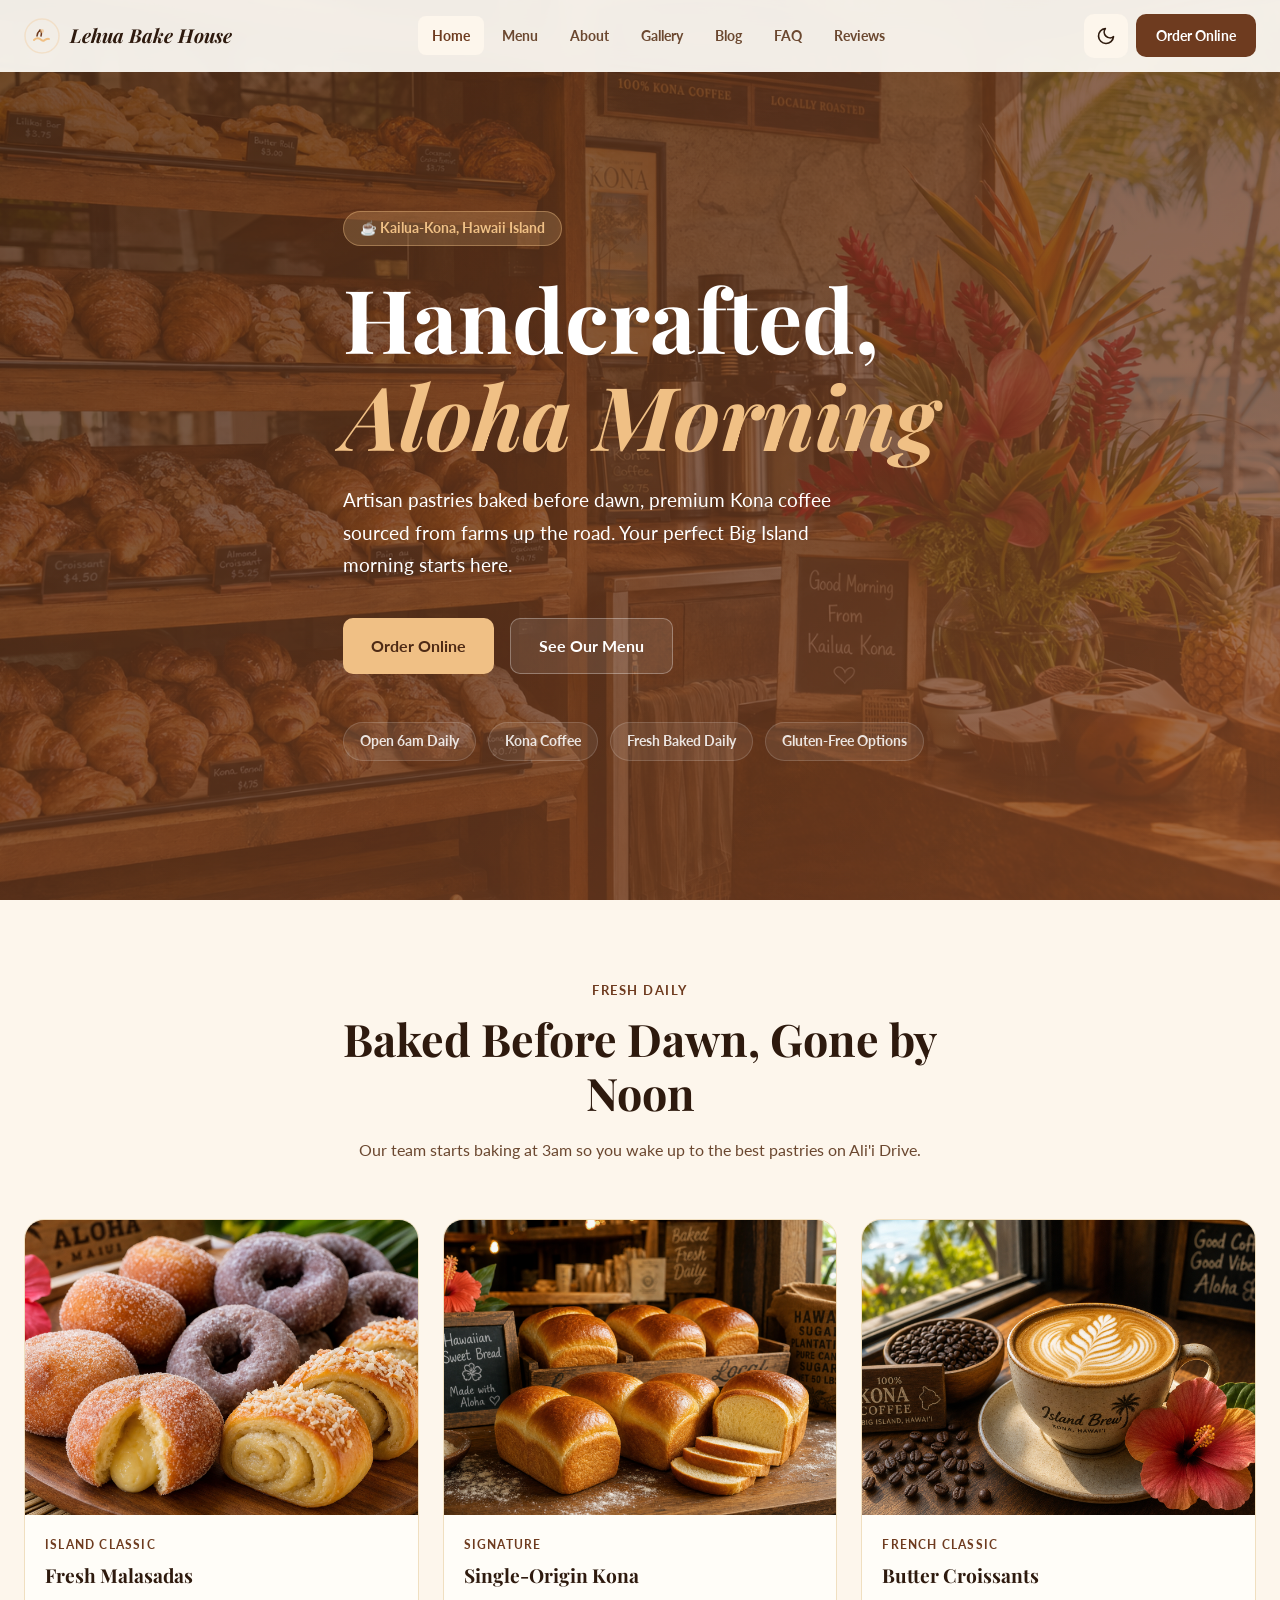
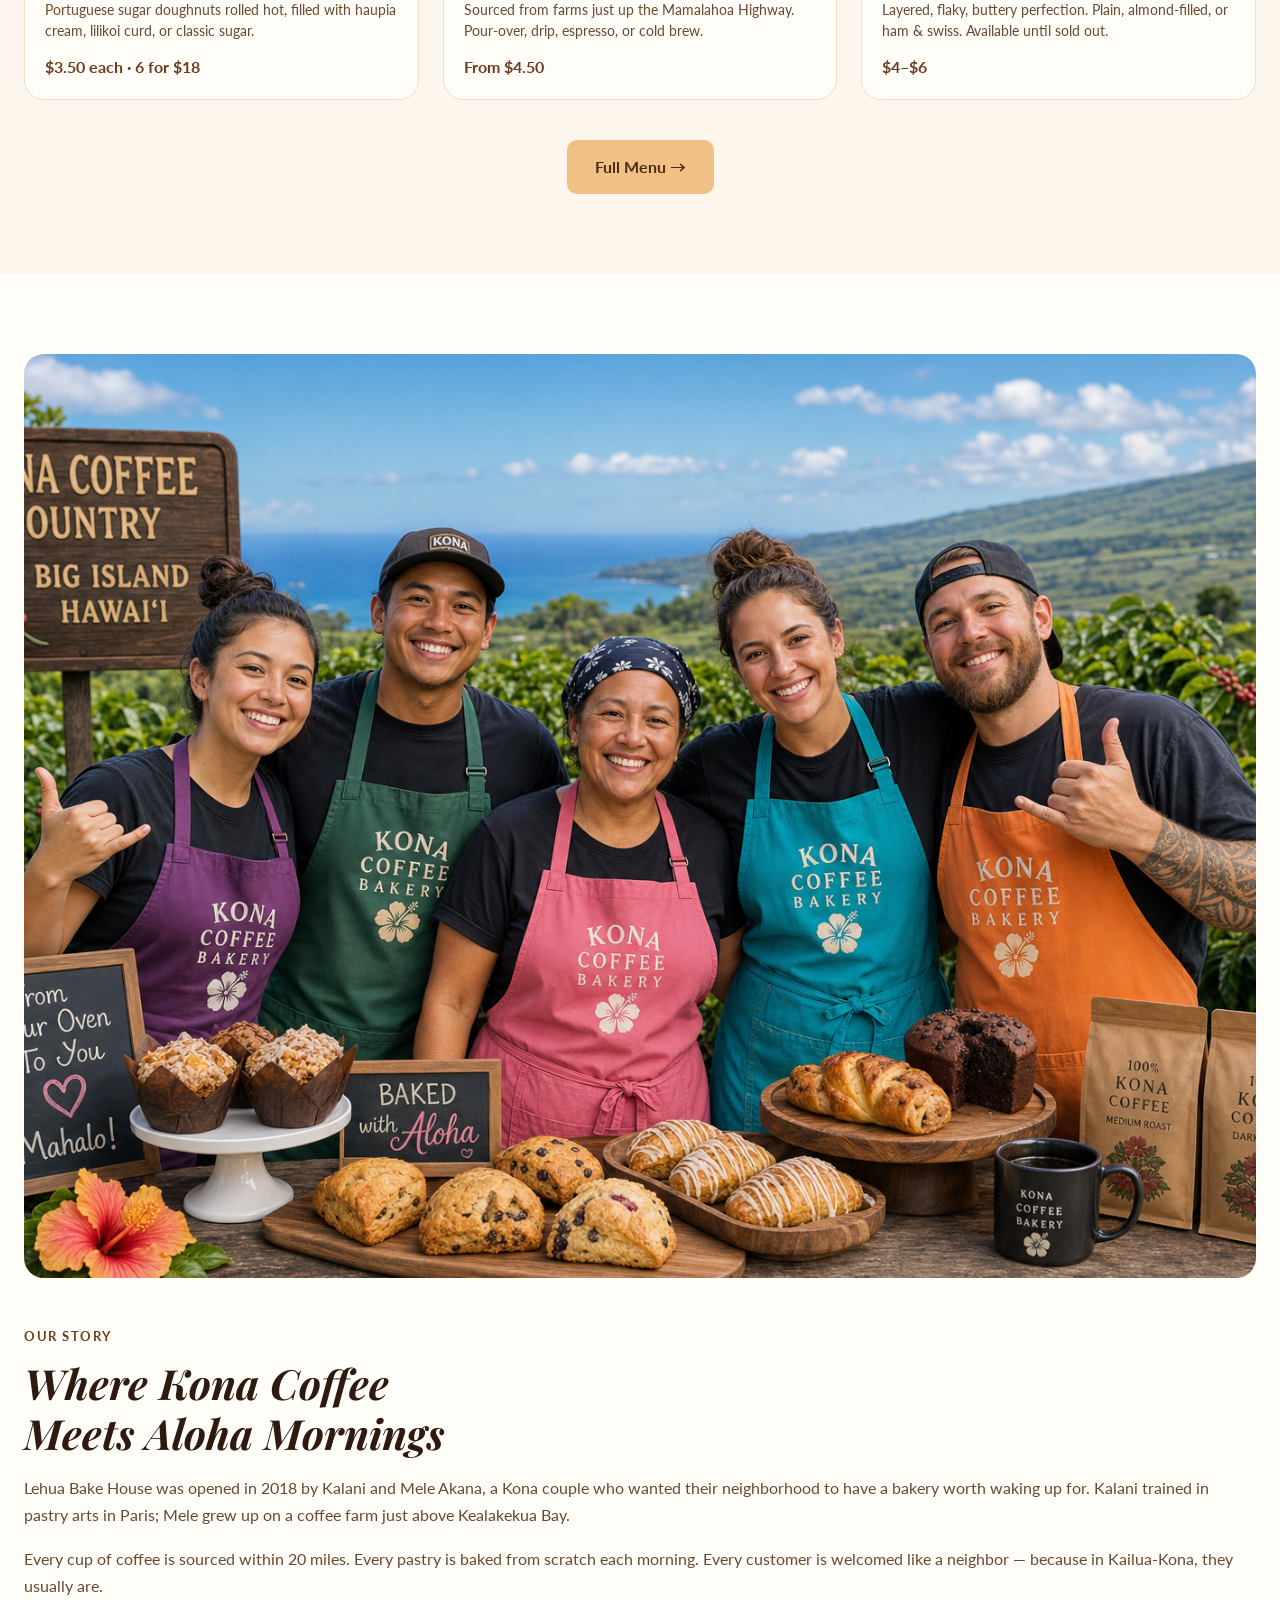
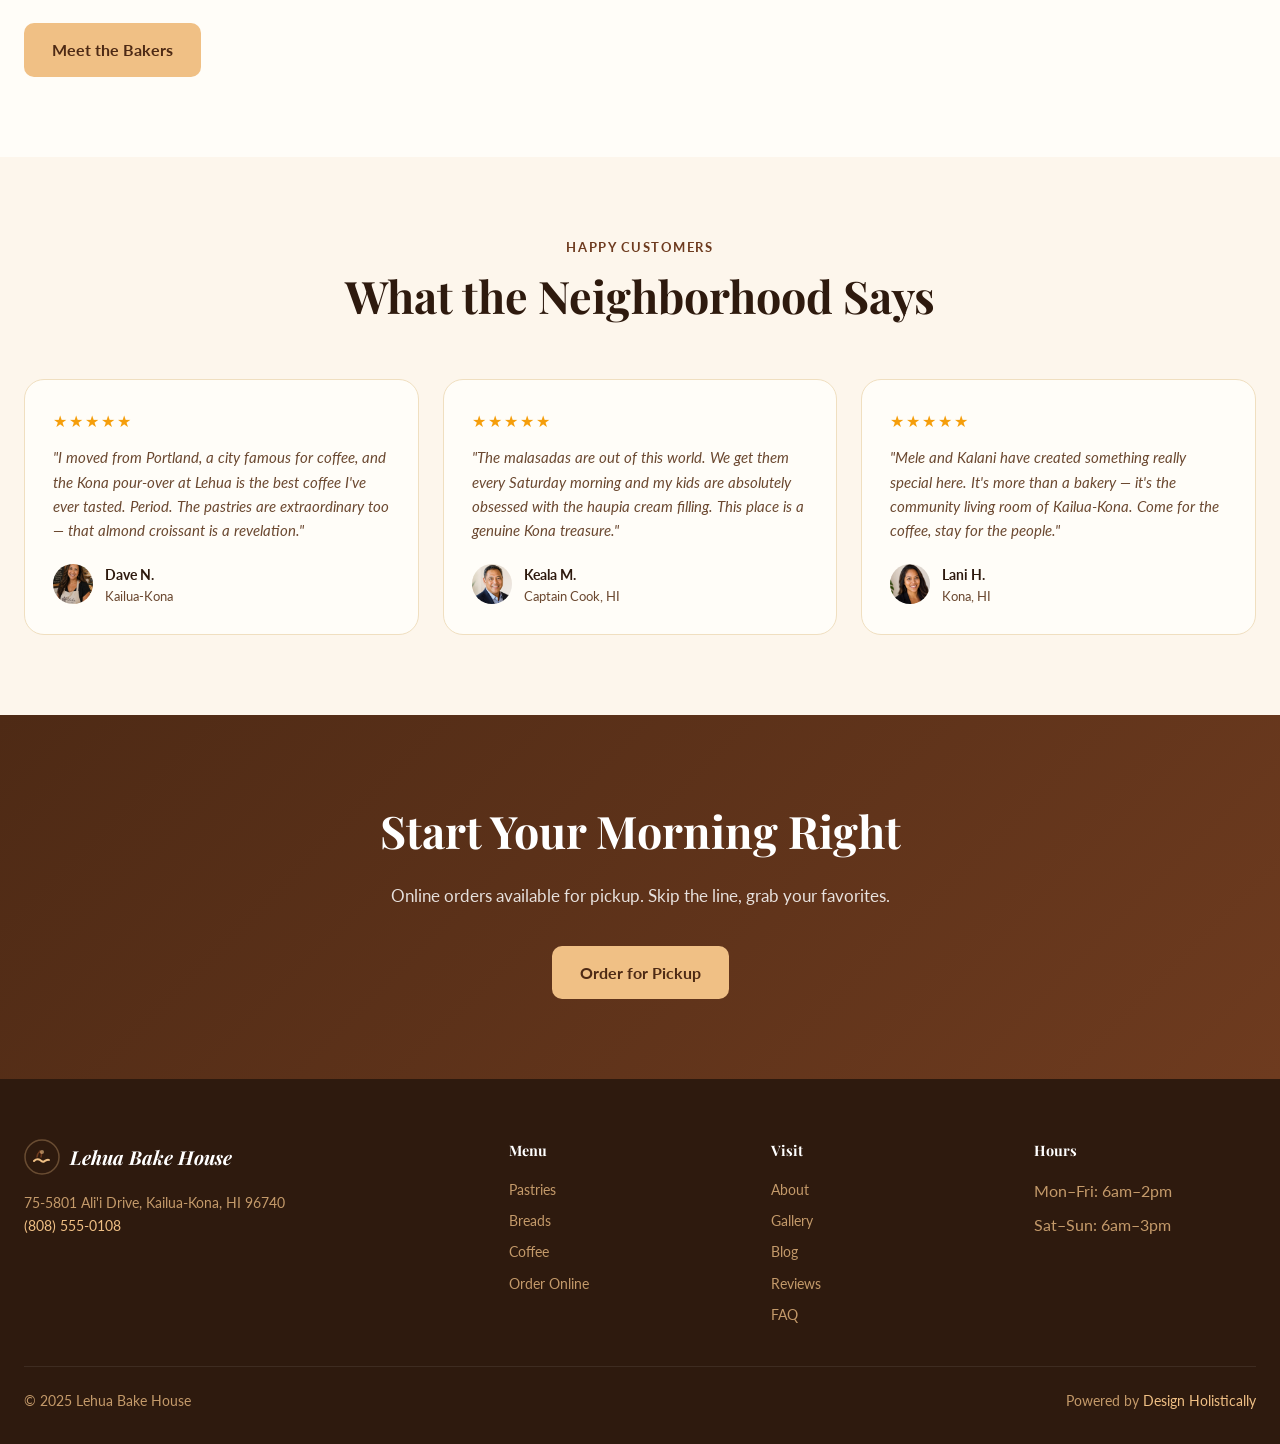
<file: index.html>
<!DOCTYPE html>
<html lang="en" data-theme="light">
<head>
<meta charset="UTF-8"><meta name="viewport" content="width=device-width, initial-scale=1.0">
<title>Lehua Bake House — Handcrafted Pastries & Kona Coffee | Kailua-Kona, HI</title>
<meta name="description" content="Artisan bakery and Kona coffee in Kailua-Kona, Hawaii Island. Fresh pastries, breads, cakes, and the best Kona coffee on Ali'i Drive.">
<meta property="og:title" content="Lehua Bake House — Handcrafted pastries, Kona coffee, aloha mornings">
<meta property="og:image" content="images/hero.png">
<link rel="stylesheet" href="css/style.css">
<script type="application/ld+json">
{"@context":"https://schema.org","@type":"Bakery","name":"Lehua Bake House","telephone":"(808) 555-0108","address":{"@type":"PostalAddress","streetAddress":"75-5801 Ali'i Drive","addressLocality":"Kailua-Kona","addressRegion":"HI","postalCode":"96740","addressCountry":"US"},"openingHours":"Mo-Fr 06:00-14:00 Sa-Su 06:00-15:00","servesCuisine":"Bakery, Coffee","priceRange":"$"}
</script>
  <link rel="icon" type="image/x-icon" href="images/favicon.ico">
  <link rel="icon" type="image/png" sizes="32x32" href="images/favicon-32x32.png">
  <link rel="icon" type="image/png" sizes="16x16" href="images/favicon-16x16.png">
  <link rel="apple-touch-icon" sizes="180x180" href="images/apple-touch-icon.png">
</head>
<body>
<header class="header"><div class="header-inner">
<a href="index.html" class="logo"><svg viewBox="0 0 36 36" fill="none" width="36" height="36"><circle cx="18" cy="18" r="17" stroke="var(--accent)" stroke-width="1.5" opacity="0.3"/><path d="M10 22c1.5-1.5 3-2 5-1.5s3 3 5 2 3.5-2.5 5-1.5" stroke="#F0C085" stroke-width="2" stroke-linecap="round" fill="none"/><path d="M13 18c0-3 2-5 3-6 1 1 2 3 1 6" stroke="#6E3B1F" stroke-width="1.5" fill="none" stroke-linecap="round"/><circle cx="18" cy="13" r="2" fill="#F0C085" opacity="0.6"/></svg>Lehua Bake House</a>
<nav class="nav"><a href="index.html" class="active">Home</a><a href="services.html" >Menu</a><a href="about.html" >About</a><a href="gallery.html" >Gallery</a><a href="blog.html" >Blog</a><a href="faq.html" >FAQ</a><a href="reviews.html" >Reviews</a></nav>
<div class="header-actions"><button id="themeToggle" class="btn-theme" aria-label="Toggle dark mode"></button><a href="booking.html" class="btn-order">Order Online</a><button id="hamburger" class="btn-hamburger" aria-label="Open menu" aria-expanded="false"><span></span><span></span><span></span></button></div>
</div></header>
<nav id="mobileNav" class="mobile-nav"><a href="index.html">Home</a><a href="services.html">Menu</a><a href="about.html">About</a><a href="gallery.html">Gallery</a><a href="blog.html">Blog</a><a href="faq.html">FAQ</a><a href="reviews.html">Reviews</a><a href="booking.html">Order Online</a><a href="admin.html">Admin</a></nav>
<section class="hero"><div class="hero-bg"><img src="images/hero.png" alt="Fresh pastries" loading="eager"></div>
<div class="hero-content">
<div class="hero-badge">☕ Kailua-Kona, Hawaii Island</div>
<h1>Handcrafted,<br><em>Aloha Morning</em></h1>
<p>Artisan pastries baked before dawn, premium Kona coffee sourced from farms up the road. Your perfect Big Island morning starts here.</p>
<div class="hero-actions"><a href="booking.html" class="btn-primary">Order Online</a><a href="services.html" class="btn-secondary">See Our Menu</a></div>
<div class="hero-badges"><div class="hero-badge-item">Open 6am Daily</div><div class="hero-badge-item">Kona Coffee</div><div class="hero-badge-item">Fresh Baked Daily</div><div class="hero-badge-item">Gluten-Free Options</div></div>
</div></section>

<section class="section section-alt"><div class="container">
<div class="section-header fade-up"><span class="section-label">Fresh Daily</span><h2>Baked Before Dawn, Gone by Noon</h2><p>Our team starts baking at 3am so you wake up to the best pastries on Ali'i Drive.</p></div>
<div class="menu-grid">
<div class="menu-card fade-up"><div class="menu-card-img"><img src="images/service-pastries.png" alt="Malasadas" loading="lazy"></div><div class="menu-card-body"><span class="menu-tag">Island Classic</span><h3>Fresh Malasadas</h3><p>Portuguese sugar doughnuts rolled hot, filled with haupia cream, lilikoi curd, or classic sugar.</p><div class="menu-price">$3.50 each · 6 for $18</div></div></div>
<div class="menu-card fade-up"><div class="menu-card-img"><img src="images/service-bread.png" alt="Kona Coffee" loading="lazy"></div><div class="menu-card-body"><span class="menu-tag">Signature</span><h3>Single-Origin Kona</h3><p>Sourced from farms just up the Mamalahoa Highway. Pour-over, drip, espresso, or cold brew.</p><div class="menu-price">From $4.50</div></div></div>
<div class="menu-card fade-up"><div class="menu-card-img"><img src="images/service-coffee.png" alt="Croissants" loading="lazy"></div><div class="menu-card-body"><span class="menu-tag">French Classic</span><h3>Butter Croissants</h3><p>Layered, flaky, buttery perfection. Plain, almond-filled, or ham & swiss. Available until sold out.</p><div class="menu-price">$4–$6</div></div></div>
</div>
<div style="text-align:center;margin-top:40px;"><a href="services.html" class="btn-primary" style="display:inline-flex;">Full Menu →</a></div>
</div></section>

<section class="section"><div class="container"><div style="display:grid;grid-template-columns:1fr;gap:48px;align-items:center;" class="about-grid">
<div style="border-radius:20px;overflow:hidden;aspect-ratio:4/3;"><img src="images/about.png" alt="Lehua Bake House interior" loading="lazy" style="width:100%;height:100%;object-fit:cover;"></div>
<div class="fade-up"><span class="section-label">Our Story</span><h2 style="font-family:var(--font-display);font-size:clamp(1.8rem,4vw,2.6rem);line-height:1.2;margin-bottom:16px;font-style:italic;">Where Kona Coffee<br>Meets Aloha Mornings</h2>
<p style="color:var(--text-muted);line-height:1.7;margin-bottom:16px;">Lehua Bake House was opened in 2018 by Kalani and Mele Akana, a Kona couple who wanted their neighborhood to have a bakery worth waking up for. Kalani trained in pastry arts in Paris; Mele grew up on a coffee farm just above Kealakekua Bay.</p>
<p style="color:var(--text-muted);line-height:1.7;margin-bottom:24px;">Every cup of coffee is sourced within 20 miles. Every pastry is baked from scratch each morning. Every customer is welcomed like a neighbor — because in Kailua-Kona, they usually are.</p>
<a href="about.html" class="btn-primary" style="display:inline-flex;">Meet the Bakers</a></div>
</div></div></section>

<section class="section section-alt"><div class="container">
<div class="section-header fade-up"><span class="section-label">Happy Customers</span><h2>What the Neighborhood Says</h2></div>
<div class="testimonials-grid">
<div class="testimonial-card fade-up"><div class="stars">★★★★★</div><p>"I moved from Portland, a city famous for coffee, and the Kona pour-over at Lehua is the best coffee I've ever tasted. Period. The pastries are extraordinary too — that almond croissant is a revelation."</p><div class="reviewer"><div class="reviewer-avatar"><img src="images/avatar-1.png" alt="Dave N." loading="lazy"></div><div><div class="reviewer-name">Dave N.</div><div class="reviewer-location">Kailua-Kona</div></div></div></div>
<div class="testimonial-card fade-up"><div class="stars">★★★★★</div><p>"The malasadas are out of this world. We get them every Saturday morning and my kids are absolutely obsessed with the haupia cream filling. This place is a genuine Kona treasure."</p><div class="reviewer"><div class="reviewer-avatar"><img src="images/avatar-2.png" alt="Keala M." loading="lazy"></div><div><div class="reviewer-name">Keala M.</div><div class="reviewer-location">Captain Cook, HI</div></div></div></div>
<div class="testimonial-card fade-up"><div class="stars">★★★★★</div><p>"Mele and Kalani have created something really special here. It's more than a bakery — it's the community living room of Kailua-Kona. Come for the coffee, stay for the people."</p><div class="reviewer"><div class="reviewer-avatar"><img src="images/avatar-3.png" alt="Lani H." loading="lazy"></div><div><div class="reviewer-name">Lani H.</div><div class="reviewer-location">Kona, HI</div></div></div></div>
</div></div></section>

<section class="cta-section"><div class="container"><h2>Start Your Morning Right</h2><p>Online orders available for pickup. Skip the line, grab your favorites.</p><a href="booking.html" class="btn-primary">Order for Pickup</a></div></section>
<footer class="footer"><div class="footer-grid">
<div class="footer-brand"><div class="logo" style="color:white;"><svg viewBox="0 0 36 36" fill="none" width="36" height="36"><circle cx="18" cy="18" r="17" stroke="var(--accent)" stroke-width="1.5" opacity="0.3"/><path d="M10 22c1.5-1.5 3-2 5-1.5s3 3 5 2 3.5-2.5 5-1.5" stroke="#F0C085" stroke-width="2" stroke-linecap="round" fill="none"/><path d="M13 18c0-3 2-5 3-6 1 1 2 3 1 6" stroke="#6E3B1F" stroke-width="1.5" fill="none" stroke-linecap="round"/><circle cx="18" cy="13" r="2" fill="#F0C085" opacity="0.6"/></svg>Lehua Bake House</div>
<p>75-5801 Ali'i Drive, Kailua-Kona, HI 96740<br><a href="tel:+18085550108" style="color:var(--accent);">(808) 555-0108</a></p></div>
<div><h4>Menu</h4><div class="footer-links"><a href="services.html">Pastries</a><a href="services.html">Breads</a><a href="services.html">Coffee</a><a href="booking.html">Order Online</a></div></div>
<div><h4>Visit</h4><div class="footer-links"><a href="about.html">About</a><a href="gallery.html">Gallery</a><a href="blog.html">Blog</a><a href="reviews.html">Reviews</a><a href="faq.html">FAQ</a></div></div>
<div><h4>Hours</h4><div class="footer-links"><span style="color:var(--gray-400);">Mon–Fri: 6am–2pm</span><span style="color:var(--gray-400);">Sat–Sun: 6am–3pm</span></div></div>
</div><div class="footer-bottom"><p>© 2025 Lehua Bake House</p><p>Powered by <a href="https://designholistically.com" target="_blank" rel="noopener">Design Holistically</a></p></div></footer>
<button id="backToTop" class="back-to-top" aria-label="Back to top"><svg width="20" height="20" viewBox="0 0 24 24" fill="none" stroke="currentColor" stroke-width="2"><polyline points="18 15 12 9 6 15"/></svg></button>
<script src="js/main.js"></script>
</body></html>
</file>
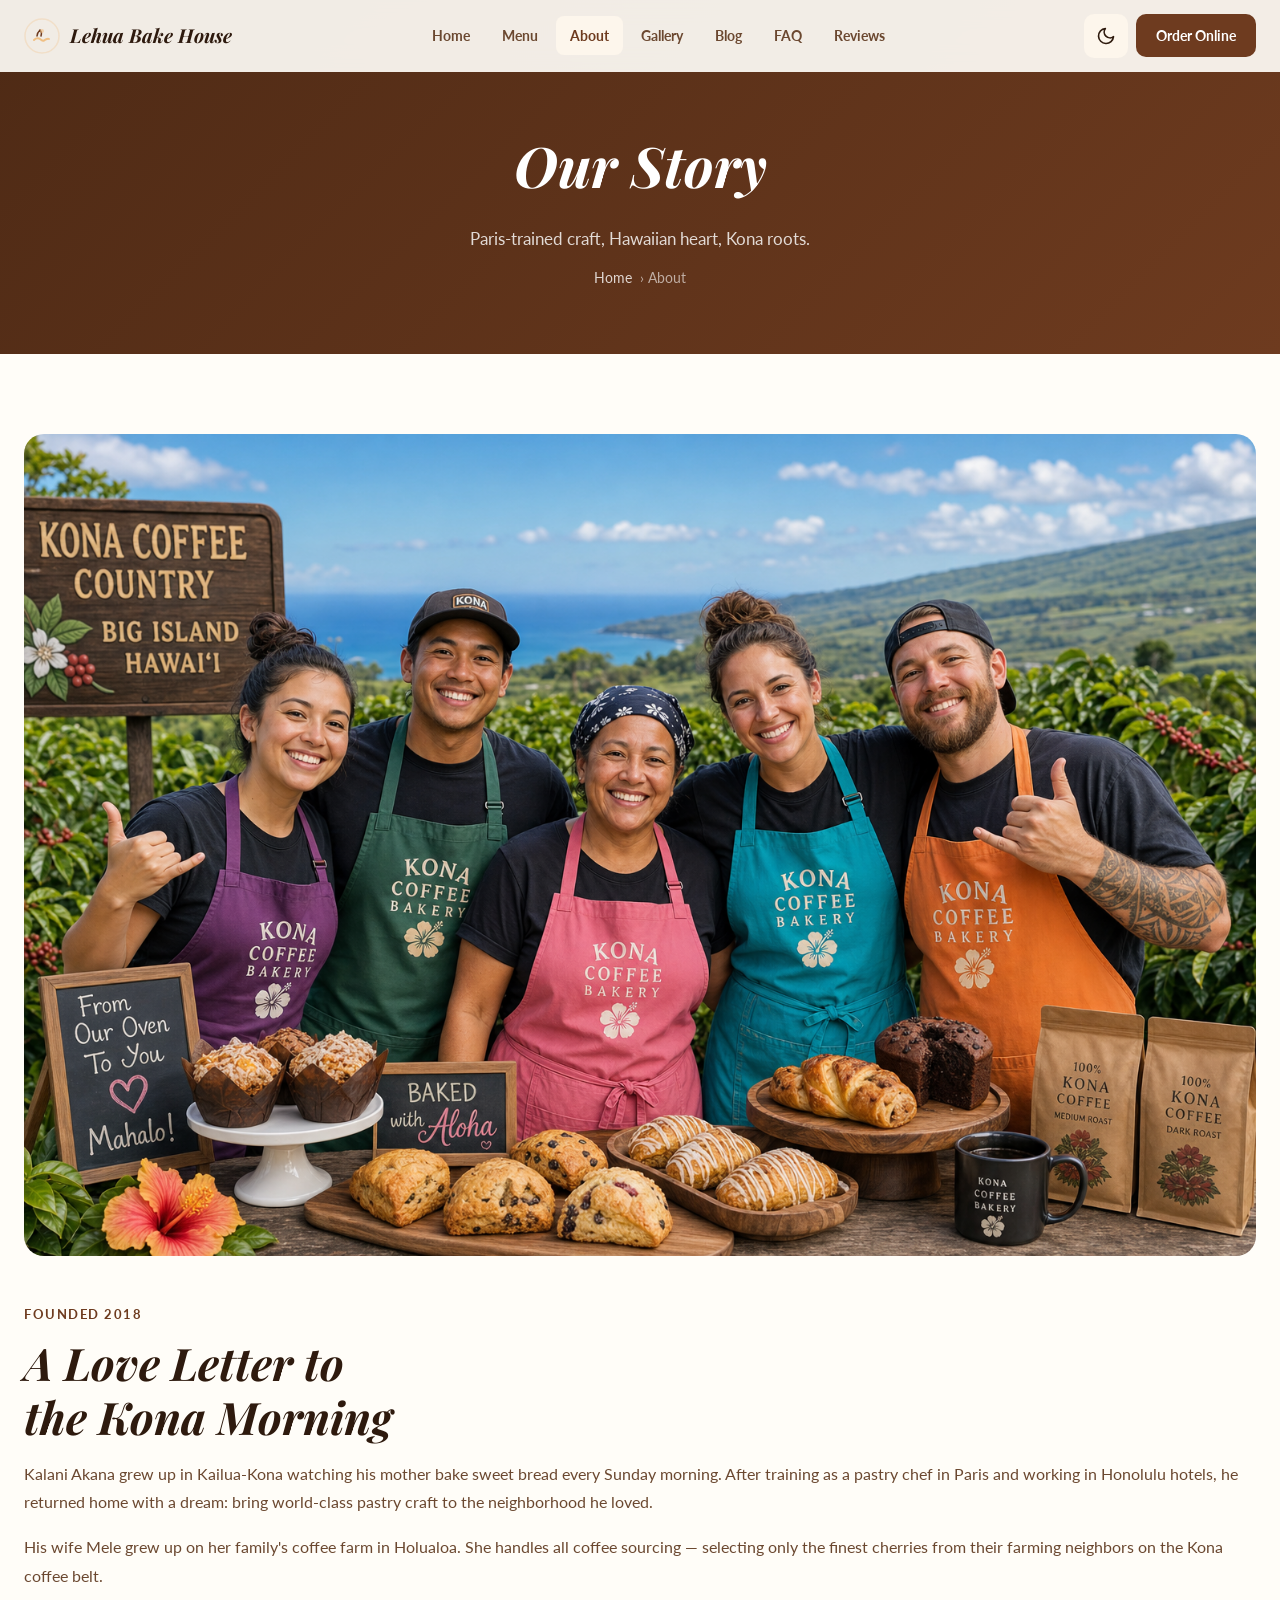
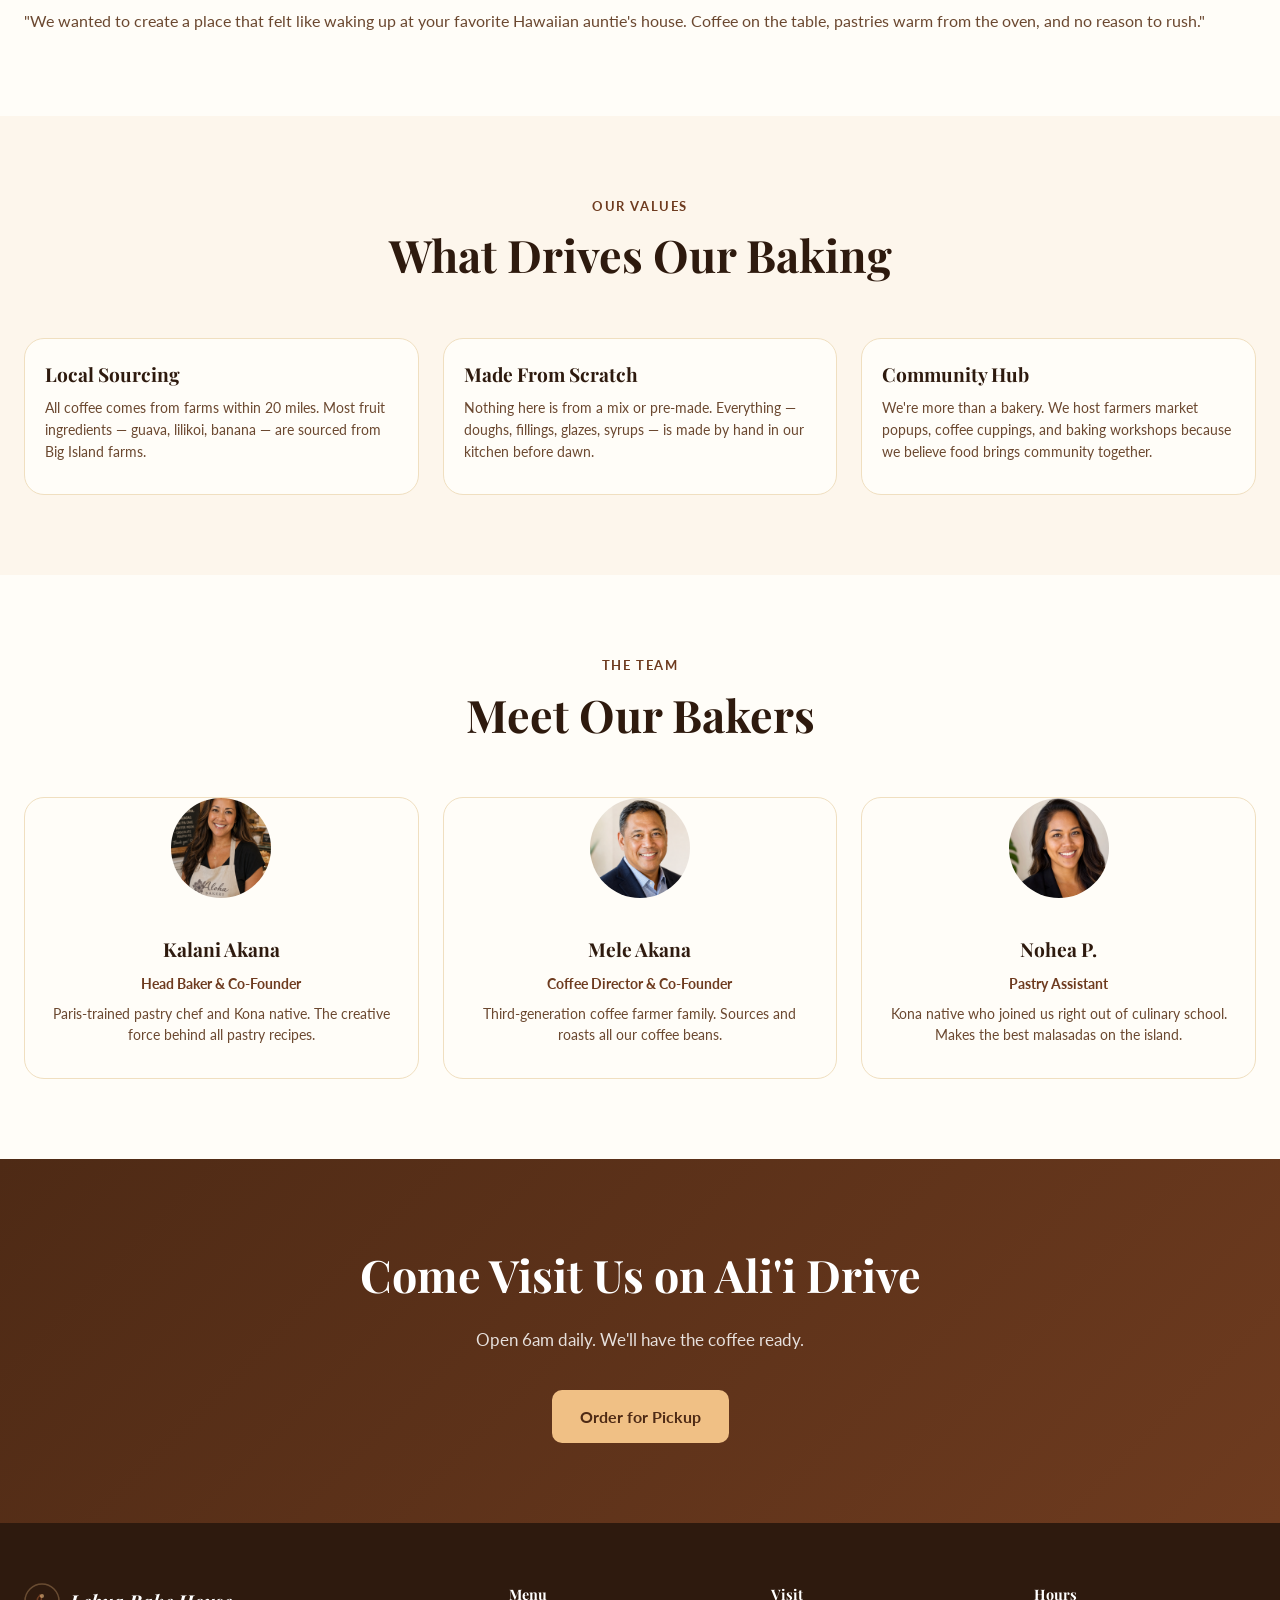
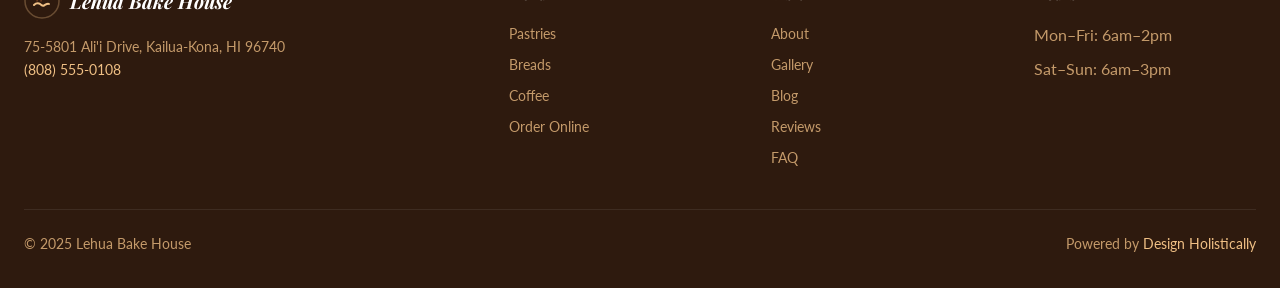
<file: about.html>
<!DOCTYPE html>
<html lang="en" data-theme="light">
<head>
<meta charset="UTF-8"><meta name="viewport" content="width=device-width, initial-scale=1.0">
<title>About — Lehua Bake House | Kailua-Kona</title>
<meta name="description" content="The story behind Lehua Bake House — a Kona couple, Paris-trained pastry, and farm-to-cup coffee.">
<meta property="og:title" content="About — Lehua Bake House | Kailua-Kona">
<link rel="stylesheet" href="css/style.css">
  <link rel="icon" type="image/x-icon" href="images/favicon.ico">
  <link rel="icon" type="image/png" sizes="32x32" href="images/favicon-32x32.png">
  <link rel="icon" type="image/png" sizes="16x16" href="images/favicon-16x16.png">
  <link rel="apple-touch-icon" sizes="180x180" href="images/apple-touch-icon.png">
</head>
<body>
<header class="header"><div class="header-inner">
<a href="index.html" class="logo"><svg viewBox="0 0 36 36" fill="none" width="36" height="36"><circle cx="18" cy="18" r="17" stroke="var(--accent)" stroke-width="1.5" opacity="0.3"/><path d="M10 22c1.5-1.5 3-2 5-1.5s3 3 5 2 3.5-2.5 5-1.5" stroke="#F0C085" stroke-width="2" stroke-linecap="round" fill="none"/><path d="M13 18c0-3 2-5 3-6 1 1 2 3 1 6" stroke="#6E3B1F" stroke-width="1.5" fill="none" stroke-linecap="round"/><circle cx="18" cy="13" r="2" fill="#F0C085" opacity="0.6"/></svg>Lehua Bake House</a>
<nav class="nav"><a href="index.html" >Home</a><a href="services.html" >Menu</a><a href="about.html" class="active">About</a><a href="gallery.html" >Gallery</a><a href="blog.html" >Blog</a><a href="faq.html" >FAQ</a><a href="reviews.html" >Reviews</a></nav>
<div class="header-actions"><button id="themeToggle" class="btn-theme" aria-label="Toggle dark mode"></button><a href="booking.html" class="btn-order">Order Online</a><button id="hamburger" class="btn-hamburger" aria-label="Open menu" aria-expanded="false"><span></span><span></span><span></span></button></div>
</div></header>
<nav id="mobileNav" class="mobile-nav"><a href="index.html">Home</a><a href="services.html">Menu</a><a href="about.html">About</a><a href="gallery.html">Gallery</a><a href="blog.html">Blog</a><a href="faq.html">FAQ</a><a href="reviews.html">Reviews</a><a href="booking.html">Order Online</a><a href="admin.html">Admin</a></nav>
<div class="page-hero"><h1>Our Story</h1><p>Paris-trained craft, Hawaiian heart, Kona roots.</p><div class="breadcrumb"><a href="index.html">Home</a> › About</div></div>
<section class="section"><div class="container">
<div style="display:grid;grid-template-columns:1fr;gap:48px;align-items:center;max-width:1280px;margin:0 auto;">
<div class="fade-up"><img src="images/about.png" alt="Lehua Bake House founders" style="border-radius:20px;"></div>
<div class="fade-up"><span class="section-label">Founded 2018</span><h2 style="font-family:var(--font-display);font-size:clamp(2rem,4vw,2.8rem);line-height:1.2;margin-bottom:16px;font-style:italic;">A Love Letter to<br>the Kona Morning</h2>
<p style="color:var(--text-muted);line-height:1.8;margin-bottom:16px;">Kalani Akana grew up in Kailua-Kona watching his mother bake sweet bread every Sunday morning. After training as a pastry chef in Paris and working in Honolulu hotels, he returned home with a dream: bring world-class pastry craft to the neighborhood he loved.</p>
<p style="color:var(--text-muted);line-height:1.8;margin-bottom:16px;">His wife Mele grew up on her family's coffee farm in Holualoa. She handles all coffee sourcing — selecting only the finest cherries from their farming neighbors on the Kona coffee belt.</p>
<p style="color:var(--text-muted);line-height:1.8;">"We wanted to create a place that felt like waking up at your favorite Hawaiian auntie's house. Coffee on the table, pastries warm from the oven, and no reason to rush."</p>
</div></div>
</div></section>
<section class="section section-alt"><div class="container">
<div class="section-header fade-up"><span class="section-label">Our Values</span><h2>What Drives Our Baking</h2></div>
<div class="menu-grid">
<div class="menu-card fade-up"><div class="menu-card-body"><h3 style="font-family:var(--font-display);">Local Sourcing</h3><p style="color:var(--text-muted);">All coffee comes from farms within 20 miles. Most fruit ingredients — guava, lilikoi, banana — are sourced from Big Island farms.</p></div></div>
<div class="menu-card fade-up"><div class="menu-card-body"><h3 style="font-family:var(--font-display);">Made From Scratch</h3><p style="color:var(--text-muted);">Nothing here is from a mix or pre-made. Everything — doughs, fillings, glazes, syrups — is made by hand in our kitchen before dawn.</p></div></div>
<div class="menu-card fade-up"><div class="menu-card-body"><h3 style="font-family:var(--font-display);">Community Hub</h3><p style="color:var(--text-muted);">We're more than a bakery. We host farmers market popups, coffee cuppings, and baking workshops because we believe food brings community together.</p></div></div>
</div>
</div></section>
<section class="section"><div class="container">
<div class="section-header fade-up"><span class="section-label">The Team</span><h2>Meet Our Bakers</h2></div>
<div class="menu-grid">
<div class="menu-card fade-up" style="text-align:center;"><img src="images/avatar-1.png" alt="Kalani Akana" style="width:100px;height:100px;border-radius:50%;object-fit:cover;margin:0 auto 16px;"><div class="menu-card-body"><h3 style="font-family:var(--font-display);text-align:center;">Kalani Akana</h3><p style="color:var(--primary);font-weight:700;text-align:center;margin-bottom:8px;">Head Baker & Co-Founder</p><p style="color:var(--text-muted);text-align:center;">Paris-trained pastry chef and Kona native. The creative force behind all pastry recipes.</p></div></div>
<div class="menu-card fade-up" style="text-align:center;"><img src="images/avatar-2.png" alt="Mele Akana" style="width:100px;height:100px;border-radius:50%;object-fit:cover;margin:0 auto 16px;"><div class="menu-card-body"><h3 style="font-family:var(--font-display);text-align:center;">Mele Akana</h3><p style="color:var(--primary);font-weight:700;text-align:center;margin-bottom:8px;">Coffee Director & Co-Founder</p><p style="color:var(--text-muted);text-align:center;">Third-generation coffee farmer family. Sources and roasts all our coffee beans.</p></div></div>
<div class="menu-card fade-up" style="text-align:center;"><img src="images/avatar-3.png" alt="Nohea P." style="width:100px;height:100px;border-radius:50%;object-fit:cover;margin:0 auto 16px;"><div class="menu-card-body"><h3 style="font-family:var(--font-display);text-align:center;">Nohea P.</h3><p style="color:var(--primary);font-weight:700;text-align:center;margin-bottom:8px;">Pastry Assistant</p><p style="color:var(--text-muted);text-align:center;">Kona native who joined us right out of culinary school. Makes the best malasadas on the island.</p></div></div>
</div></div></section>
<section class="cta-section"><div class="container"><h2>Come Visit Us on Ali'i Drive</h2><p>Open 6am daily. We'll have the coffee ready.</p><a href="booking.html" class="btn-primary">Order for Pickup</a></div></section>
<footer class="footer"><div class="footer-grid">
<div class="footer-brand"><div class="logo" style="color:white;"><svg viewBox="0 0 36 36" fill="none" width="36" height="36"><circle cx="18" cy="18" r="17" stroke="var(--accent)" stroke-width="1.5" opacity="0.3"/><path d="M10 22c1.5-1.5 3-2 5-1.5s3 3 5 2 3.5-2.5 5-1.5" stroke="#F0C085" stroke-width="2" stroke-linecap="round" fill="none"/><path d="M13 18c0-3 2-5 3-6 1 1 2 3 1 6" stroke="#6E3B1F" stroke-width="1.5" fill="none" stroke-linecap="round"/><circle cx="18" cy="13" r="2" fill="#F0C085" opacity="0.6"/></svg>Lehua Bake House</div>
<p>75-5801 Ali'i Drive, Kailua-Kona, HI 96740<br><a href="tel:+18085550108" style="color:var(--accent);">(808) 555-0108</a></p></div>
<div><h4>Menu</h4><div class="footer-links"><a href="services.html">Pastries</a><a href="services.html">Breads</a><a href="services.html">Coffee</a><a href="booking.html">Order Online</a></div></div>
<div><h4>Visit</h4><div class="footer-links"><a href="about.html">About</a><a href="gallery.html">Gallery</a><a href="blog.html">Blog</a><a href="reviews.html">Reviews</a><a href="faq.html">FAQ</a></div></div>
<div><h4>Hours</h4><div class="footer-links"><span style="color:var(--gray-400);">Mon–Fri: 6am–2pm</span><span style="color:var(--gray-400);">Sat–Sun: 6am–3pm</span></div></div>
</div><div class="footer-bottom"><p>© 2025 Lehua Bake House</p><p>Powered by <a href="https://designholistically.com" target="_blank" rel="noopener">Design Holistically</a></p></div></footer>
<button id="backToTop" class="back-to-top" aria-label="Back to top"><svg width="20" height="20" viewBox="0 0 24 24" fill="none" stroke="currentColor" stroke-width="2"><polyline points="18 15 12 9 6 15"/></svg></button>
<script src="js/main.js"></script>
</body>
</html>
</file>
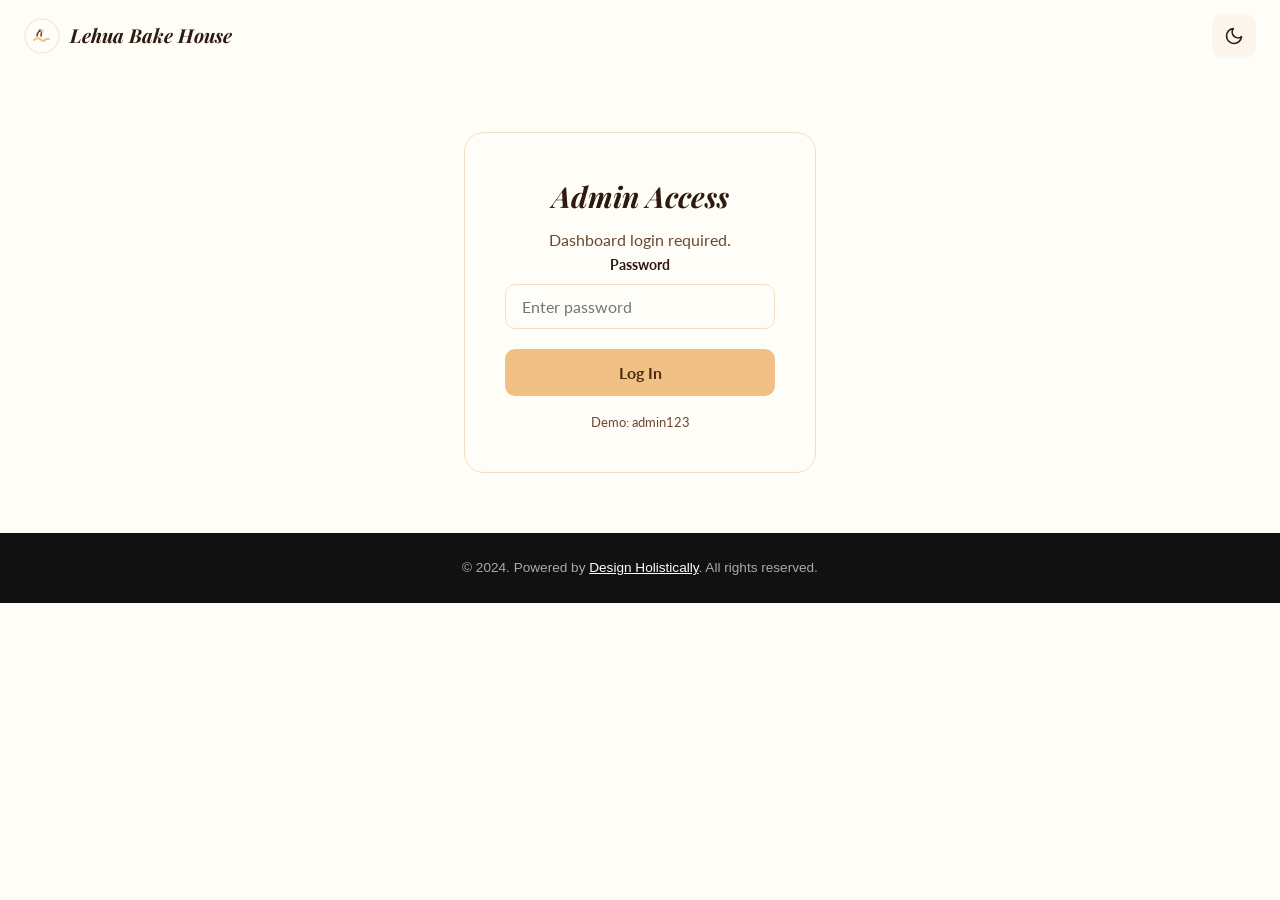
<file: admin.html>
<!DOCTYPE html><html lang="en" data-theme="light"><head><meta charset="UTF-8"><meta name="viewport" content="width=device-width, initial-scale=1.0"><title>Admin — Lehua Bake House</title><meta name="robots" content="noindex,nofollow"><link rel="stylesheet" href="css/style.css">  <link rel="icon" type="image/x-icon" href="images/favicon.ico">
  <link rel="icon" type="image/png" sizes="32x32" href="images/favicon-32x32.png">
  <link rel="icon" type="image/png" sizes="16x16" href="images/favicon-16x16.png">
  <link rel="apple-touch-icon" sizes="180x180" href="images/apple-touch-icon.png">
</head><body>
<header class="header"><div class="header-inner"><a href="index.html" class="logo"><svg viewBox="0 0 36 36" fill="none" width="36" height="36"><circle cx="18" cy="18" r="17" stroke="var(--accent)" stroke-width="1.5" opacity="0.3"/><path d="M10 22c1.5-1.5 3-2 5-1.5s3 3 5 2 3.5-2.5 5-1.5" stroke="#F0C085" stroke-width="2" stroke-linecap="round" fill="none"/><path d="M13 18c0-3 2-5 3-6 1 1 2 3 1 6" stroke="#6E3B1F" stroke-width="1.5" fill="none" stroke-linecap="round"/><circle cx="18" cy="13" r="2" fill="#F0C085" opacity="0.6"/></svg>Lehua Bake House</a><div class="header-actions"><button id="themeToggle" class="btn-theme" aria-label="Toggle dark mode"></button></div></div></header>
<div id="loginSection" style="padding-top:var(--header-h);"><div class="admin-login"><div class="admin-login-card">
<h2 style="font-style:italic;">Admin Access</h2><p style="color:var(--text-muted);">Dashboard login required.</p>
<form id="adminLoginForm"><div class="form-group"><label>Password</label><input type="password" id="adminPassword" placeholder="Enter password" required></div><p id="loginError" style="color:#e74c3c;font-size:0.85rem;margin-bottom:12px;"></p><button type="submit" class="btn-primary" style="width:100%;justify-content:center;display:flex;">Log In</button></form>
<p style="font-size:0.8rem;color:var(--text-muted);margin-top:16px;">Demo: admin123</p>
</div></div></div>
<div id="dashboardSection" style="display:none;padding-top:var(--header-h);">
<div class="admin-dash">
<div style="display:flex;justify-content:space-between;align-items:center;margin-bottom:32px;flex-wrap:wrap;gap:16px;"><div><h1 style="font-family:var(--font-display);font-size:2rem;font-style:italic;">Bake House Dashboard</h1><p style="color:var(--text-muted);">Lehua Bake House · <span id="dashDate"></span></p></div><button onclick="document.getElementById('dashboardSection').style.display='none';document.getElementById('loginSection').style.display='block';" style="padding:10px 20px;background:var(--gray-100);border-radius:10px;color:var(--text);font-weight:700;cursor:pointer;">Log Out</button></div>
<div class="admin-stats"><div class="stat-card"><div class="stat-val">14</div><div class="stat-label">Pickup Orders</div></div><div class="stat-card"><div class="stat-val">3</div><div class="stat-label">Custom Cake Orders</div></div><div class="stat-card"><div class="stat-val">4</div><div class="stat-label">New Messages</div></div><div class="stat-card"><div class="stat-val">$980</div><div class="stat-label">Today Revenue</div></div></div>
<div style="background:var(--card-bg);border:1px solid var(--border);border-radius:20px;padding:24px;margin-bottom:24px;"><h3 style="font-weight:700;margin-bottom:20px;">Pickup Orders</h3><div style="overflow-x:auto;"><table class="admin-table"><thead><tr><th>Name</th><th>Items</th><th>Pickup Time</th><th>Status</th></tr></thead><tbody>
<tr><td>Dave N.</td><td>Malasadas x6, Pour-Over</td><td>7:00 AM</td><td><span class="status-badge status-confirmed">Ready</span></td></tr>
<tr><td>Keala M.</td><td>Almond Croissant x4</td><td>7:30 AM</td><td><span class="status-badge status-pending">Pending</span></td></tr>
<tr><td>Mark T.</td><td>Mixed Pastry Box, Iced Latte</td><td>9:00 AM</td><td><span class="status-badge status-pending">Pending</span></td></tr>
<tr><td>Emma C.</td><td>GF Muffins x4</td><td>10:00 AM</td><td><span class="status-badge status-pending">Pending</span></td></tr>
</tbody></table></div></div>
<div style="background:var(--card-bg);border:1px solid var(--border);border-radius:20px;padding:24px;"><h3 style="font-weight:700;margin-bottom:20px;">Custom Cake Orders</h3><div style="overflow-x:auto;"><table class="admin-table"><thead><tr><th>Name</th><th>Flavor</th><th>Pickup Date</th><th>Size</th><th>Status</th></tr></thead><tbody>
<tr><td>Sophia R.</td><td>Guava Chiffon</td><td>Jul 5, 2025</td><td>8"</td><td><span class="status-badge status-pending">In Progress</span></td></tr>
<tr><td>Lani H.</td><td>Kona Coffee</td><td>Jul 12, 2025</td><td>10"</td><td><span class="status-badge status-pending">Pending</span></td></tr>
<tr><td>Tom B.</td><td>Haupia Coconut</td><td>Jul 19, 2025</td><td>6"</td><td><span class="status-badge status-pending">Pending</span></td></tr>
</tbody></table></div></div>
</div></div>
<script src="js/main.js"></script>
<script>document.getElementById('dashDate').textContent=new Date().toLocaleDateString('en-US',{weekday:'long',year:'numeric',month:'long',day:'numeric'});</script>

  <!-- Powered by Design Holistically -->
  <footer style="background:#111;color:#aaa;text-align:center;padding:1.5rem;font-size:0.85rem;font-family:sans-serif;">
    <p>&copy; 2024. Powered by <a href="https://designholistically.com" target="_blank" rel="noopener" style="color:#fff;text-decoration:underline;">Design Holistically</a>. All rights reserved.</p>
  </footer>

</body></html>
</file>
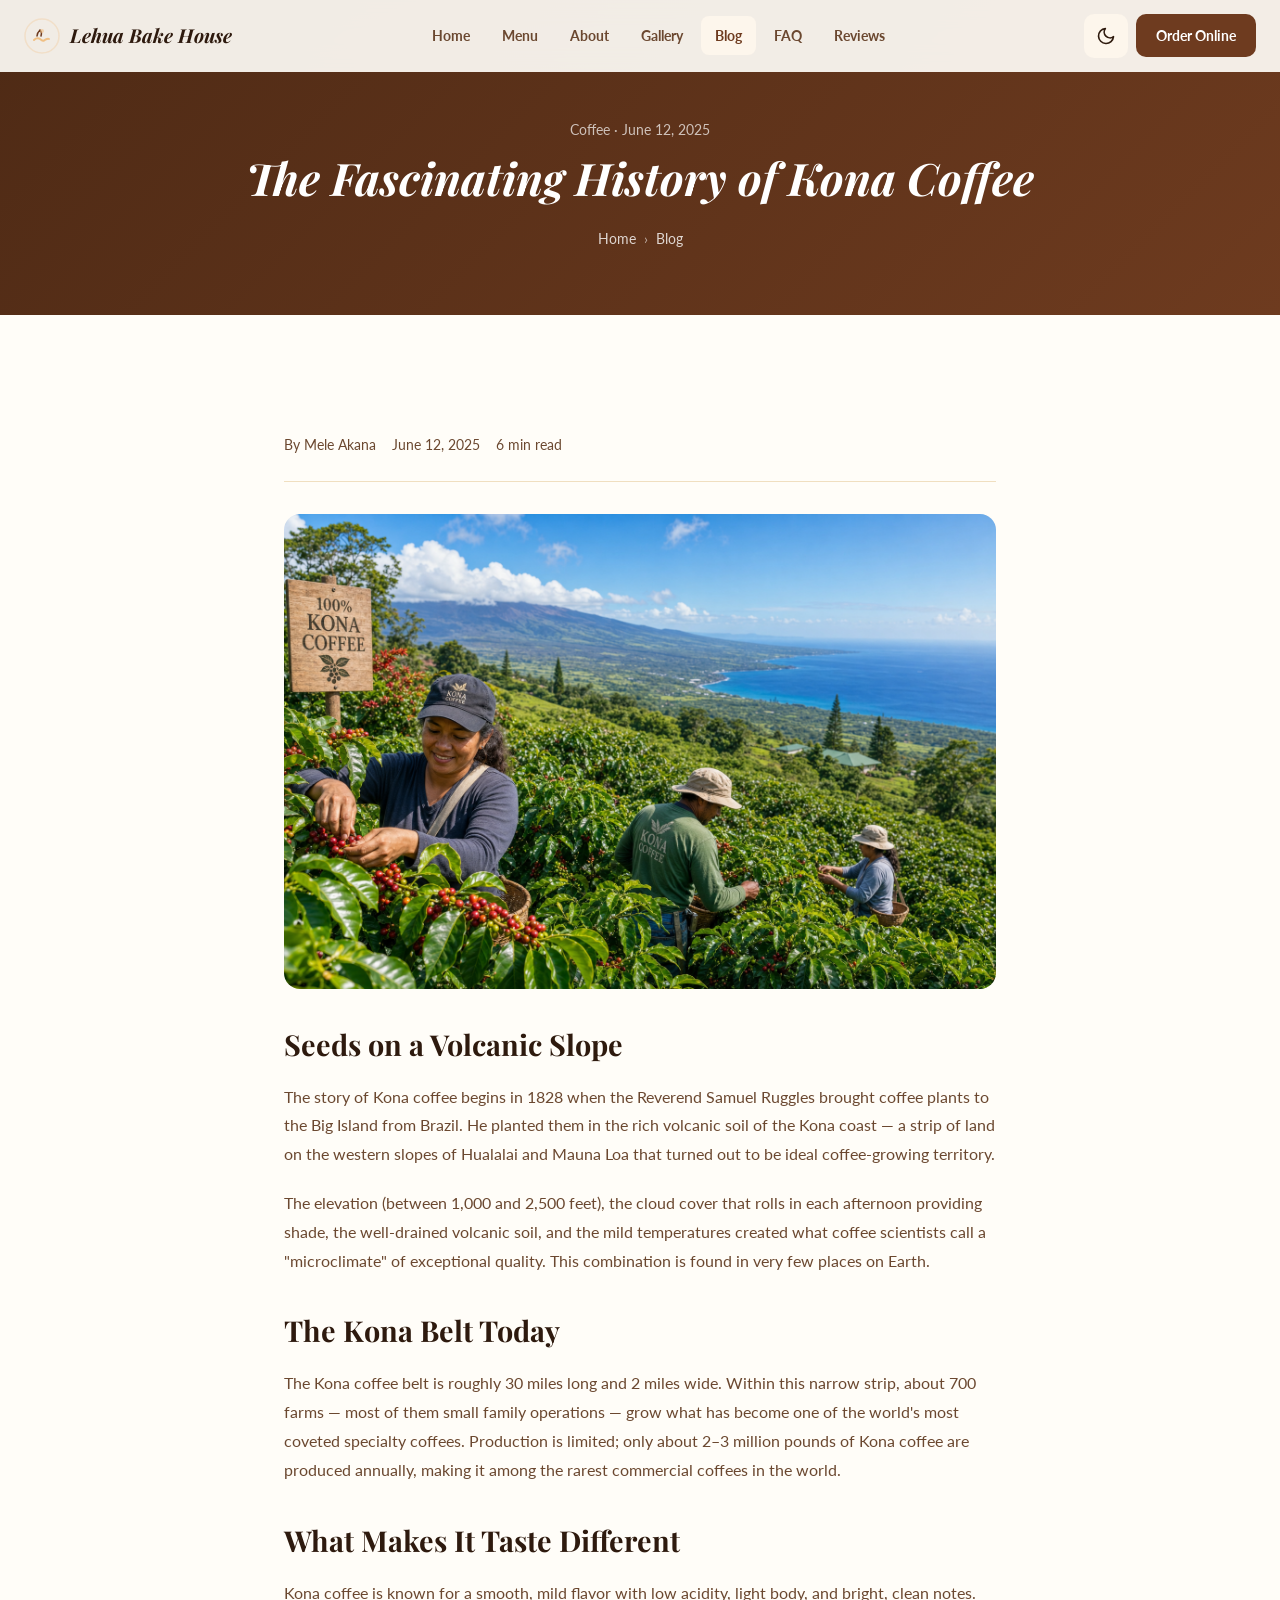
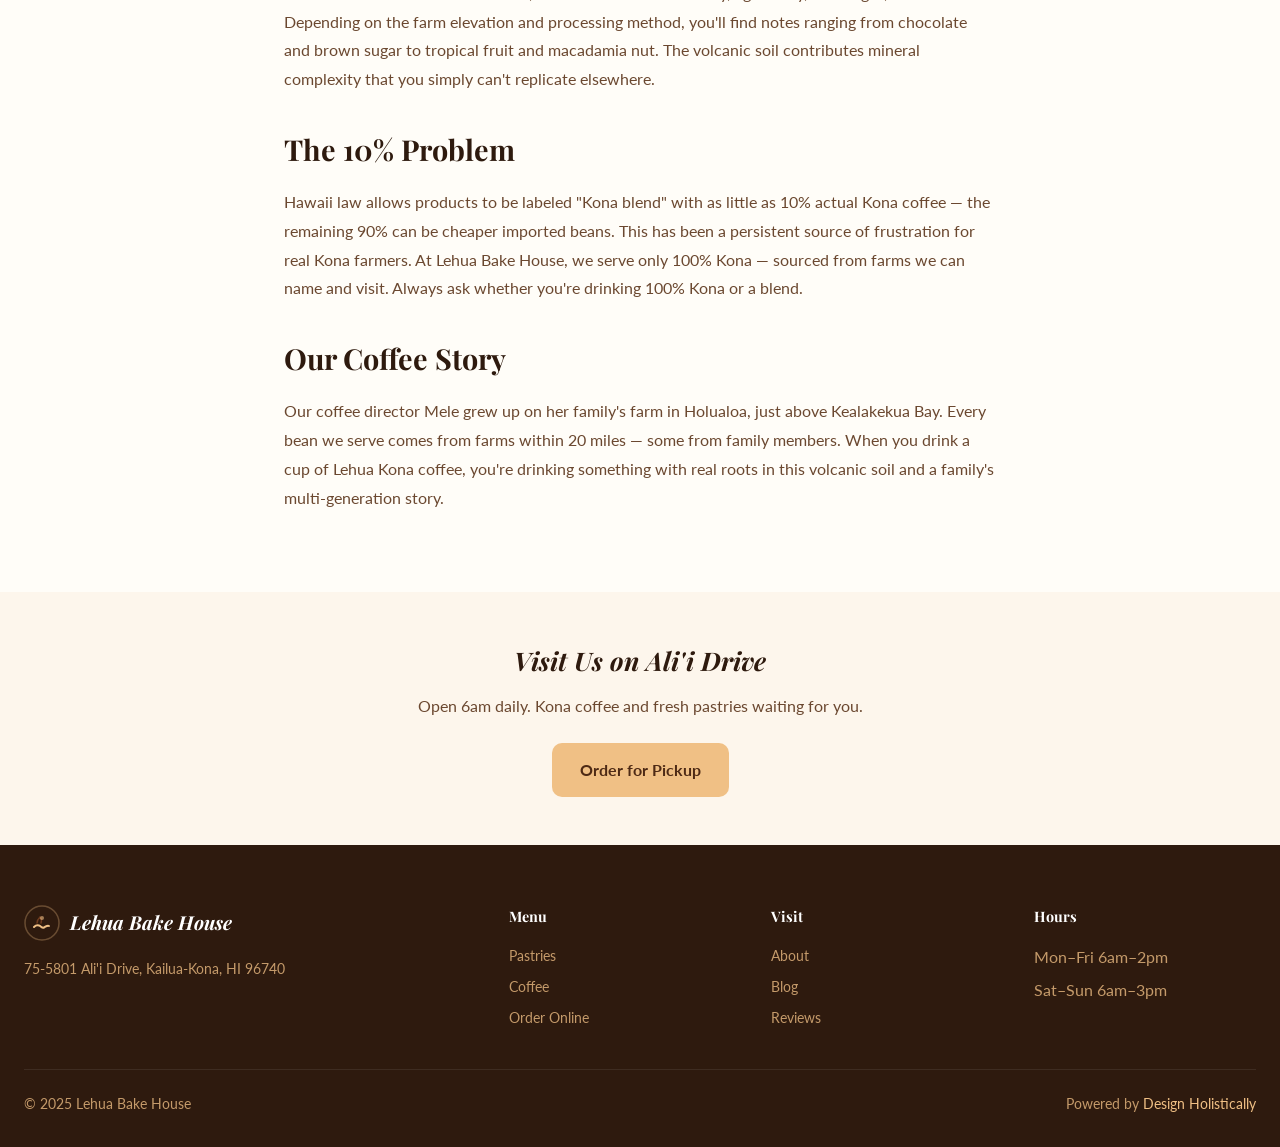
<file: blog-post-1.html>
<!DOCTYPE html>
<html lang="en" data-theme="light">
<head><meta charset="UTF-8"><meta name="viewport" content="width=device-width, initial-scale=1.0">
<title>The Fascinating History of Kona Coffee — Lehua Bake House Blog</title>
<link rel="stylesheet" href="css/style.css">  <link rel="icon" type="image/x-icon" href="images/favicon.ico">
  <link rel="icon" type="image/png" sizes="32x32" href="images/favicon-32x32.png">
  <link rel="icon" type="image/png" sizes="16x16" href="images/favicon-16x16.png">
  <link rel="apple-touch-icon" sizes="180x180" href="images/apple-touch-icon.png">
</head>
<body>
<header class="header"><div class="header-inner"><a href="index.html" class="logo"><svg viewBox="0 0 36 36" fill="none" width="36" height="36"><circle cx="18" cy="18" r="17" stroke="var(--accent)" stroke-width="1.5" opacity="0.3"/><path d="M10 22c1.5-1.5 3-2 5-1.5s3 3 5 2 3.5-2.5 5-1.5" stroke="#F0C085" stroke-width="2" stroke-linecap="round" fill="none"/><path d="M13 18c0-3 2-5 3-6 1 1 2 3 1 6" stroke="#6E3B1F" stroke-width="1.5" fill="none" stroke-linecap="round"/><circle cx="18" cy="13" r="2" fill="#F0C085" opacity="0.6"/></svg>Lehua Bake House</a><nav class="nav"><a href="index.html">Home</a><a href="services.html">Menu</a><a href="about.html">About</a><a href="gallery.html">Gallery</a><a href="blog.html" class="active">Blog</a><a href="faq.html">FAQ</a><a href="reviews.html">Reviews</a></nav><div class="header-actions"><button id="themeToggle" class="btn-theme" aria-label="Toggle dark mode"></button><a href="booking.html" class="btn-order">Order Online</a><button id="hamburger" class="btn-hamburger" aria-label="Open menu"><span></span><span></span><span></span></button></div></div></header><nav id="mobileNav" class="mobile-nav"><a href="index.html">Home</a><a href="services.html">Menu</a><a href="about.html">About</a><a href="gallery.html">Gallery</a><a href="blog.html">Blog</a><a href="faq.html">FAQ</a><a href="reviews.html">Reviews</a><a href="booking.html">Order Online</a></nav>
<div class="page-hero"><p style="color:rgba(255,255,255,0.7);font-size:0.85rem;">Coffee · June 12, 2025</p>
<h1 style="font-size:clamp(1.6rem,4vw,2.8rem);font-style:italic;">The Fascinating History of Kona Coffee</h1>
<div class="breadcrumb"><a href="index.html">Home</a> › <a href="blog.html">Blog</a></div></div>
<article style="padding-top:60px;">
<div class="blog-post">
<div class="blog-post-meta"><span>By Mele Akana</span><span>June 12, 2025</span><span>6 min read</span></div>
<img src="images/blog-1.png" alt="The Fascinating History of Kona Coffee" style="border-radius:16px;margin-bottom:32px;">
<h2>Seeds on a Volcanic Slope</h2><p>The story of Kona coffee begins in 1828 when the Reverend Samuel Ruggles brought coffee plants to the Big Island from Brazil. He planted them in the rich volcanic soil of the Kona coast — a strip of land on the western slopes of Hualalai and Mauna Loa that turned out to be ideal coffee-growing territory.</p><p>The elevation (between 1,000 and 2,500 feet), the cloud cover that rolls in each afternoon providing shade, the well-drained volcanic soil, and the mild temperatures created what coffee scientists call a "microclimate" of exceptional quality. This combination is found in very few places on Earth.</p><h2>The Kona Belt Today</h2><p>The Kona coffee belt is roughly 30 miles long and 2 miles wide. Within this narrow strip, about 700 farms — most of them small family operations — grow what has become one of the world's most coveted specialty coffees. Production is limited; only about 2–3 million pounds of Kona coffee are produced annually, making it among the rarest commercial coffees in the world.</p><h2>What Makes It Taste Different</h2><p>Kona coffee is known for a smooth, mild flavor with low acidity, light body, and bright, clean notes. Depending on the farm elevation and processing method, you'll find notes ranging from chocolate and brown sugar to tropical fruit and macadamia nut. The volcanic soil contributes mineral complexity that you simply can't replicate elsewhere.</p><h2>The 10% Problem</h2><p>Hawaii law allows products to be labeled "Kona blend" with as little as 10% actual Kona coffee — the remaining 90% can be cheaper imported beans. This has been a persistent source of frustration for real Kona farmers. At Lehua Bake House, we serve only 100% Kona — sourced from farms we can name and visit. Always ask whether you're drinking 100% Kona or a blend.</p><h2>Our Coffee Story</h2><p>Our coffee director Mele grew up on her family's farm in Holualoa, just above Kealakekua Bay. Every bean we serve comes from farms within 20 miles — some from family members. When you drink a cup of Lehua Kona coffee, you're drinking something with real roots in this volcanic soil and a family's multi-generation story.</p>
</div></article>
<div style="background:var(--gray-100);padding:48px 24px;text-align:center;">
<h3 style="font-family:var(--font-display);font-size:1.6rem;margin-bottom:12px;font-style:italic;">Visit Us on Ali'i Drive</h3>
<p style="color:var(--text-muted);margin-bottom:24px;">Open 6am daily. Kona coffee and fresh pastries waiting for you.</p>
<a href="booking.html" class="btn-primary" style="display:inline-flex;">Order for Pickup</a>
</div>
<footer class="footer"><div class="footer-grid"><div class="footer-brand"><div class="logo" style="color:white;"><svg viewBox="0 0 36 36" fill="none" width="36" height="36"><circle cx="18" cy="18" r="17" stroke="var(--accent)" stroke-width="1.5" opacity="0.3"/><path d="M10 22c1.5-1.5 3-2 5-1.5s3 3 5 2 3.5-2.5 5-1.5" stroke="#F0C085" stroke-width="2" stroke-linecap="round" fill="none"/><path d="M13 18c0-3 2-5 3-6 1 1 2 3 1 6" stroke="#6E3B1F" stroke-width="1.5" fill="none" stroke-linecap="round"/><circle cx="18" cy="13" r="2" fill="#F0C085" opacity="0.6"/></svg>Lehua Bake House</div><p>75-5801 Ali'i Drive, Kailua-Kona, HI 96740</p></div><div><h4>Menu</h4><div class="footer-links"><a href="services.html">Pastries</a><a href="services.html">Coffee</a><a href="booking.html">Order Online</a></div></div><div><h4>Visit</h4><div class="footer-links"><a href="about.html">About</a><a href="blog.html">Blog</a><a href="reviews.html">Reviews</a></div></div><div><h4>Hours</h4><div class="footer-links"><span style="color:var(--gray-400);">Mon–Fri 6am–2pm</span><span style="color:var(--gray-400);">Sat–Sun 6am–3pm</span></div></div></div><div class="footer-bottom"><p>© 2025 Lehua Bake House</p><p>Powered by <a href="https://designholistically.com" target="_blank" rel="noopener">Design Holistically</a></p></div></footer><button id="backToTop" class="back-to-top"><svg width="20" height="20" viewBox="0 0 24 24" fill="none" stroke="currentColor" stroke-width="2"><polyline points="18 15 12 9 6 15"/></svg></button><script src="js/main.js"></script>
</body></html>
</file>
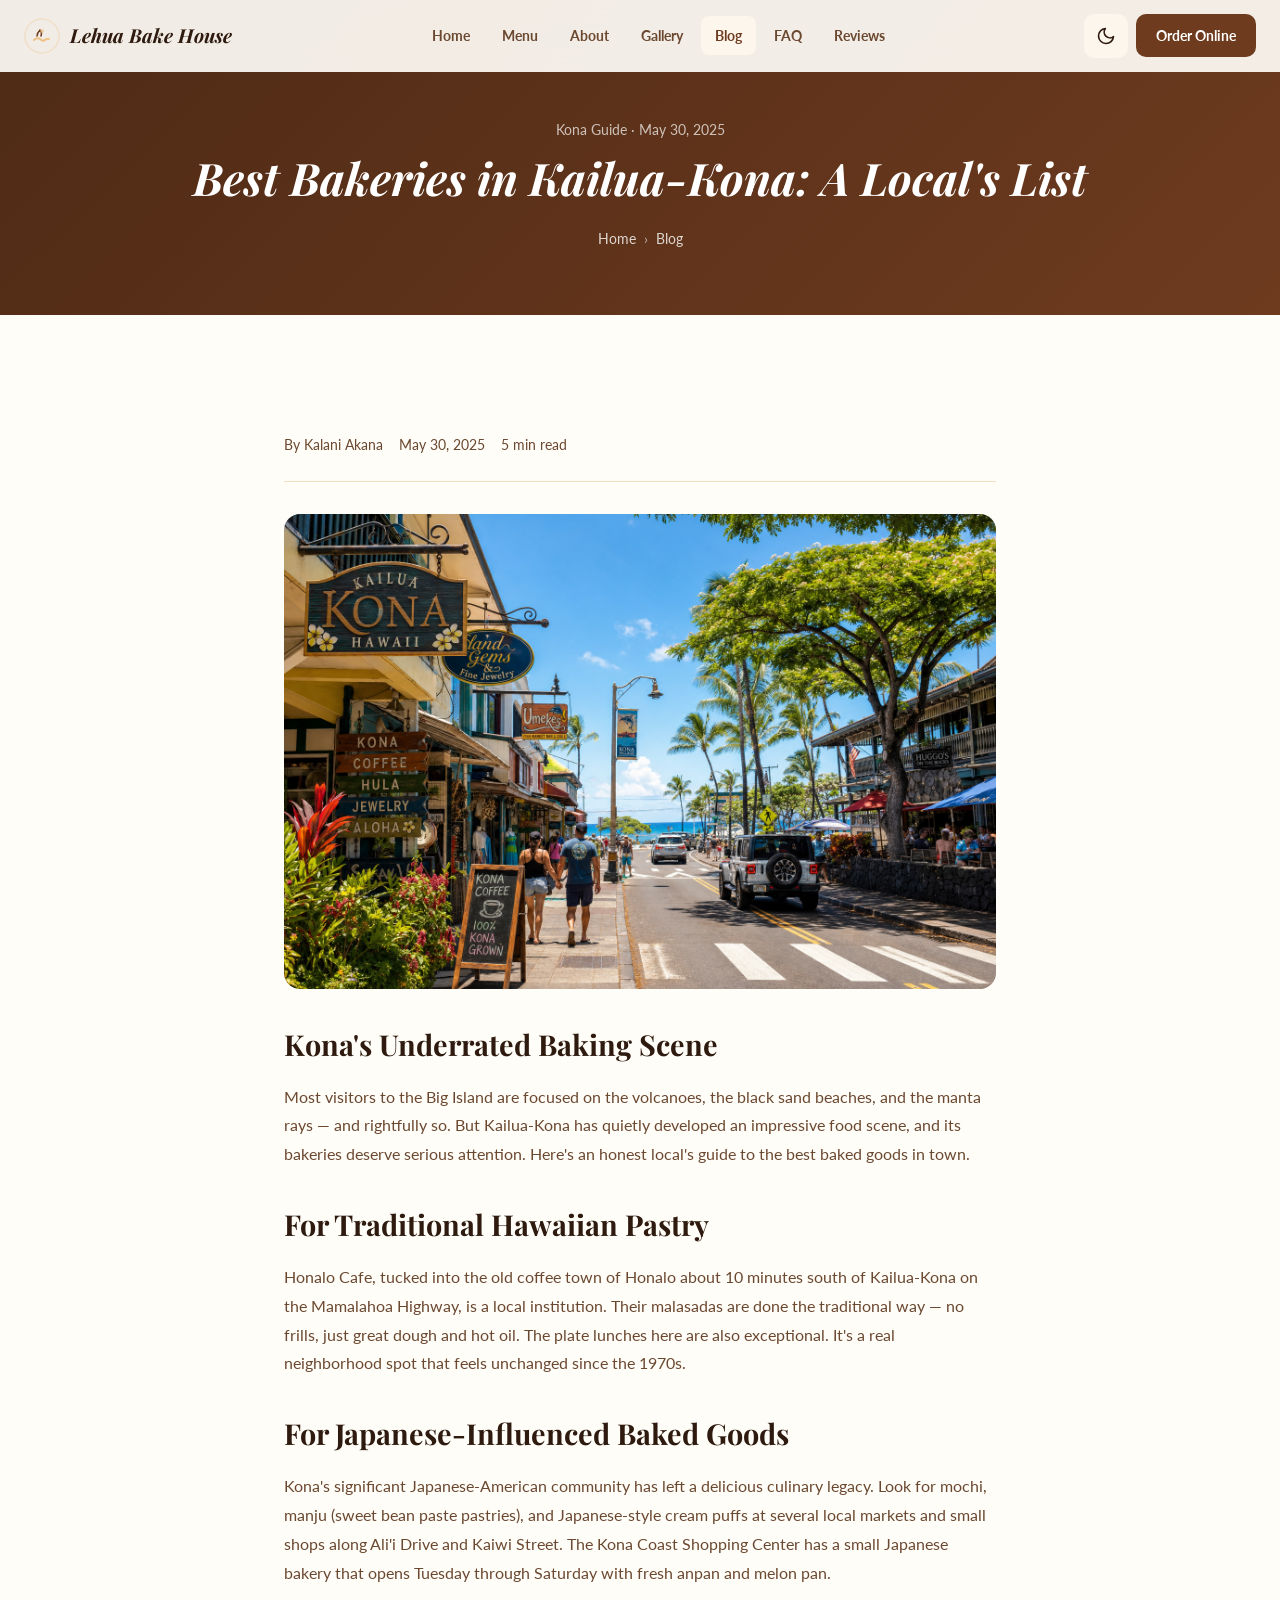
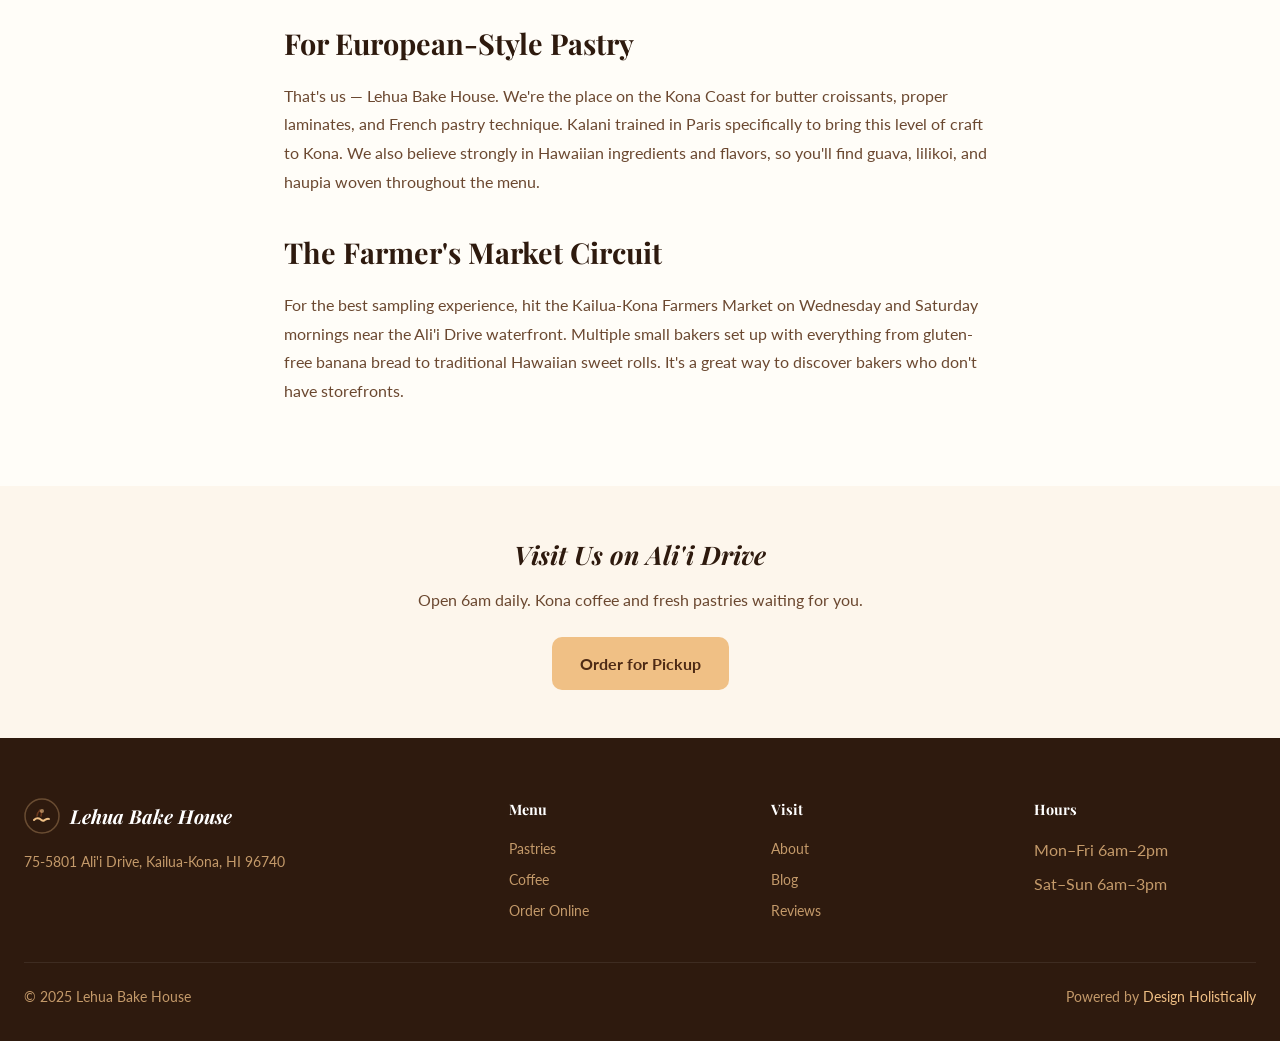
<file: blog-post-2.html>
<!DOCTYPE html>
<html lang="en" data-theme="light">
<head><meta charset="UTF-8"><meta name="viewport" content="width=device-width, initial-scale=1.0">
<title>Best Bakeries in Kailua-Kona: A Local's List — Lehua Bake House Blog</title>
<link rel="stylesheet" href="css/style.css">  <link rel="icon" type="image/x-icon" href="images/favicon.ico">
  <link rel="icon" type="image/png" sizes="32x32" href="images/favicon-32x32.png">
  <link rel="icon" type="image/png" sizes="16x16" href="images/favicon-16x16.png">
  <link rel="apple-touch-icon" sizes="180x180" href="images/apple-touch-icon.png">
</head>
<body>
<header class="header"><div class="header-inner"><a href="index.html" class="logo"><svg viewBox="0 0 36 36" fill="none" width="36" height="36"><circle cx="18" cy="18" r="17" stroke="var(--accent)" stroke-width="1.5" opacity="0.3"/><path d="M10 22c1.5-1.5 3-2 5-1.5s3 3 5 2 3.5-2.5 5-1.5" stroke="#F0C085" stroke-width="2" stroke-linecap="round" fill="none"/><path d="M13 18c0-3 2-5 3-6 1 1 2 3 1 6" stroke="#6E3B1F" stroke-width="1.5" fill="none" stroke-linecap="round"/><circle cx="18" cy="13" r="2" fill="#F0C085" opacity="0.6"/></svg>Lehua Bake House</a><nav class="nav"><a href="index.html">Home</a><a href="services.html">Menu</a><a href="about.html">About</a><a href="gallery.html">Gallery</a><a href="blog.html" class="active">Blog</a><a href="faq.html">FAQ</a><a href="reviews.html">Reviews</a></nav><div class="header-actions"><button id="themeToggle" class="btn-theme" aria-label="Toggle dark mode"></button><a href="booking.html" class="btn-order">Order Online</a><button id="hamburger" class="btn-hamburger" aria-label="Open menu"><span></span><span></span><span></span></button></div></div></header><nav id="mobileNav" class="mobile-nav"><a href="index.html">Home</a><a href="services.html">Menu</a><a href="about.html">About</a><a href="gallery.html">Gallery</a><a href="blog.html">Blog</a><a href="faq.html">FAQ</a><a href="reviews.html">Reviews</a><a href="booking.html">Order Online</a></nav>
<div class="page-hero"><p style="color:rgba(255,255,255,0.7);font-size:0.85rem;">Kona Guide · May 30, 2025</p>
<h1 style="font-size:clamp(1.6rem,4vw,2.8rem);font-style:italic;">Best Bakeries in Kailua-Kona: A Local's List</h1>
<div class="breadcrumb"><a href="index.html">Home</a> › <a href="blog.html">Blog</a></div></div>
<article style="padding-top:60px;">
<div class="blog-post">
<div class="blog-post-meta"><span>By Kalani Akana</span><span>May 30, 2025</span><span>5 min read</span></div>
<img src="images/blog-2.png" alt="Best Bakeries in Kailua-Kona: A Local's List" style="border-radius:16px;margin-bottom:32px;">
<h2>Kona's Underrated Baking Scene</h2><p>Most visitors to the Big Island are focused on the volcanoes, the black sand beaches, and the manta rays — and rightfully so. But Kailua-Kona has quietly developed an impressive food scene, and its bakeries deserve serious attention. Here's an honest local's guide to the best baked goods in town.</p><h2>For Traditional Hawaiian Pastry</h2><p>Honalo Cafe, tucked into the old coffee town of Honalo about 10 minutes south of Kailua-Kona on the Mamalahoa Highway, is a local institution. Their malasadas are done the traditional way — no frills, just great dough and hot oil. The plate lunches here are also exceptional. It's a real neighborhood spot that feels unchanged since the 1970s.</p><h2>For Japanese-Influenced Baked Goods</h2><p>Kona's significant Japanese-American community has left a delicious culinary legacy. Look for mochi, manju (sweet bean paste pastries), and Japanese-style cream puffs at several local markets and small shops along Ali'i Drive and Kaiwi Street. The Kona Coast Shopping Center has a small Japanese bakery that opens Tuesday through Saturday with fresh anpan and melon pan.</p><h2>For European-Style Pastry</h2><p>That's us — Lehua Bake House. We're the place on the Kona Coast for butter croissants, proper laminates, and French pastry technique. Kalani trained in Paris specifically to bring this level of craft to Kona. We also believe strongly in Hawaiian ingredients and flavors, so you'll find guava, lilikoi, and haupia woven throughout the menu.</p><h2>The Farmer's Market Circuit</h2><p>For the best sampling experience, hit the Kailua-Kona Farmers Market on Wednesday and Saturday mornings near the Ali'i Drive waterfront. Multiple small bakers set up with everything from gluten-free banana bread to traditional Hawaiian sweet rolls. It's a great way to discover bakers who don't have storefronts.</p>
</div></article>
<div style="background:var(--gray-100);padding:48px 24px;text-align:center;">
<h3 style="font-family:var(--font-display);font-size:1.6rem;margin-bottom:12px;font-style:italic;">Visit Us on Ali'i Drive</h3>
<p style="color:var(--text-muted);margin-bottom:24px;">Open 6am daily. Kona coffee and fresh pastries waiting for you.</p>
<a href="booking.html" class="btn-primary" style="display:inline-flex;">Order for Pickup</a>
</div>
<footer class="footer"><div class="footer-grid"><div class="footer-brand"><div class="logo" style="color:white;"><svg viewBox="0 0 36 36" fill="none" width="36" height="36"><circle cx="18" cy="18" r="17" stroke="var(--accent)" stroke-width="1.5" opacity="0.3"/><path d="M10 22c1.5-1.5 3-2 5-1.5s3 3 5 2 3.5-2.5 5-1.5" stroke="#F0C085" stroke-width="2" stroke-linecap="round" fill="none"/><path d="M13 18c0-3 2-5 3-6 1 1 2 3 1 6" stroke="#6E3B1F" stroke-width="1.5" fill="none" stroke-linecap="round"/><circle cx="18" cy="13" r="2" fill="#F0C085" opacity="0.6"/></svg>Lehua Bake House</div><p>75-5801 Ali'i Drive, Kailua-Kona, HI 96740</p></div><div><h4>Menu</h4><div class="footer-links"><a href="services.html">Pastries</a><a href="services.html">Coffee</a><a href="booking.html">Order Online</a></div></div><div><h4>Visit</h4><div class="footer-links"><a href="about.html">About</a><a href="blog.html">Blog</a><a href="reviews.html">Reviews</a></div></div><div><h4>Hours</h4><div class="footer-links"><span style="color:var(--gray-400);">Mon–Fri 6am–2pm</span><span style="color:var(--gray-400);">Sat–Sun 6am–3pm</span></div></div></div><div class="footer-bottom"><p>© 2025 Lehua Bake House</p><p>Powered by <a href="https://designholistically.com" target="_blank" rel="noopener">Design Holistically</a></p></div></footer><button id="backToTop" class="back-to-top"><svg width="20" height="20" viewBox="0 0 24 24" fill="none" stroke="currentColor" stroke-width="2"><polyline points="18 15 12 9 6 15"/></svg></button><script src="js/main.js"></script>
</body></html>
</file>
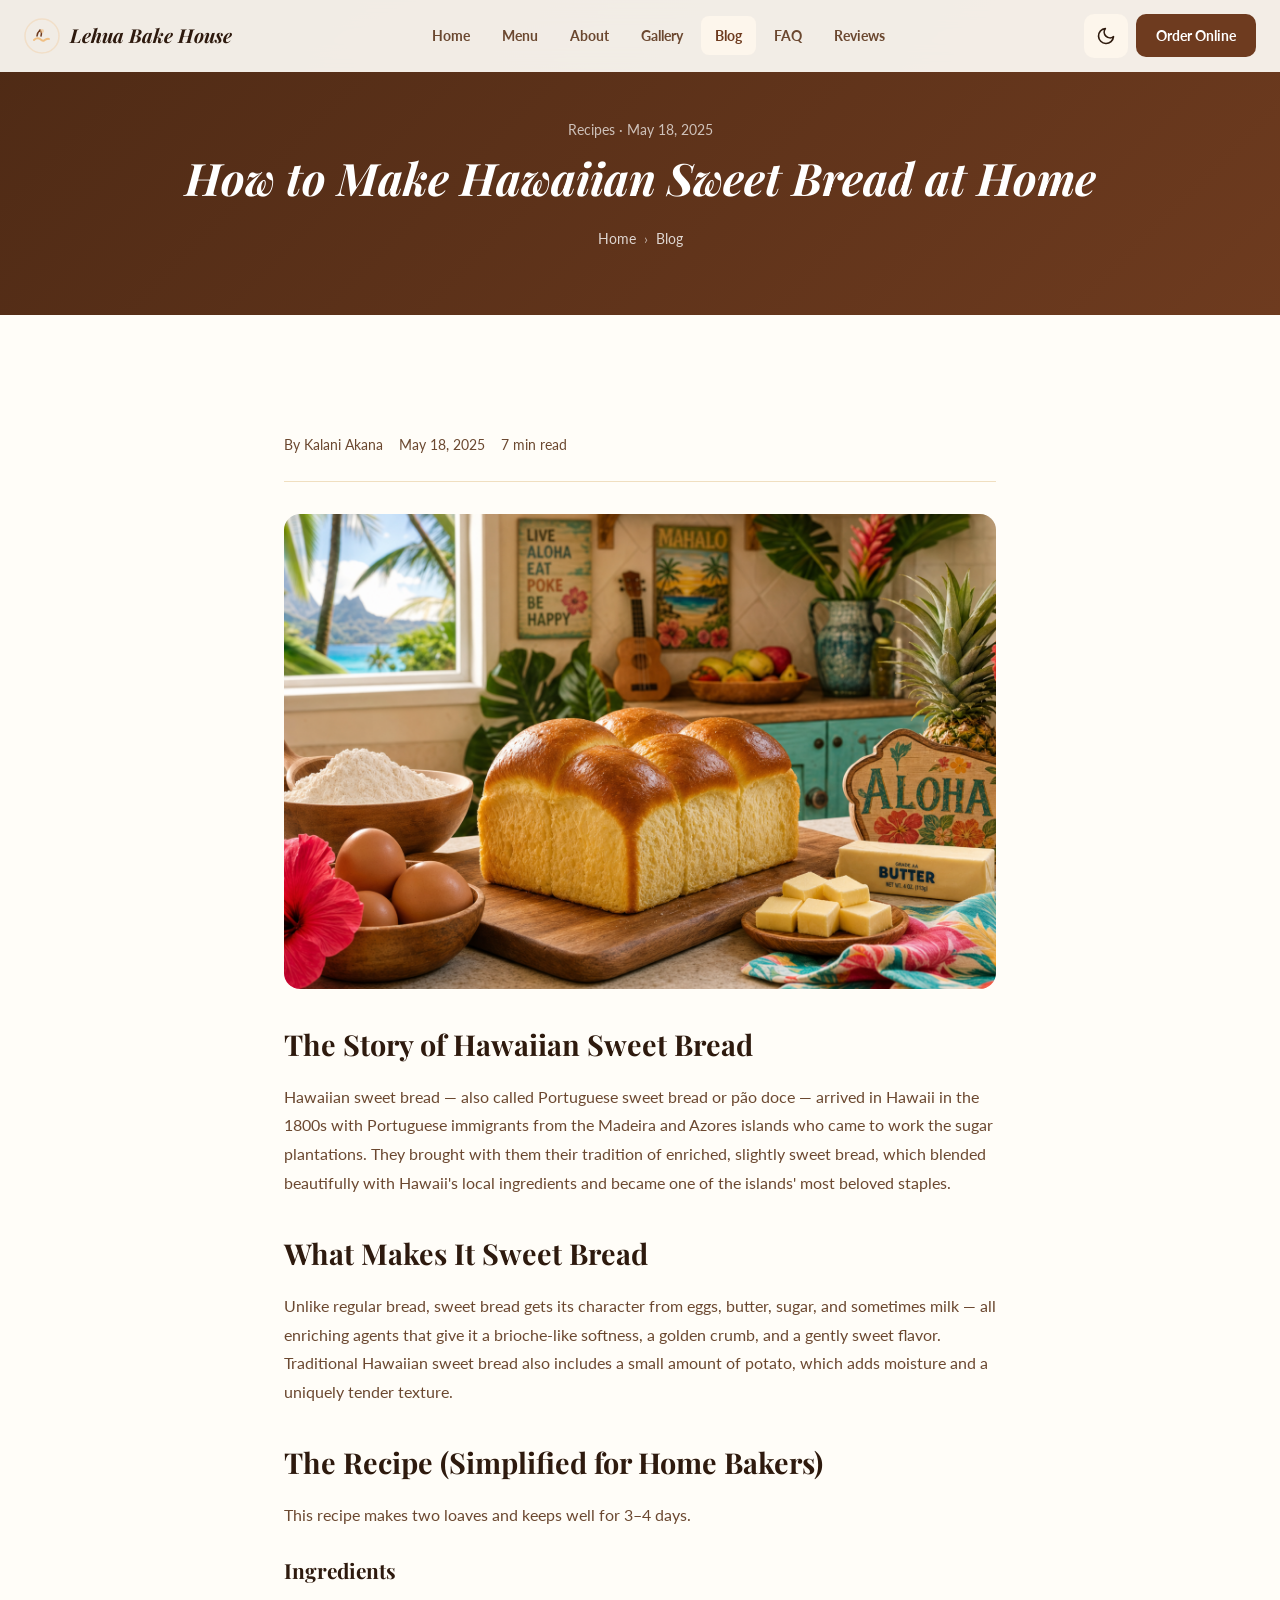
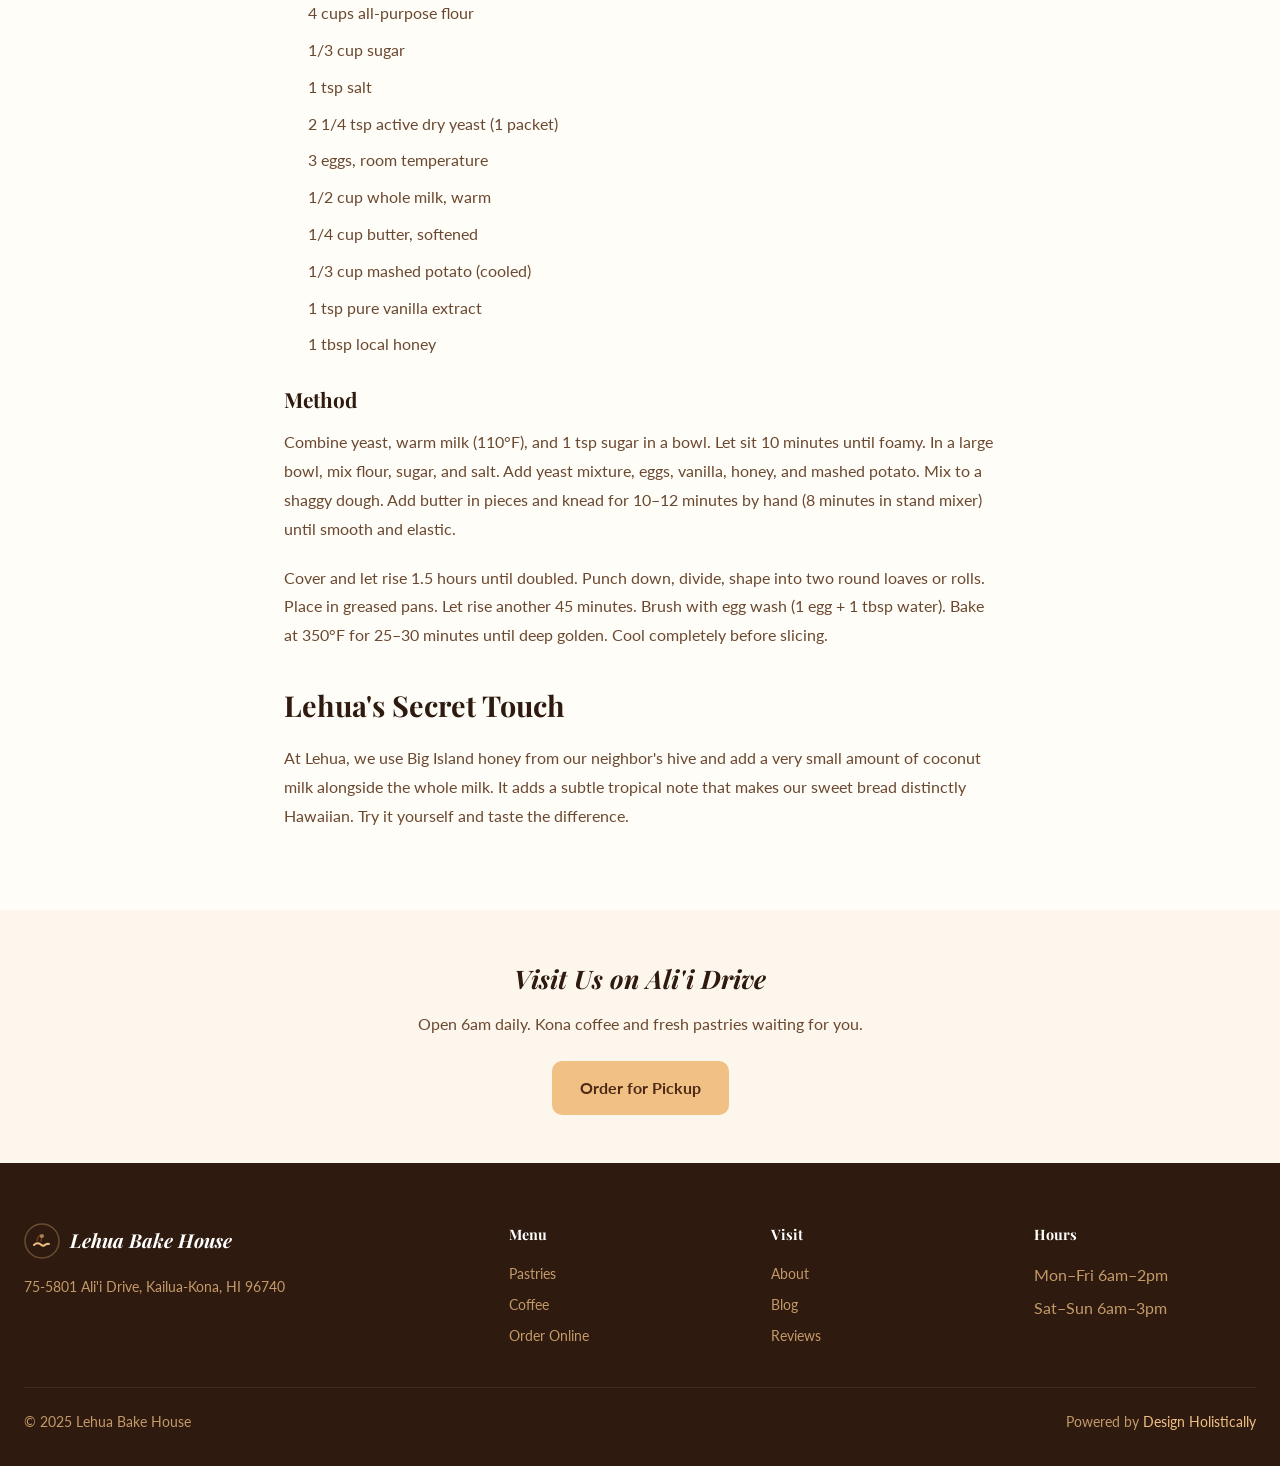
<file: blog-post-3.html>
<!DOCTYPE html>
<html lang="en" data-theme="light">
<head><meta charset="UTF-8"><meta name="viewport" content="width=device-width, initial-scale=1.0">
<title>How to Make Hawaiian Sweet Bread at Home — Lehua Bake House Blog</title>
<link rel="stylesheet" href="css/style.css">  <link rel="icon" type="image/x-icon" href="images/favicon.ico">
  <link rel="icon" type="image/png" sizes="32x32" href="images/favicon-32x32.png">
  <link rel="icon" type="image/png" sizes="16x16" href="images/favicon-16x16.png">
  <link rel="apple-touch-icon" sizes="180x180" href="images/apple-touch-icon.png">
</head>
<body>
<header class="header"><div class="header-inner"><a href="index.html" class="logo"><svg viewBox="0 0 36 36" fill="none" width="36" height="36"><circle cx="18" cy="18" r="17" stroke="var(--accent)" stroke-width="1.5" opacity="0.3"/><path d="M10 22c1.5-1.5 3-2 5-1.5s3 3 5 2 3.5-2.5 5-1.5" stroke="#F0C085" stroke-width="2" stroke-linecap="round" fill="none"/><path d="M13 18c0-3 2-5 3-6 1 1 2 3 1 6" stroke="#6E3B1F" stroke-width="1.5" fill="none" stroke-linecap="round"/><circle cx="18" cy="13" r="2" fill="#F0C085" opacity="0.6"/></svg>Lehua Bake House</a><nav class="nav"><a href="index.html">Home</a><a href="services.html">Menu</a><a href="about.html">About</a><a href="gallery.html">Gallery</a><a href="blog.html" class="active">Blog</a><a href="faq.html">FAQ</a><a href="reviews.html">Reviews</a></nav><div class="header-actions"><button id="themeToggle" class="btn-theme" aria-label="Toggle dark mode"></button><a href="booking.html" class="btn-order">Order Online</a><button id="hamburger" class="btn-hamburger" aria-label="Open menu"><span></span><span></span><span></span></button></div></div></header><nav id="mobileNav" class="mobile-nav"><a href="index.html">Home</a><a href="services.html">Menu</a><a href="about.html">About</a><a href="gallery.html">Gallery</a><a href="blog.html">Blog</a><a href="faq.html">FAQ</a><a href="reviews.html">Reviews</a><a href="booking.html">Order Online</a></nav>
<div class="page-hero"><p style="color:rgba(255,255,255,0.7);font-size:0.85rem;">Recipes · May 18, 2025</p>
<h1 style="font-size:clamp(1.6rem,4vw,2.8rem);font-style:italic;">How to Make Hawaiian Sweet Bread at Home</h1>
<div class="breadcrumb"><a href="index.html">Home</a> › <a href="blog.html">Blog</a></div></div>
<article style="padding-top:60px;">
<div class="blog-post">
<div class="blog-post-meta"><span>By Kalani Akana</span><span>May 18, 2025</span><span>7 min read</span></div>
<img src="images/blog-3.png" alt="How to Make Hawaiian Sweet Bread at Home" style="border-radius:16px;margin-bottom:32px;">
<h2>The Story of Hawaiian Sweet Bread</h2><p>Hawaiian sweet bread — also called Portuguese sweet bread or pão doce — arrived in Hawaii in the 1800s with Portuguese immigrants from the Madeira and Azores islands who came to work the sugar plantations. They brought with them their tradition of enriched, slightly sweet bread, which blended beautifully with Hawaii's local ingredients and became one of the islands' most beloved staples.</p><h2>What Makes It Sweet Bread</h2><p>Unlike regular bread, sweet bread gets its character from eggs, butter, sugar, and sometimes milk — all enriching agents that give it a brioche-like softness, a golden crumb, and a gently sweet flavor. Traditional Hawaiian sweet bread also includes a small amount of potato, which adds moisture and a uniquely tender texture.</p><h2>The Recipe (Simplified for Home Bakers)</h2><p>This recipe makes two loaves and keeps well for 3–4 days.</p>
<h3>Ingredients</h3>
<ul>
<li>4 cups all-purpose flour</li>
<li>1/3 cup sugar</li>
<li>1 tsp salt</li>
<li>2 1/4 tsp active dry yeast (1 packet)</li>
<li>3 eggs, room temperature</li>
<li>1/2 cup whole milk, warm</li>
<li>1/4 cup butter, softened</li>
<li>1/3 cup mashed potato (cooled)</li>
<li>1 tsp pure vanilla extract</li>
<li>1 tbsp local honey</li>
</ul>
<h3>Method</h3>
<p>Combine yeast, warm milk (110°F), and 1 tsp sugar in a bowl. Let sit 10 minutes until foamy. In a large bowl, mix flour, sugar, and salt. Add yeast mixture, eggs, vanilla, honey, and mashed potato. Mix to a shaggy dough. Add butter in pieces and knead for 10–12 minutes by hand (8 minutes in stand mixer) until smooth and elastic.</p>
<p>Cover and let rise 1.5 hours until doubled. Punch down, divide, shape into two round loaves or rolls. Place in greased pans. Let rise another 45 minutes. Brush with egg wash (1 egg + 1 tbsp water). Bake at 350°F for 25–30 minutes until deep golden. Cool completely before slicing.</p>
<h2>Lehua's Secret Touch</h2><p>At Lehua, we use Big Island honey from our neighbor's hive and add a very small amount of coconut milk alongside the whole milk. It adds a subtle tropical note that makes our sweet bread distinctly Hawaiian. Try it yourself and taste the difference.</p>
</div></article>
<div style="background:var(--gray-100);padding:48px 24px;text-align:center;">
<h3 style="font-family:var(--font-display);font-size:1.6rem;margin-bottom:12px;font-style:italic;">Visit Us on Ali'i Drive</h3>
<p style="color:var(--text-muted);margin-bottom:24px;">Open 6am daily. Kona coffee and fresh pastries waiting for you.</p>
<a href="booking.html" class="btn-primary" style="display:inline-flex;">Order for Pickup</a>
</div>
<footer class="footer"><div class="footer-grid"><div class="footer-brand"><div class="logo" style="color:white;"><svg viewBox="0 0 36 36" fill="none" width="36" height="36"><circle cx="18" cy="18" r="17" stroke="var(--accent)" stroke-width="1.5" opacity="0.3"/><path d="M10 22c1.5-1.5 3-2 5-1.5s3 3 5 2 3.5-2.5 5-1.5" stroke="#F0C085" stroke-width="2" stroke-linecap="round" fill="none"/><path d="M13 18c0-3 2-5 3-6 1 1 2 3 1 6" stroke="#6E3B1F" stroke-width="1.5" fill="none" stroke-linecap="round"/><circle cx="18" cy="13" r="2" fill="#F0C085" opacity="0.6"/></svg>Lehua Bake House</div><p>75-5801 Ali'i Drive, Kailua-Kona, HI 96740</p></div><div><h4>Menu</h4><div class="footer-links"><a href="services.html">Pastries</a><a href="services.html">Coffee</a><a href="booking.html">Order Online</a></div></div><div><h4>Visit</h4><div class="footer-links"><a href="about.html">About</a><a href="blog.html">Blog</a><a href="reviews.html">Reviews</a></div></div><div><h4>Hours</h4><div class="footer-links"><span style="color:var(--gray-400);">Mon–Fri 6am–2pm</span><span style="color:var(--gray-400);">Sat–Sun 6am–3pm</span></div></div></div><div class="footer-bottom"><p>© 2025 Lehua Bake House</p><p>Powered by <a href="https://designholistically.com" target="_blank" rel="noopener">Design Holistically</a></p></div></footer><button id="backToTop" class="back-to-top"><svg width="20" height="20" viewBox="0 0 24 24" fill="none" stroke="currentColor" stroke-width="2"><polyline points="18 15 12 9 6 15"/></svg></button><script src="js/main.js"></script>
</body></html>
</file>
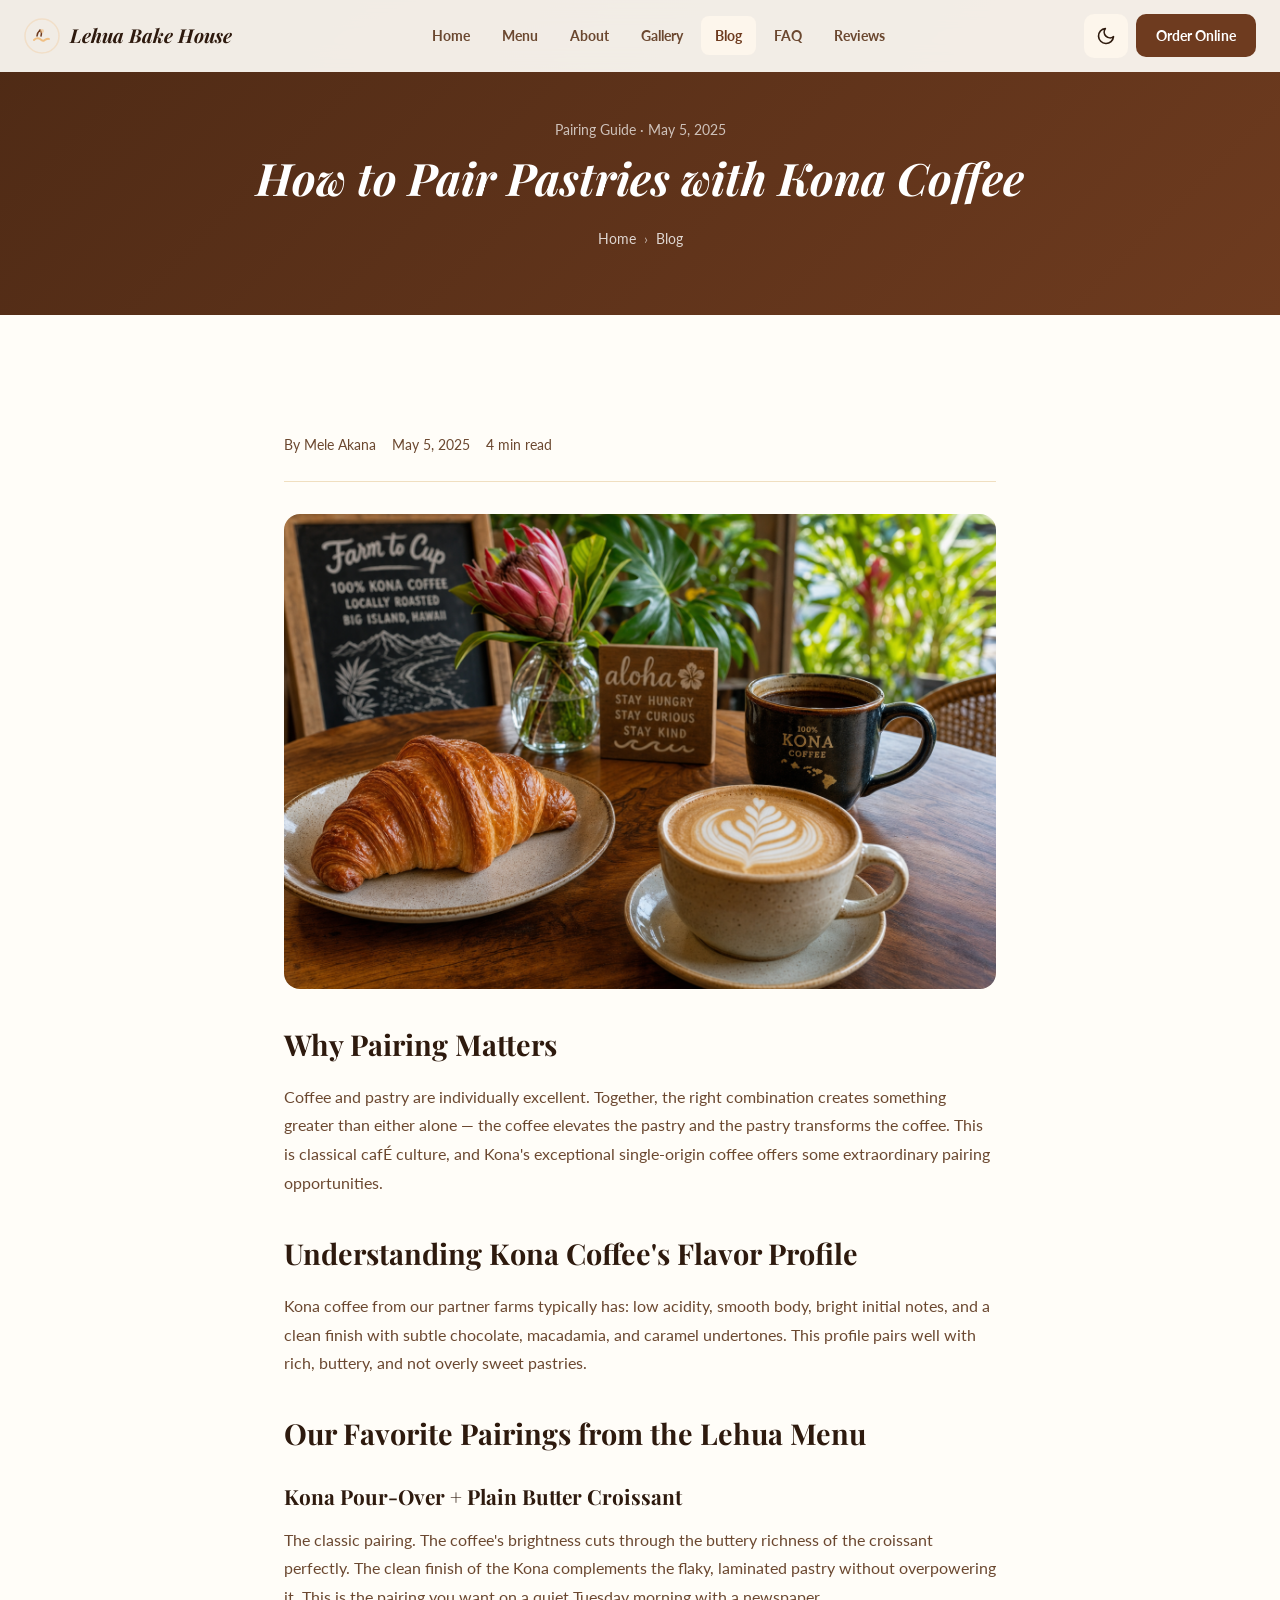
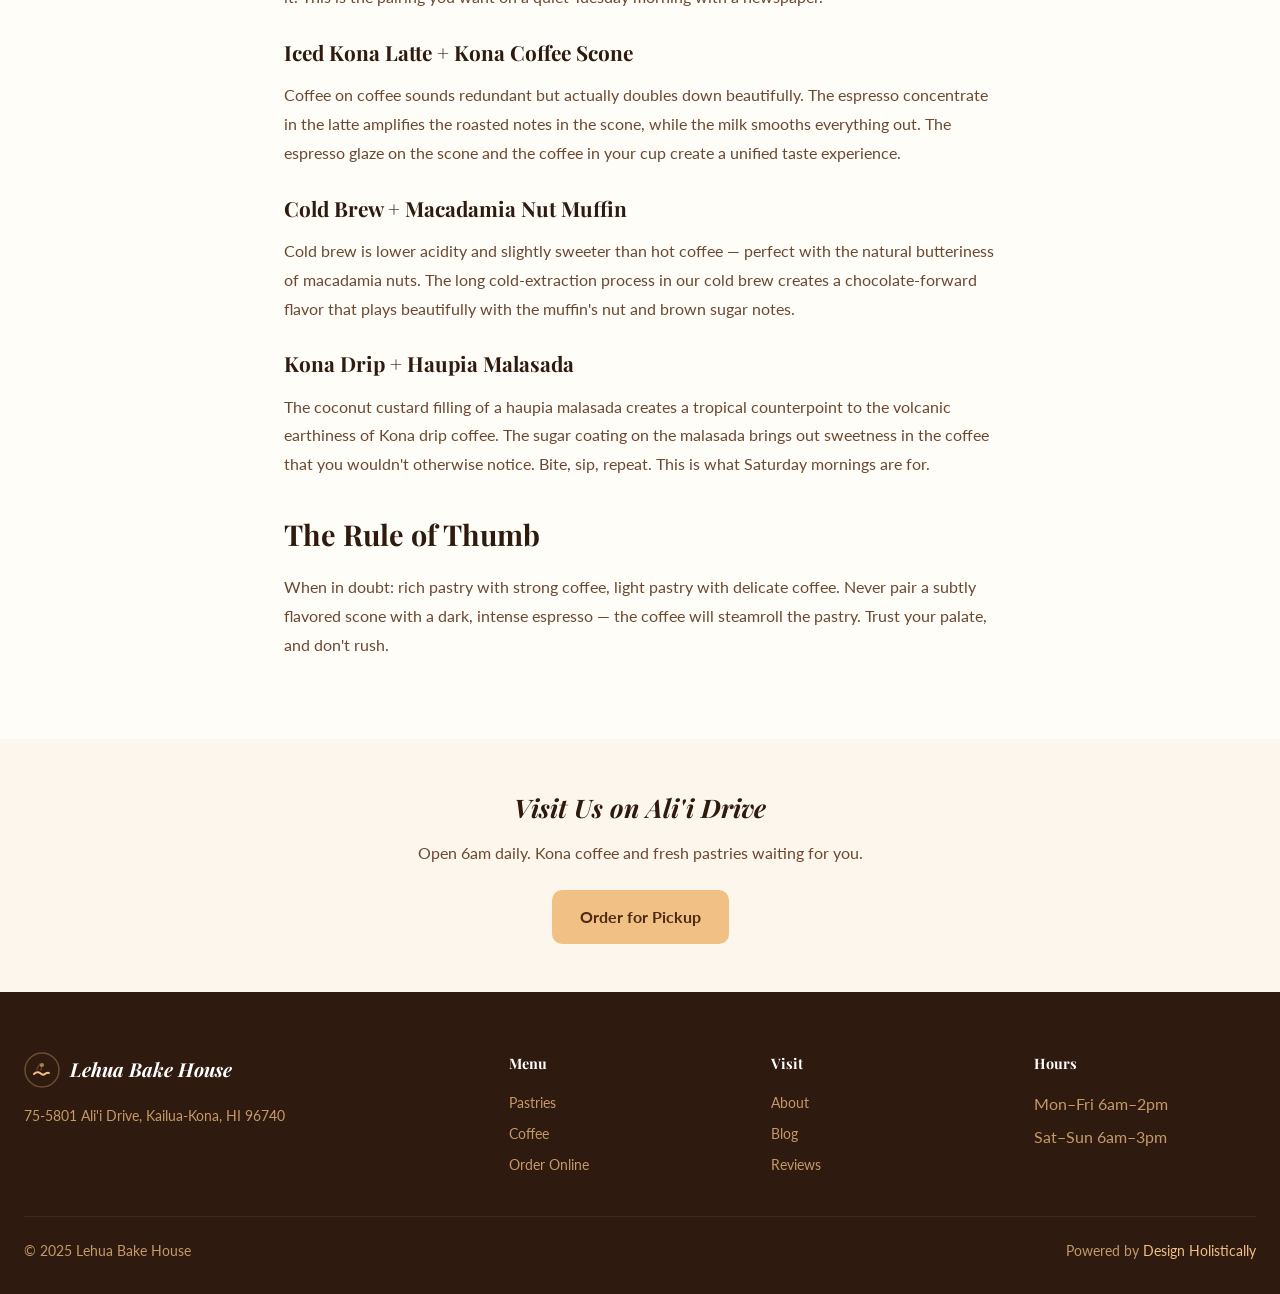
<file: blog-post-4.html>
<!DOCTYPE html>
<html lang="en" data-theme="light">
<head><meta charset="UTF-8"><meta name="viewport" content="width=device-width, initial-scale=1.0">
<title>How to Pair Pastries with Kona Coffee — Lehua Bake House Blog</title>
<link rel="stylesheet" href="css/style.css">  <link rel="icon" type="image/x-icon" href="images/favicon.ico">
  <link rel="icon" type="image/png" sizes="32x32" href="images/favicon-32x32.png">
  <link rel="icon" type="image/png" sizes="16x16" href="images/favicon-16x16.png">
  <link rel="apple-touch-icon" sizes="180x180" href="images/apple-touch-icon.png">
</head>
<body>
<header class="header"><div class="header-inner"><a href="index.html" class="logo"><svg viewBox="0 0 36 36" fill="none" width="36" height="36"><circle cx="18" cy="18" r="17" stroke="var(--accent)" stroke-width="1.5" opacity="0.3"/><path d="M10 22c1.5-1.5 3-2 5-1.5s3 3 5 2 3.5-2.5 5-1.5" stroke="#F0C085" stroke-width="2" stroke-linecap="round" fill="none"/><path d="M13 18c0-3 2-5 3-6 1 1 2 3 1 6" stroke="#6E3B1F" stroke-width="1.5" fill="none" stroke-linecap="round"/><circle cx="18" cy="13" r="2" fill="#F0C085" opacity="0.6"/></svg>Lehua Bake House</a><nav class="nav"><a href="index.html">Home</a><a href="services.html">Menu</a><a href="about.html">About</a><a href="gallery.html">Gallery</a><a href="blog.html" class="active">Blog</a><a href="faq.html">FAQ</a><a href="reviews.html">Reviews</a></nav><div class="header-actions"><button id="themeToggle" class="btn-theme" aria-label="Toggle dark mode"></button><a href="booking.html" class="btn-order">Order Online</a><button id="hamburger" class="btn-hamburger" aria-label="Open menu"><span></span><span></span><span></span></button></div></div></header><nav id="mobileNav" class="mobile-nav"><a href="index.html">Home</a><a href="services.html">Menu</a><a href="about.html">About</a><a href="gallery.html">Gallery</a><a href="blog.html">Blog</a><a href="faq.html">FAQ</a><a href="reviews.html">Reviews</a><a href="booking.html">Order Online</a></nav>
<div class="page-hero"><p style="color:rgba(255,255,255,0.7);font-size:0.85rem;">Pairing Guide · May 5, 2025</p>
<h1 style="font-size:clamp(1.6rem,4vw,2.8rem);font-style:italic;">How to Pair Pastries with Kona Coffee</h1>
<div class="breadcrumb"><a href="index.html">Home</a> › <a href="blog.html">Blog</a></div></div>
<article style="padding-top:60px;">
<div class="blog-post">
<div class="blog-post-meta"><span>By Mele Akana</span><span>May 5, 2025</span><span>4 min read</span></div>
<img src="images/blog-4.png" alt="How to Pair Pastries with Kona Coffee" style="border-radius:16px;margin-bottom:32px;">
<h2>Why Pairing Matters</h2><p>Coffee and pastry are individually excellent. Together, the right combination creates something greater than either alone — the coffee elevates the pastry and the pastry transforms the coffee. This is classical cafÉ culture, and Kona's exceptional single-origin coffee offers some extraordinary pairing opportunities.</p>
<h2>Understanding Kona Coffee's Flavor Profile</h2><p>Kona coffee from our partner farms typically has: low acidity, smooth body, bright initial notes, and a clean finish with subtle chocolate, macadamia, and caramel undertones. This profile pairs well with rich, buttery, and not overly sweet pastries.</p>
<h2>Our Favorite Pairings from the Lehua Menu</h2>
<h3>Kona Pour-Over + Plain Butter Croissant</h3>
<p>The classic pairing. The coffee's brightness cuts through the buttery richness of the croissant perfectly. The clean finish of the Kona complements the flaky, laminated pastry without overpowering it. This is the pairing you want on a quiet Tuesday morning with a newspaper.</p>
<h3>Iced Kona Latte + Kona Coffee Scone</h3>
<p>Coffee on coffee sounds redundant but actually doubles down beautifully. The espresso concentrate in the latte amplifies the roasted notes in the scone, while the milk smooths everything out. The espresso glaze on the scone and the coffee in your cup create a unified taste experience.</p>
<h3>Cold Brew + Macadamia Nut Muffin</h3>
<p>Cold brew is lower acidity and slightly sweeter than hot coffee — perfect with the natural butteriness of macadamia nuts. The long cold-extraction process in our cold brew creates a chocolate-forward flavor that plays beautifully with the muffin's nut and brown sugar notes.</p>
<h3>Kona Drip + Haupia Malasada</h3>
<p>The coconut custard filling of a haupia malasada creates a tropical counterpoint to the volcanic earthiness of Kona drip coffee. The sugar coating on the malasada brings out sweetness in the coffee that you wouldn't otherwise notice. Bite, sip, repeat. This is what Saturday mornings are for.</p>
<h2>The Rule of Thumb</h2><p>When in doubt: rich pastry with strong coffee, light pastry with delicate coffee. Never pair a subtly flavored scone with a dark, intense espresso — the coffee will steamroll the pastry. Trust your palate, and don't rush.</p>
</div></article>
<div style="background:var(--gray-100);padding:48px 24px;text-align:center;">
<h3 style="font-family:var(--font-display);font-size:1.6rem;margin-bottom:12px;font-style:italic;">Visit Us on Ali'i Drive</h3>
<p style="color:var(--text-muted);margin-bottom:24px;">Open 6am daily. Kona coffee and fresh pastries waiting for you.</p>
<a href="booking.html" class="btn-primary" style="display:inline-flex;">Order for Pickup</a>
</div>
<footer class="footer"><div class="footer-grid"><div class="footer-brand"><div class="logo" style="color:white;"><svg viewBox="0 0 36 36" fill="none" width="36" height="36"><circle cx="18" cy="18" r="17" stroke="var(--accent)" stroke-width="1.5" opacity="0.3"/><path d="M10 22c1.5-1.5 3-2 5-1.5s3 3 5 2 3.5-2.5 5-1.5" stroke="#F0C085" stroke-width="2" stroke-linecap="round" fill="none"/><path d="M13 18c0-3 2-5 3-6 1 1 2 3 1 6" stroke="#6E3B1F" stroke-width="1.5" fill="none" stroke-linecap="round"/><circle cx="18" cy="13" r="2" fill="#F0C085" opacity="0.6"/></svg>Lehua Bake House</div><p>75-5801 Ali'i Drive, Kailua-Kona, HI 96740</p></div><div><h4>Menu</h4><div class="footer-links"><a href="services.html">Pastries</a><a href="services.html">Coffee</a><a href="booking.html">Order Online</a></div></div><div><h4>Visit</h4><div class="footer-links"><a href="about.html">About</a><a href="blog.html">Blog</a><a href="reviews.html">Reviews</a></div></div><div><h4>Hours</h4><div class="footer-links"><span style="color:var(--gray-400);">Mon–Fri 6am–2pm</span><span style="color:var(--gray-400);">Sat–Sun 6am–3pm</span></div></div></div><div class="footer-bottom"><p>© 2025 Lehua Bake House</p><p>Powered by <a href="https://designholistically.com" target="_blank" rel="noopener">Design Holistically</a></p></div></footer><button id="backToTop" class="back-to-top"><svg width="20" height="20" viewBox="0 0 24 24" fill="none" stroke="currentColor" stroke-width="2"><polyline points="18 15 12 9 6 15"/></svg></button><script src="js/main.js"></script>
</body></html>
</file>
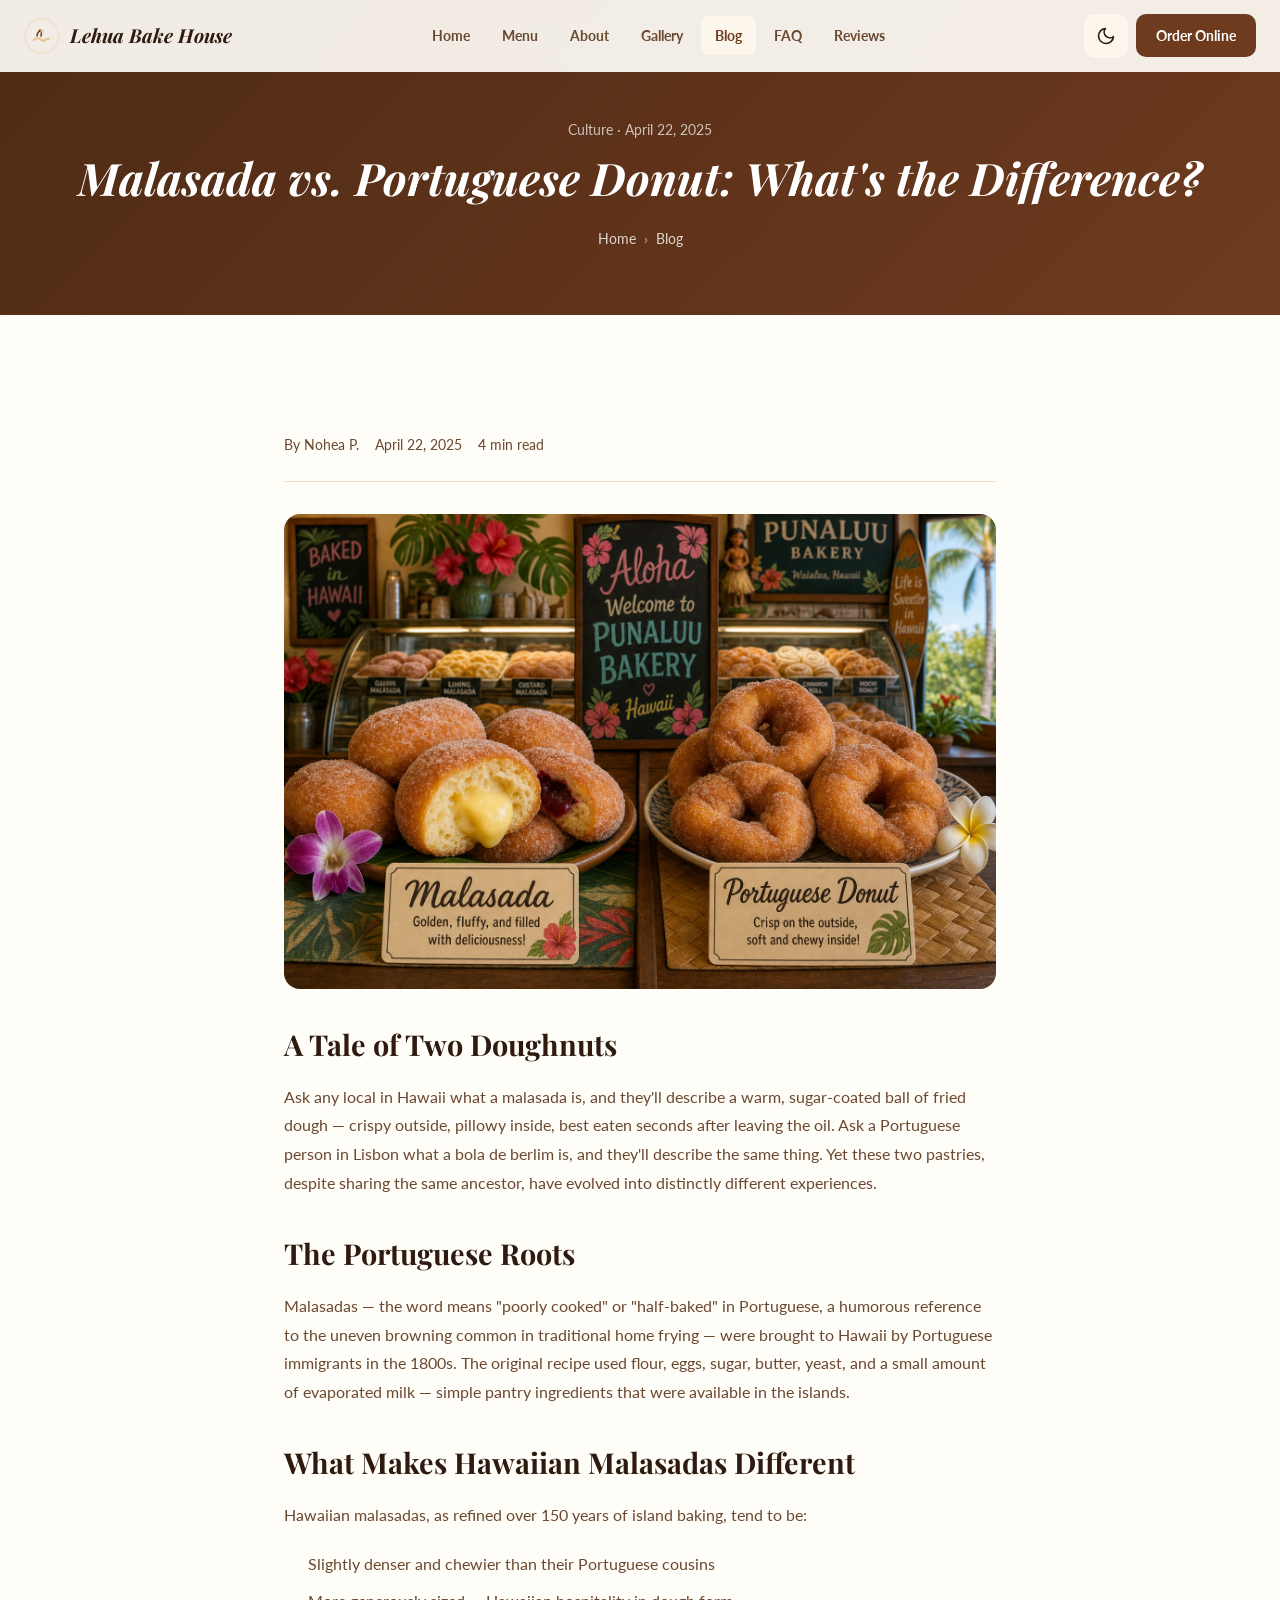
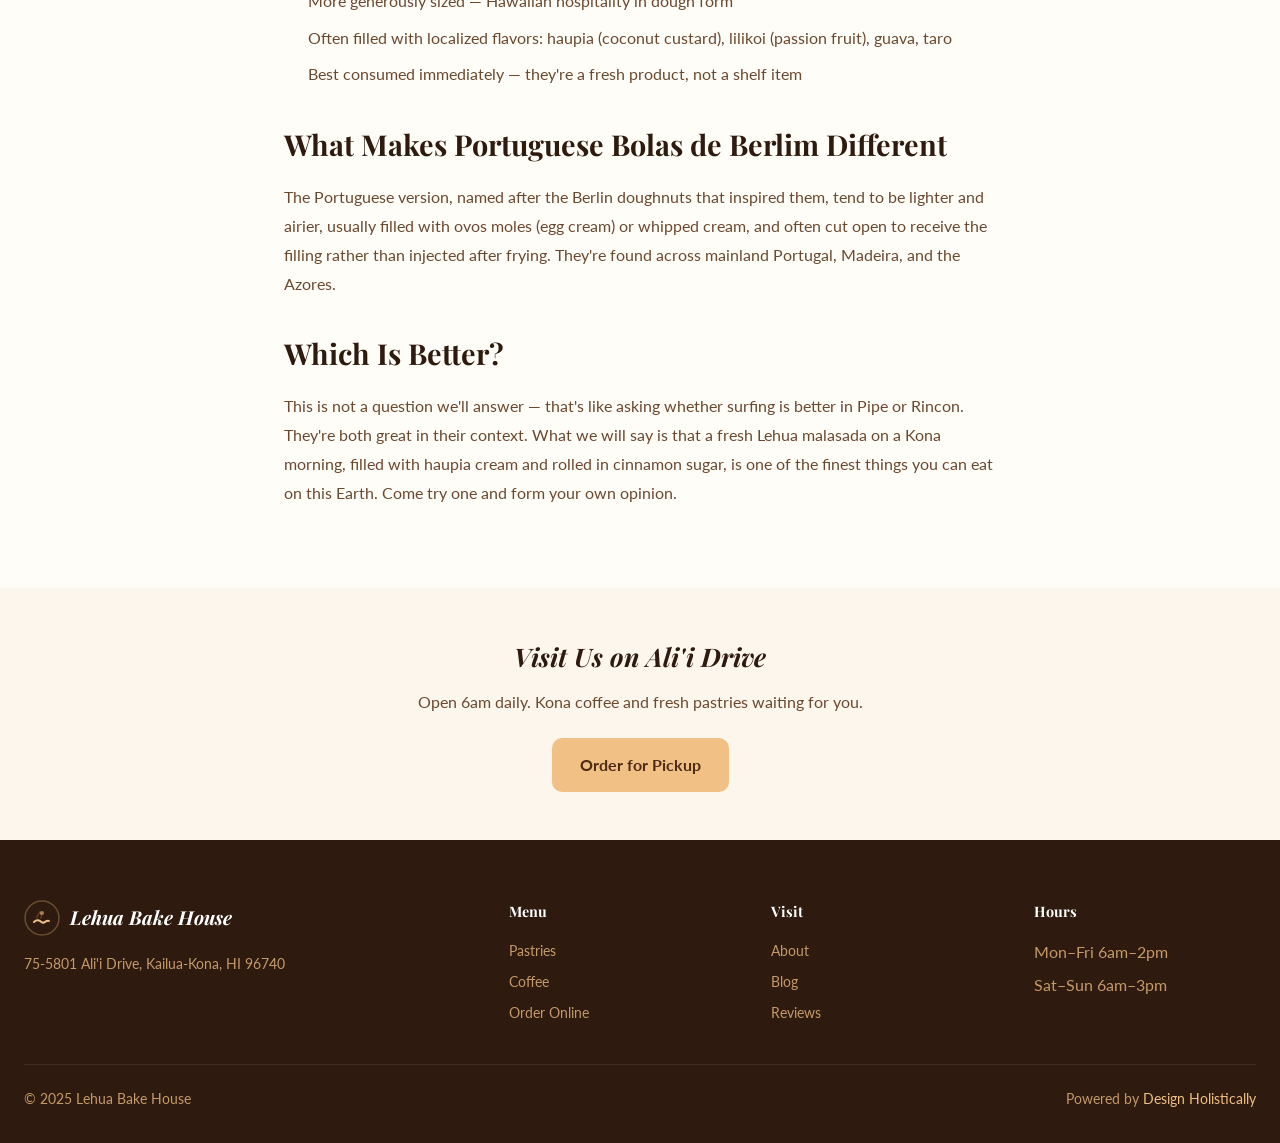
<file: blog-post-5.html>
<!DOCTYPE html>
<html lang="en" data-theme="light">
<head><meta charset="UTF-8"><meta name="viewport" content="width=device-width, initial-scale=1.0">
<title>Malasada vs. Portuguese Donut: What's the Difference? — Lehua Bake House Blog</title>
<link rel="stylesheet" href="css/style.css">  <link rel="icon" type="image/x-icon" href="images/favicon.ico">
  <link rel="icon" type="image/png" sizes="32x32" href="images/favicon-32x32.png">
  <link rel="icon" type="image/png" sizes="16x16" href="images/favicon-16x16.png">
  <link rel="apple-touch-icon" sizes="180x180" href="images/apple-touch-icon.png">
</head>
<body>
<header class="header"><div class="header-inner"><a href="index.html" class="logo"><svg viewBox="0 0 36 36" fill="none" width="36" height="36"><circle cx="18" cy="18" r="17" stroke="var(--accent)" stroke-width="1.5" opacity="0.3"/><path d="M10 22c1.5-1.5 3-2 5-1.5s3 3 5 2 3.5-2.5 5-1.5" stroke="#F0C085" stroke-width="2" stroke-linecap="round" fill="none"/><path d="M13 18c0-3 2-5 3-6 1 1 2 3 1 6" stroke="#6E3B1F" stroke-width="1.5" fill="none" stroke-linecap="round"/><circle cx="18" cy="13" r="2" fill="#F0C085" opacity="0.6"/></svg>Lehua Bake House</a><nav class="nav"><a href="index.html">Home</a><a href="services.html">Menu</a><a href="about.html">About</a><a href="gallery.html">Gallery</a><a href="blog.html" class="active">Blog</a><a href="faq.html">FAQ</a><a href="reviews.html">Reviews</a></nav><div class="header-actions"><button id="themeToggle" class="btn-theme" aria-label="Toggle dark mode"></button><a href="booking.html" class="btn-order">Order Online</a><button id="hamburger" class="btn-hamburger" aria-label="Open menu"><span></span><span></span><span></span></button></div></div></header><nav id="mobileNav" class="mobile-nav"><a href="index.html">Home</a><a href="services.html">Menu</a><a href="about.html">About</a><a href="gallery.html">Gallery</a><a href="blog.html">Blog</a><a href="faq.html">FAQ</a><a href="reviews.html">Reviews</a><a href="booking.html">Order Online</a></nav>
<div class="page-hero"><p style="color:rgba(255,255,255,0.7);font-size:0.85rem;">Culture · April 22, 2025</p>
<h1 style="font-size:clamp(1.6rem,4vw,2.8rem);font-style:italic;">Malasada vs. Portuguese Donut: What's the Difference?</h1>
<div class="breadcrumb"><a href="index.html">Home</a> › <a href="blog.html">Blog</a></div></div>
<article style="padding-top:60px;">
<div class="blog-post">
<div class="blog-post-meta"><span>By Nohea P.</span><span>April 22, 2025</span><span>4 min read</span></div>
<img src="images/blog-5.png" alt="Malasada vs. Portuguese Donut: What's the Difference?" style="border-radius:16px;margin-bottom:32px;">
<h2>A Tale of Two Doughnuts</h2><p>Ask any local in Hawaii what a malasada is, and they'll describe a warm, sugar-coated ball of fried dough — crispy outside, pillowy inside, best eaten seconds after leaving the oil. Ask a Portuguese person in Lisbon what a bola de berlim is, and they'll describe the same thing. Yet these two pastries, despite sharing the same ancestor, have evolved into distinctly different experiences.</p>
<h2>The Portuguese Roots</h2><p>Malasadas — the word means "poorly cooked" or "half-baked" in Portuguese, a humorous reference to the uneven browning common in traditional home frying — were brought to Hawaii by Portuguese immigrants in the 1800s. The original recipe used flour, eggs, sugar, butter, yeast, and a small amount of evaporated milk — simple pantry ingredients that were available in the islands.</p>
<h2>What Makes Hawaiian Malasadas Different</h2><p>Hawaiian malasadas, as refined over 150 years of island baking, tend to be:</p>
<ul>
<li>Slightly denser and chewier than their Portuguese cousins</li>
<li>More generously sized — Hawaiian hospitality in dough form</li>
<li>Often filled with localized flavors: haupia (coconut custard), lilikoi (passion fruit), guava, taro</li>
<li>Best consumed immediately — they're a fresh product, not a shelf item</li>
</ul>
<h2>What Makes Portuguese Bolas de Berlim Different</h2><p>The Portuguese version, named after the Berlin doughnuts that inspired them, tend to be lighter and airier, usually filled with ovos moles (egg cream) or whipped cream, and often cut open to receive the filling rather than injected after frying. They're found across mainland Portugal, Madeira, and the Azores.</p>
<h2>Which Is Better?</h2><p>This is not a question we'll answer — that's like asking whether surfing is better in Pipe or Rincon. They're both great in their context. What we will say is that a fresh Lehua malasada on a Kona morning, filled with haupia cream and rolled in cinnamon sugar, is one of the finest things you can eat on this Earth. Come try one and form your own opinion.</p>
</div></article>
<div style="background:var(--gray-100);padding:48px 24px;text-align:center;">
<h3 style="font-family:var(--font-display);font-size:1.6rem;margin-bottom:12px;font-style:italic;">Visit Us on Ali'i Drive</h3>
<p style="color:var(--text-muted);margin-bottom:24px;">Open 6am daily. Kona coffee and fresh pastries waiting for you.</p>
<a href="booking.html" class="btn-primary" style="display:inline-flex;">Order for Pickup</a>
</div>
<footer class="footer"><div class="footer-grid"><div class="footer-brand"><div class="logo" style="color:white;"><svg viewBox="0 0 36 36" fill="none" width="36" height="36"><circle cx="18" cy="18" r="17" stroke="var(--accent)" stroke-width="1.5" opacity="0.3"/><path d="M10 22c1.5-1.5 3-2 5-1.5s3 3 5 2 3.5-2.5 5-1.5" stroke="#F0C085" stroke-width="2" stroke-linecap="round" fill="none"/><path d="M13 18c0-3 2-5 3-6 1 1 2 3 1 6" stroke="#6E3B1F" stroke-width="1.5" fill="none" stroke-linecap="round"/><circle cx="18" cy="13" r="2" fill="#F0C085" opacity="0.6"/></svg>Lehua Bake House</div><p>75-5801 Ali'i Drive, Kailua-Kona, HI 96740</p></div><div><h4>Menu</h4><div class="footer-links"><a href="services.html">Pastries</a><a href="services.html">Coffee</a><a href="booking.html">Order Online</a></div></div><div><h4>Visit</h4><div class="footer-links"><a href="about.html">About</a><a href="blog.html">Blog</a><a href="reviews.html">Reviews</a></div></div><div><h4>Hours</h4><div class="footer-links"><span style="color:var(--gray-400);">Mon–Fri 6am–2pm</span><span style="color:var(--gray-400);">Sat–Sun 6am–3pm</span></div></div></div><div class="footer-bottom"><p>© 2025 Lehua Bake House</p><p>Powered by <a href="https://designholistically.com" target="_blank" rel="noopener">Design Holistically</a></p></div></footer><button id="backToTop" class="back-to-top"><svg width="20" height="20" viewBox="0 0 24 24" fill="none" stroke="currentColor" stroke-width="2"><polyline points="18 15 12 9 6 15"/></svg></button><script src="js/main.js"></script>
</body></html>
</file>
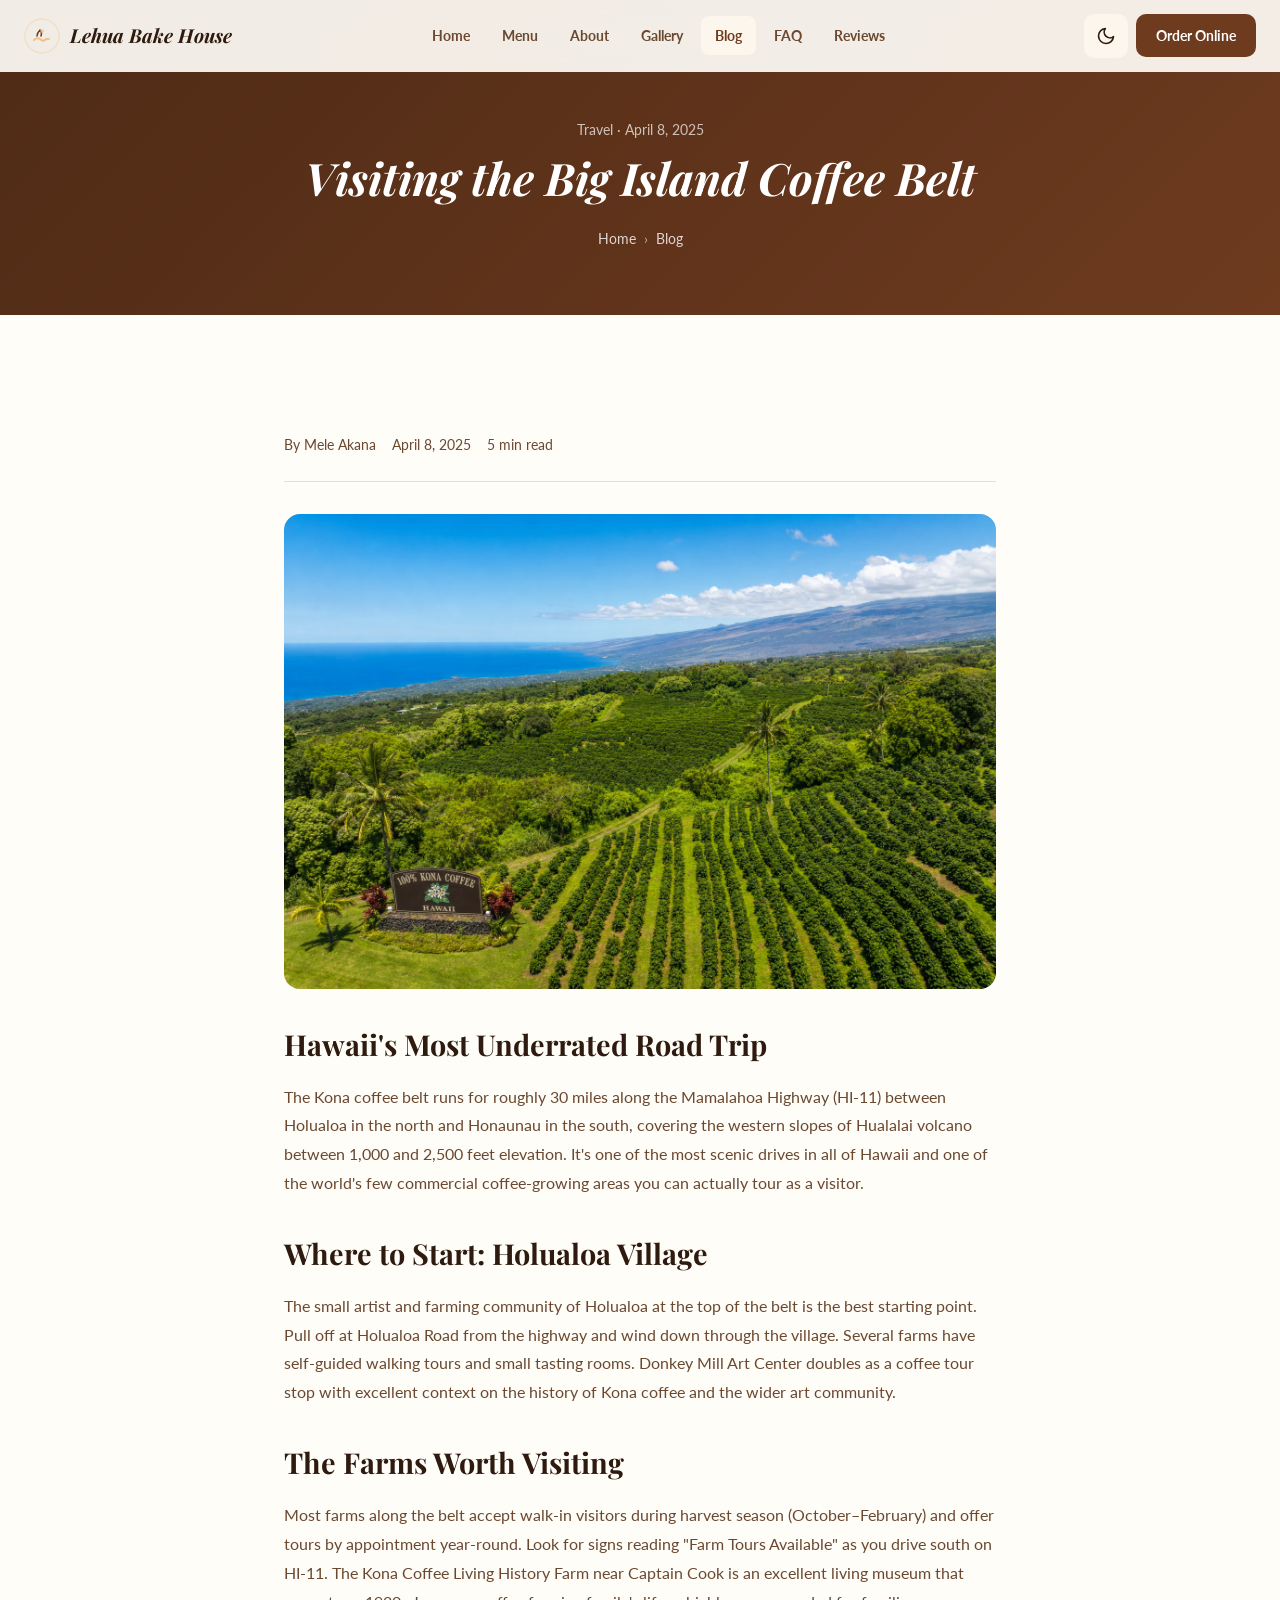
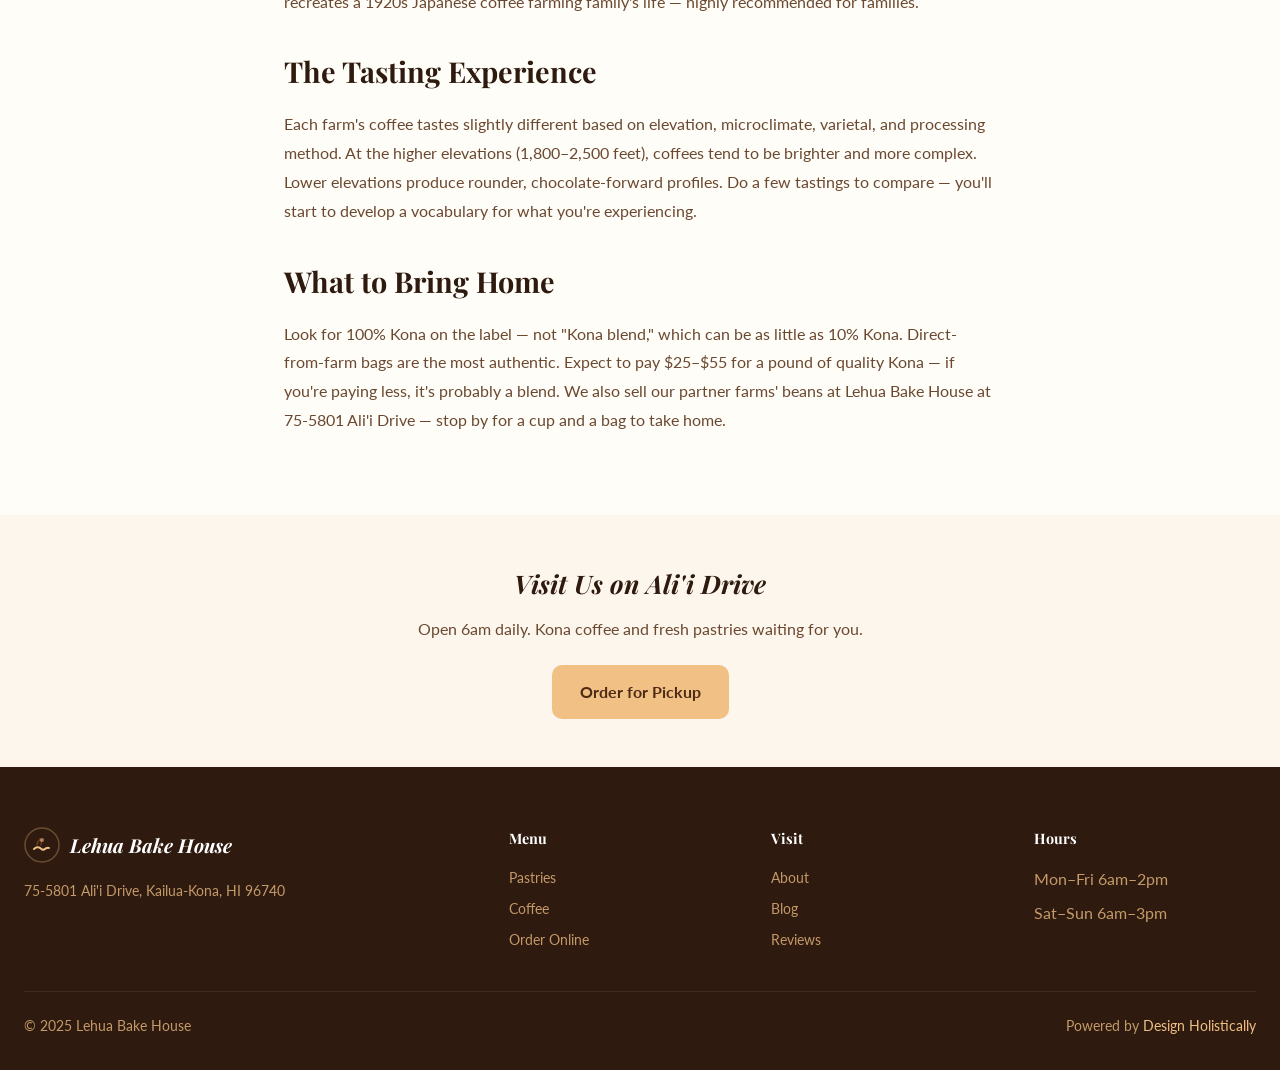
<file: blog-post-6.html>
<!DOCTYPE html>
<html lang="en" data-theme="light">
<head><meta charset="UTF-8"><meta name="viewport" content="width=device-width, initial-scale=1.0">
<title>Visiting the Big Island Coffee Belt — Lehua Bake House Blog</title>
<link rel="stylesheet" href="css/style.css">  <link rel="icon" type="image/x-icon" href="images/favicon.ico">
  <link rel="icon" type="image/png" sizes="32x32" href="images/favicon-32x32.png">
  <link rel="icon" type="image/png" sizes="16x16" href="images/favicon-16x16.png">
  <link rel="apple-touch-icon" sizes="180x180" href="images/apple-touch-icon.png">
</head>
<body>
<header class="header"><div class="header-inner"><a href="index.html" class="logo"><svg viewBox="0 0 36 36" fill="none" width="36" height="36"><circle cx="18" cy="18" r="17" stroke="var(--accent)" stroke-width="1.5" opacity="0.3"/><path d="M10 22c1.5-1.5 3-2 5-1.5s3 3 5 2 3.5-2.5 5-1.5" stroke="#F0C085" stroke-width="2" stroke-linecap="round" fill="none"/><path d="M13 18c0-3 2-5 3-6 1 1 2 3 1 6" stroke="#6E3B1F" stroke-width="1.5" fill="none" stroke-linecap="round"/><circle cx="18" cy="13" r="2" fill="#F0C085" opacity="0.6"/></svg>Lehua Bake House</a><nav class="nav"><a href="index.html">Home</a><a href="services.html">Menu</a><a href="about.html">About</a><a href="gallery.html">Gallery</a><a href="blog.html" class="active">Blog</a><a href="faq.html">FAQ</a><a href="reviews.html">Reviews</a></nav><div class="header-actions"><button id="themeToggle" class="btn-theme" aria-label="Toggle dark mode"></button><a href="booking.html" class="btn-order">Order Online</a><button id="hamburger" class="btn-hamburger" aria-label="Open menu"><span></span><span></span><span></span></button></div></div></header><nav id="mobileNav" class="mobile-nav"><a href="index.html">Home</a><a href="services.html">Menu</a><a href="about.html">About</a><a href="gallery.html">Gallery</a><a href="blog.html">Blog</a><a href="faq.html">FAQ</a><a href="reviews.html">Reviews</a><a href="booking.html">Order Online</a></nav>
<div class="page-hero"><p style="color:rgba(255,255,255,0.7);font-size:0.85rem;">Travel · April 8, 2025</p>
<h1 style="font-size:clamp(1.6rem,4vw,2.8rem);font-style:italic;">Visiting the Big Island Coffee Belt</h1>
<div class="breadcrumb"><a href="index.html">Home</a> › <a href="blog.html">Blog</a></div></div>
<article style="padding-top:60px;">
<div class="blog-post">
<div class="blog-post-meta"><span>By Mele Akana</span><span>April 8, 2025</span><span>5 min read</span></div>
<img src="images/blog-6.png" alt="Visiting the Big Island Coffee Belt" style="border-radius:16px;margin-bottom:32px;">
<h2>Hawaii's Most Underrated Road Trip</h2><p>The Kona coffee belt runs for roughly 30 miles along the Mamalahoa Highway (HI-11) between Holualoa in the north and Honaunau in the south, covering the western slopes of Hualalai volcano between 1,000 and 2,500 feet elevation. It's one of the most scenic drives in all of Hawaii and one of the world's few commercial coffee-growing areas you can actually tour as a visitor.</p>
<h2>Where to Start: Holualoa Village</h2><p>The small artist and farming community of Holualoa at the top of the belt is the best starting point. Pull off at Holualoa Road from the highway and wind down through the village. Several farms have self-guided walking tours and small tasting rooms. Donkey Mill Art Center doubles as a coffee tour stop with excellent context on the history of Kona coffee and the wider art community.</p>
<h2>The Farms Worth Visiting</h2><p>Most farms along the belt accept walk-in visitors during harvest season (October–February) and offer tours by appointment year-round. Look for signs reading "Farm Tours Available" as you drive south on HI-11. The Kona Coffee Living History Farm near Captain Cook is an excellent living museum that recreates a 1920s Japanese coffee farming family's life — highly recommended for families.</p>
<h2>The Tasting Experience</h2><p>Each farm's coffee tastes slightly different based on elevation, microclimate, varietal, and processing method. At the higher elevations (1,800–2,500 feet), coffees tend to be brighter and more complex. Lower elevations produce rounder, chocolate-forward profiles. Do a few tastings to compare — you'll start to develop a vocabulary for what you're experiencing.</p>
<h2>What to Bring Home</h2><p>Look for 100% Kona on the label — not "Kona blend," which can be as little as 10% Kona. Direct-from-farm bags are the most authentic. Expect to pay $25–$55 for a pound of quality Kona — if you're paying less, it's probably a blend. We also sell our partner farms' beans at Lehua Bake House at 75-5801 Ali'i Drive — stop by for a cup and a bag to take home.</p>
</div></article>
<div style="background:var(--gray-100);padding:48px 24px;text-align:center;">
<h3 style="font-family:var(--font-display);font-size:1.6rem;margin-bottom:12px;font-style:italic;">Visit Us on Ali'i Drive</h3>
<p style="color:var(--text-muted);margin-bottom:24px;">Open 6am daily. Kona coffee and fresh pastries waiting for you.</p>
<a href="booking.html" class="btn-primary" style="display:inline-flex;">Order for Pickup</a>
</div>
<footer class="footer"><div class="footer-grid"><div class="footer-brand"><div class="logo" style="color:white;"><svg viewBox="0 0 36 36" fill="none" width="36" height="36"><circle cx="18" cy="18" r="17" stroke="var(--accent)" stroke-width="1.5" opacity="0.3"/><path d="M10 22c1.5-1.5 3-2 5-1.5s3 3 5 2 3.5-2.5 5-1.5" stroke="#F0C085" stroke-width="2" stroke-linecap="round" fill="none"/><path d="M13 18c0-3 2-5 3-6 1 1 2 3 1 6" stroke="#6E3B1F" stroke-width="1.5" fill="none" stroke-linecap="round"/><circle cx="18" cy="13" r="2" fill="#F0C085" opacity="0.6"/></svg>Lehua Bake House</div><p>75-5801 Ali'i Drive, Kailua-Kona, HI 96740</p></div><div><h4>Menu</h4><div class="footer-links"><a href="services.html">Pastries</a><a href="services.html">Coffee</a><a href="booking.html">Order Online</a></div></div><div><h4>Visit</h4><div class="footer-links"><a href="about.html">About</a><a href="blog.html">Blog</a><a href="reviews.html">Reviews</a></div></div><div><h4>Hours</h4><div class="footer-links"><span style="color:var(--gray-400);">Mon–Fri 6am–2pm</span><span style="color:var(--gray-400);">Sat–Sun 6am–3pm</span></div></div></div><div class="footer-bottom"><p>© 2025 Lehua Bake House</p><p>Powered by <a href="https://designholistically.com" target="_blank" rel="noopener">Design Holistically</a></p></div></footer><button id="backToTop" class="back-to-top"><svg width="20" height="20" viewBox="0 0 24 24" fill="none" stroke="currentColor" stroke-width="2"><polyline points="18 15 12 9 6 15"/></svg></button><script src="js/main.js"></script>
</body></html>
</file>
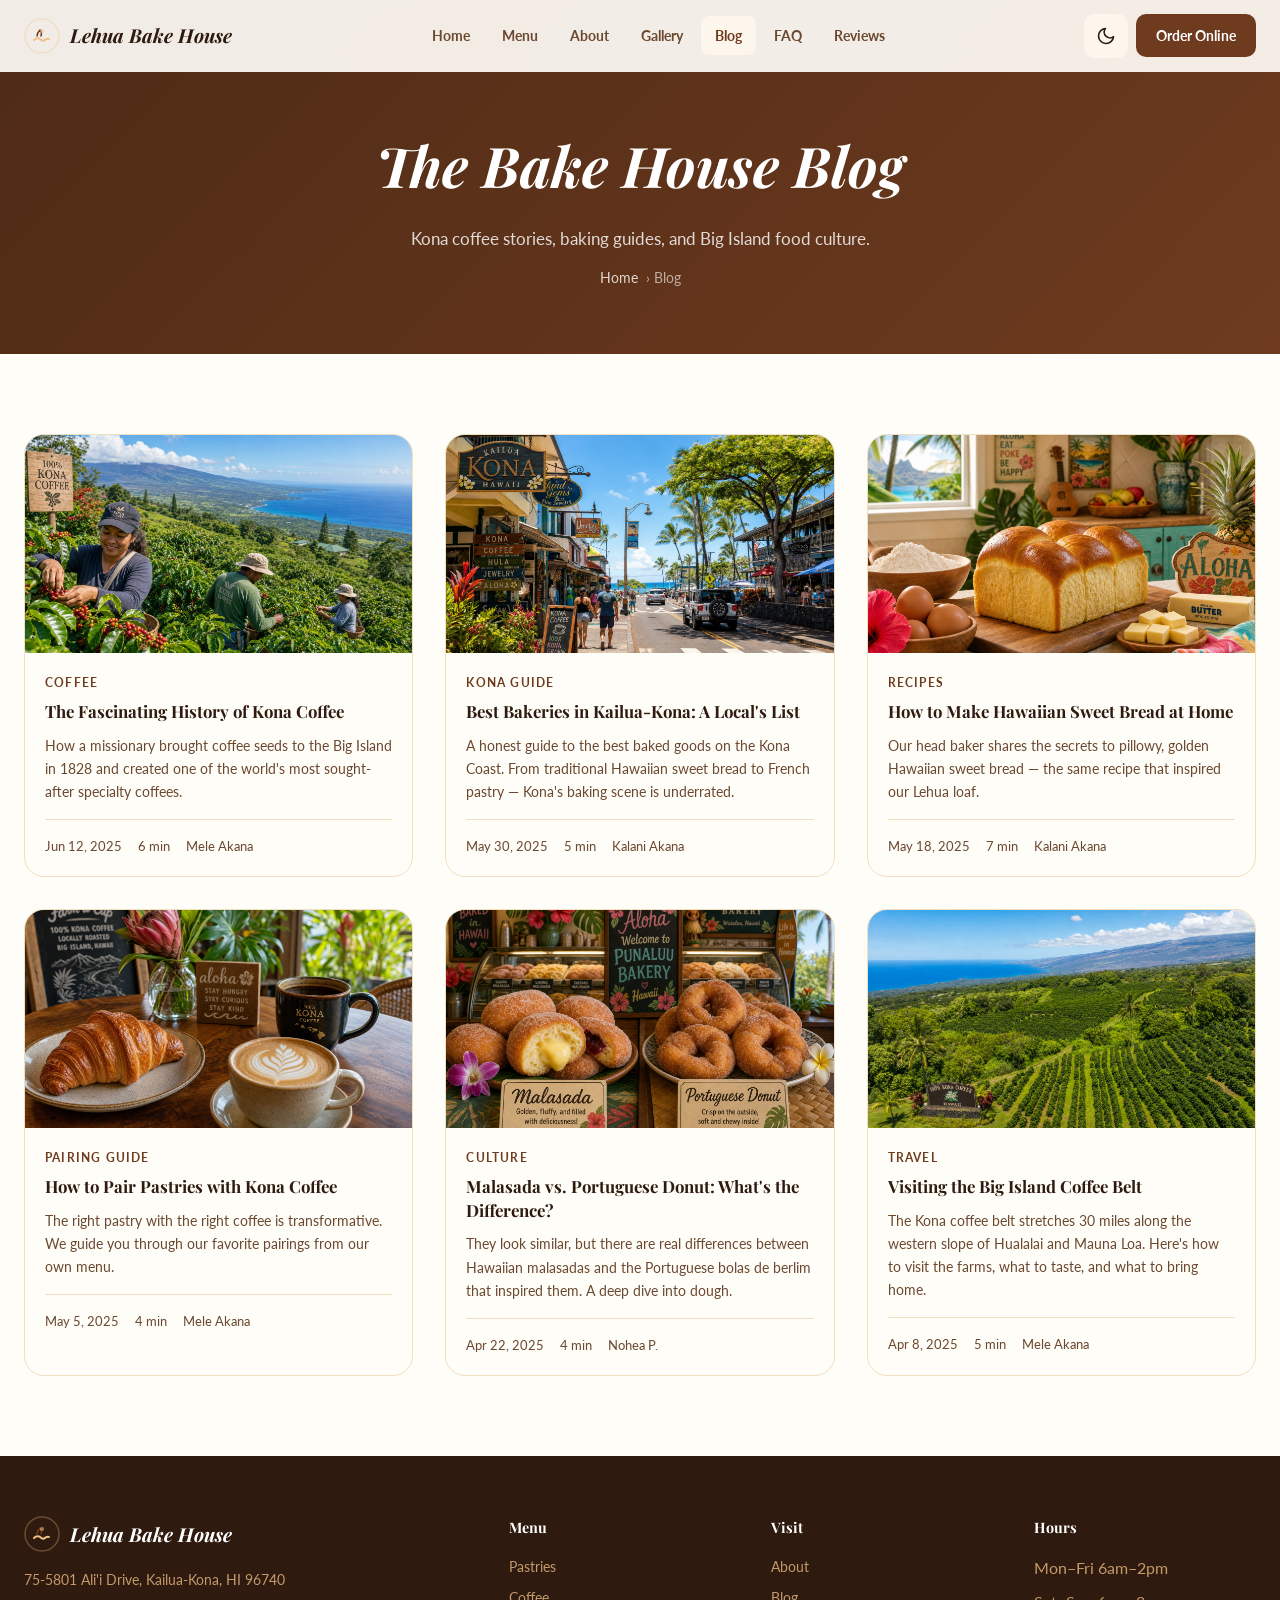
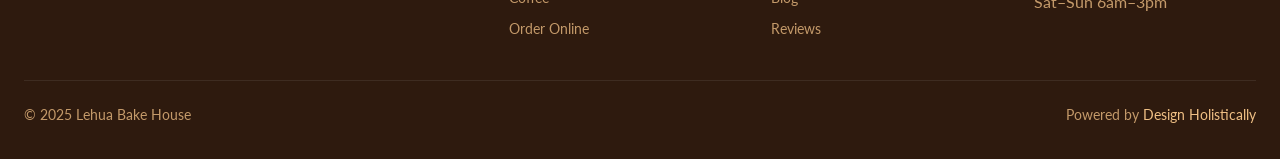
<file: blog.html>
<!DOCTYPE html><html lang="en" data-theme="light"><head><meta charset="UTF-8"><meta name="viewport" content="width=device-width, initial-scale=1.0"><title>Blog — Lehua Bake House</title><link rel="stylesheet" href="css/style.css">  <link rel="icon" type="image/x-icon" href="images/favicon.ico">
  <link rel="icon" type="image/png" sizes="32x32" href="images/favicon-32x32.png">
  <link rel="icon" type="image/png" sizes="16x16" href="images/favicon-16x16.png">
  <link rel="apple-touch-icon" sizes="180x180" href="images/apple-touch-icon.png">
</head><body><header class="header"><div class="header-inner"><a href="index.html" class="logo"><svg viewBox="0 0 36 36" fill="none" width="36" height="36"><circle cx="18" cy="18" r="17" stroke="var(--accent)" stroke-width="1.5" opacity="0.3"/><path d="M10 22c1.5-1.5 3-2 5-1.5s3 3 5 2 3.5-2.5 5-1.5" stroke="#F0C085" stroke-width="2" stroke-linecap="round" fill="none"/><path d="M13 18c0-3 2-5 3-6 1 1 2 3 1 6" stroke="#6E3B1F" stroke-width="1.5" fill="none" stroke-linecap="round"/><circle cx="18" cy="13" r="2" fill="#F0C085" opacity="0.6"/></svg>Lehua Bake House</a><nav class="nav"><a href="index.html">Home</a><a href="services.html">Menu</a><a href="about.html">About</a><a href="gallery.html">Gallery</a><a href="blog.html" class="active">Blog</a><a href="faq.html">FAQ</a><a href="reviews.html">Reviews</a></nav><div class="header-actions"><button id="themeToggle" class="btn-theme" aria-label="Toggle dark mode"></button><a href="booking.html" class="btn-order">Order Online</a><button id="hamburger" class="btn-hamburger" aria-label="Open menu"><span></span><span></span><span></span></button></div></div></header><nav id="mobileNav" class="mobile-nav"><a href="index.html">Home</a><a href="services.html">Menu</a><a href="about.html">About</a><a href="gallery.html">Gallery</a><a href="blog.html">Blog</a><a href="faq.html">FAQ</a><a href="reviews.html">Reviews</a><a href="booking.html">Order Online</a></nav>
<div class="page-hero"><h1>The Bake House Blog</h1><p>Kona coffee stories, baking guides, and Big Island food culture.</p><div class="breadcrumb"><a href="index.html">Home</a> › Blog</div></div>
<section class="section"><div class="container"><div class="blog-grid">
<article class="blog-card fade-up"><div class="blog-card-img"><img src="images/blog-1.png" loading="lazy" alt="Kona coffee history"></div><div class="blog-card-body"><span class="blog-tag">Coffee</span><h3><a href="blog-post-1.html">The Fascinating History of Kona Coffee</a></h3><p>How a missionary brought coffee seeds to the Big Island in 1828 and created one of the world's most sought-after specialty coffees.</p><div class="blog-meta"><span>Jun 12, 2025</span><span>6 min</span><span>Mele Akana</span></div></div></article>
<article class="blog-card fade-up"><div class="blog-card-img"><img src="images/blog-2.png" loading="lazy" alt="Kailua-Kona bakeries"></div><div class="blog-card-body"><span class="blog-tag">Kona Guide</span><h3><a href="blog-post-2.html">Best Bakeries in Kailua-Kona: A Local's List</a></h3><p>A honest guide to the best baked goods on the Kona Coast. From traditional Hawaiian sweet bread to French pastry — Kona's baking scene is underrated.</p><div class="blog-meta"><span>May 30, 2025</span><span>5 min</span><span>Kalani Akana</span></div></div></article>
<article class="blog-card fade-up"><div class="blog-card-img"><img src="images/blog-3.png" loading="lazy" alt="Hawaiian sweet bread"></div><div class="blog-card-body"><span class="blog-tag">Recipes</span><h3><a href="blog-post-3.html">How to Make Hawaiian Sweet Bread at Home</a></h3><p>Our head baker shares the secrets to pillowy, golden Hawaiian sweet bread — the same recipe that inspired our Lehua loaf.</p><div class="blog-meta"><span>May 18, 2025</span><span>7 min</span><span>Kalani Akana</span></div></div></article>
<article class="blog-card fade-up"><div class="blog-card-img"><img src="images/blog-4.png" loading="lazy" alt="Coffee pastry pairing"></div><div class="blog-card-body"><span class="blog-tag">Pairing Guide</span><h3><a href="blog-post-4.html">How to Pair Pastries with Kona Coffee</a></h3><p>The right pastry with the right coffee is transformative. We guide you through our favorite pairings from our own menu.</p><div class="blog-meta"><span>May 5, 2025</span><span>4 min</span><span>Mele Akana</span></div></div></article>
<article class="blog-card fade-up"><div class="blog-card-img"><img src="images/blog-5.png" loading="lazy" alt="Malasada vs donut"></div><div class="blog-card-body"><span class="blog-tag">Culture</span><h3><a href="blog-post-5.html">Malasada vs. Portuguese Donut: What's the Difference?</a></h3><p>They look similar, but there are real differences between Hawaiian malasadas and the Portuguese bolas de berlim that inspired them. A deep dive into dough.</p><div class="blog-meta"><span>Apr 22, 2025</span><span>4 min</span><span>Nohea P.</span></div></div></article>
<article class="blog-card fade-up"><div class="blog-card-img"><img src="images/blog-6.png" loading="lazy" alt="Coffee belt Big Island"></div><div class="blog-card-body"><span class="blog-tag">Travel</span><h3><a href="blog-post-6.html">Visiting the Big Island Coffee Belt</a></h3><p>The Kona coffee belt stretches 30 miles along the western slope of Hualalai and Mauna Loa. Here's how to visit the farms, what to taste, and what to bring home.</p><div class="blog-meta"><span>Apr 8, 2025</span><span>5 min</span><span>Mele Akana</span></div></div></article>
</div></div></section>
<footer class="footer"><div class="footer-grid"><div class="footer-brand"><div class="logo" style="color:white;"><svg viewBox="0 0 36 36" fill="none" width="36" height="36"><circle cx="18" cy="18" r="17" stroke="var(--accent)" stroke-width="1.5" opacity="0.3"/><path d="M10 22c1.5-1.5 3-2 5-1.5s3 3 5 2 3.5-2.5 5-1.5" stroke="#F0C085" stroke-width="2" stroke-linecap="round" fill="none"/><path d="M13 18c0-3 2-5 3-6 1 1 2 3 1 6" stroke="#6E3B1F" stroke-width="1.5" fill="none" stroke-linecap="round"/><circle cx="18" cy="13" r="2" fill="#F0C085" opacity="0.6"/></svg>Lehua Bake House</div><p>75-5801 Ali'i Drive, Kailua-Kona, HI 96740</p></div><div><h4>Menu</h4><div class="footer-links"><a href="services.html">Pastries</a><a href="services.html">Coffee</a><a href="booking.html">Order Online</a></div></div><div><h4>Visit</h4><div class="footer-links"><a href="about.html">About</a><a href="blog.html">Blog</a><a href="reviews.html">Reviews</a></div></div><div><h4>Hours</h4><div class="footer-links"><span style="color:var(--gray-400);">Mon–Fri 6am–2pm</span><span style="color:var(--gray-400);">Sat–Sun 6am–3pm</span></div></div></div><div class="footer-bottom"><p>© 2025 Lehua Bake House</p><p>Powered by <a href="https://designholistically.com" target="_blank" rel="noopener">Design Holistically</a></p></div></footer><button id="backToTop" class="back-to-top"><svg width="20" height="20" viewBox="0 0 24 24" fill="none" stroke="currentColor" stroke-width="2"><polyline points="18 15 12 9 6 15"/></svg></button><script src="js/main.js"></script>
</body></html>
</file>
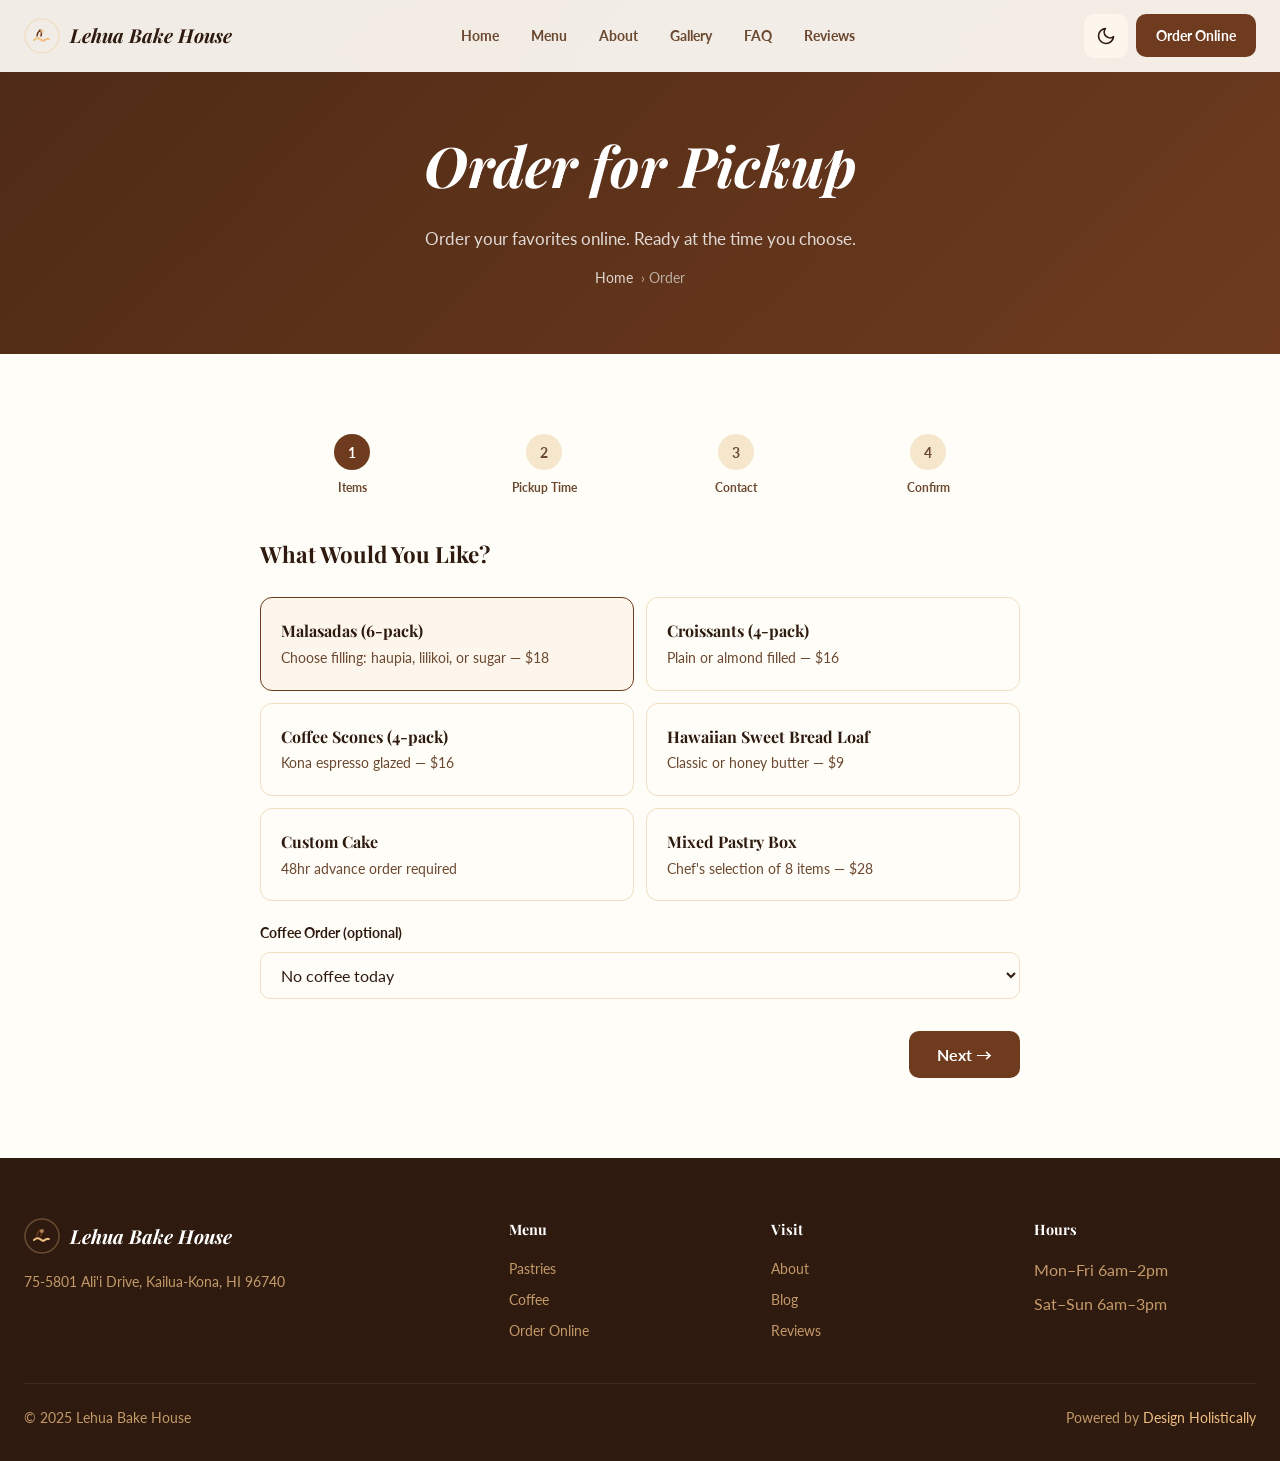
<file: booking.html>
<!DOCTYPE html><html lang="en" data-theme="light"><head><meta charset="UTF-8"><meta name="viewport" content="width=device-width, initial-scale=1.0"><title>Order for Pickup — Lehua Bake House</title><link rel="stylesheet" href="css/style.css">  <link rel="icon" type="image/x-icon" href="images/favicon.ico">
  <link rel="icon" type="image/png" sizes="32x32" href="images/favicon-32x32.png">
  <link rel="icon" type="image/png" sizes="16x16" href="images/favicon-16x16.png">
  <link rel="apple-touch-icon" sizes="180x180" href="images/apple-touch-icon.png">
</head><body><header class="header"><div class="header-inner"><a href="index.html" class="logo"><svg viewBox="0 0 36 36" fill="none" width="36" height="36"><circle cx="18" cy="18" r="17" stroke="var(--accent)" stroke-width="1.5" opacity="0.3"/><path d="M10 22c1.5-1.5 3-2 5-1.5s3 3 5 2 3.5-2.5 5-1.5" stroke="#F0C085" stroke-width="2" stroke-linecap="round" fill="none"/><path d="M13 18c0-3 2-5 3-6 1 1 2 3 1 6" stroke="#6E3B1F" stroke-width="1.5" fill="none" stroke-linecap="round"/><circle cx="18" cy="13" r="2" fill="#F0C085" opacity="0.6"/></svg>Lehua Bake House</a><nav class="nav"><a href="index.html">Home</a><a href="services.html">Menu</a><a href="about.html">About</a><a href="gallery.html">Gallery</a><a href="blog.html" class="active" style="display:none;">Blog</a><a href="faq.html">FAQ</a><a href="reviews.html">Reviews</a></nav><div class="header-actions"><button id="themeToggle" class="btn-theme" aria-label="Toggle dark mode"></button><a href="booking.html" class="btn-order">Order Online</a><button id="hamburger" class="btn-hamburger" aria-label="Open menu"><span></span><span></span><span></span></button></div></div></header><nav id="mobileNav" class="mobile-nav"><a href="index.html">Home</a><a href="services.html">Menu</a><a href="about.html">About</a><a href="gallery.html">Gallery</a><a href="blog.html">Blog</a><a href="faq.html">FAQ</a><a href="reviews.html">Reviews</a><a href="booking.html">Order Online</a></nav>
<div class="page-hero"><h1>Order for Pickup</h1><p>Order your favorites online. Ready at the time you choose.</p><div class="breadcrumb"><a href="index.html">Home</a> › Order</div></div>
<section class="section"><div class="container"><div class="booking-section">
<div class="booking-steps fade-up"><div class="step-item active"><div class="step-num">1</div><div class="step-label">Items</div></div><div class="step-item"><div class="step-num">2</div><div class="step-label">Pickup Time</div></div><div class="step-item"><div class="step-num">3</div><div class="step-label">Contact</div></div><div class="step-item"><div class="step-num">4</div><div class="step-label">Confirm</div></div></div>
<div class="form-step active fade-up" id="step1"><h3>What Would You Like?</h3>
<div class="service-options">
<div class="service-option selected"><h4>Malasadas (6-pack)</h4><p>Choose filling: haupia, lilikoi, or sugar — $18</p></div>
<div class="service-option"><h4>Croissants (4-pack)</h4><p>Plain or almond filled — $16</p></div>
<div class="service-option"><h4>Coffee Scones (4-pack)</h4><p>Kona espresso glazed — $16</p></div>
<div class="service-option"><h4>Hawaiian Sweet Bread Loaf</h4><p>Classic or honey butter — $9</p></div>
<div class="service-option"><h4>Custom Cake</h4><p>48hr advance order required</p></div>
<div class="service-option"><h4>Mixed Pastry Box</h4><p>Chef's selection of 8 items — $28</p></div>
</div>
<div class="form-group" style="margin-top:20px;"><label>Coffee Order (optional)</label><select><option>No coffee today</option><option>Kona Pour-Over (+$5)</option><option>Iced Kona Latte (+$6)</option><option>Cold Brew (+$5.50)</option><option>Lilikoi Lemonade (+$5)</option></select></div>
<div class="form-nav"><div></div><button class="btn-next">Next →</button></div></div>
<div class="form-step" id="step2"><h3>Choose Pickup Time</h3>
<div class="form-group"><label>Pickup Date</label><input type="date" id="pickupDate"></div>
<div class="form-group"><label>Pickup Time (we open at 6am)</label><div class="time-slots"><div class="time-slot selected">6:00 AM</div><div class="time-slot">6:30 AM</div><div class="time-slot">7:00 AM</div><div class="time-slot">7:30 AM</div><div class="time-slot">8:00 AM</div><div class="time-slot">9:00 AM</div><div class="time-slot">10:00 AM</div><div class="time-slot">11:00 AM</div></div></div>
<div class="form-nav"><button class="btn-prev">← Back</button><button class="btn-next">Next →</button></div></div>
<div class="form-step" id="step3"><h3>Your Information</h3>
<div style="display:grid;gap:16px;grid-template-columns:1fr 1fr;">
<div class="form-group"><label>First Name</label><input type="text" placeholder="Kalani" required></div>
<div class="form-group"><label>Last Name</label><input type="text" placeholder="Akana" required></div>
</div>
<div class="form-group"><label>Phone</label><input type="tel" placeholder="(808) 555-0000" required></div>
<div class="form-group"><label>Email</label><input type="email" placeholder="you@email.com" required></div>
<div class="form-group"><label>Special Notes</label><textarea placeholder="Allergies, filling preferences, special instructions..."></textarea></div>
<div class="form-nav"><button class="btn-prev">← Back</button><button class="btn-submit">Place Order →</button></div></div>
<div class="form-step" id="step4"><div class="confirmation-box"><div class="confirmation-icon"><svg viewBox="0 0 24 24" fill="none" stroke="currentColor" stroke-width="2.5"><polyline points="20 6 9 17 4 12"/></svg></div>
<h3 style="font-family:var(--font-display);font-size:1.8rem;margin-bottom:12px;font-style:italic;">Order Placed!</h3>
<p style="color:var(--text-muted);">Mahalo! Your order has been received. We'll have everything fresh and ready at your chosen pickup time.</p>
<p style="margin-top:16px;font-size:0.9rem;color:var(--text-muted);">Questions? Call <a href="tel:+18085550108">(808) 555-0108</a></p></div></div>
</div></div></section>
<footer class="footer"><div class="footer-grid"><div class="footer-brand"><div class="logo" style="color:white;"><svg viewBox="0 0 36 36" fill="none" width="36" height="36"><circle cx="18" cy="18" r="17" stroke="var(--accent)" stroke-width="1.5" opacity="0.3"/><path d="M10 22c1.5-1.5 3-2 5-1.5s3 3 5 2 3.5-2.5 5-1.5" stroke="#F0C085" stroke-width="2" stroke-linecap="round" fill="none"/><path d="M13 18c0-3 2-5 3-6 1 1 2 3 1 6" stroke="#6E3B1F" stroke-width="1.5" fill="none" stroke-linecap="round"/><circle cx="18" cy="13" r="2" fill="#F0C085" opacity="0.6"/></svg>Lehua Bake House</div><p>75-5801 Ali'i Drive, Kailua-Kona, HI 96740</p></div><div><h4>Menu</h4><div class="footer-links"><a href="services.html">Pastries</a><a href="services.html">Coffee</a><a href="booking.html">Order Online</a></div></div><div><h4>Visit</h4><div class="footer-links"><a href="about.html">About</a><a href="blog.html">Blog</a><a href="reviews.html">Reviews</a></div></div><div><h4>Hours</h4><div class="footer-links"><span style="color:var(--gray-400);">Mon–Fri 6am–2pm</span><span style="color:var(--gray-400);">Sat–Sun 6am–3pm</span></div></div></div><div class="footer-bottom"><p>© 2025 Lehua Bake House</p><p>Powered by <a href="https://designholistically.com" target="_blank" rel="noopener">Design Holistically</a></p></div></footer><button id="backToTop" class="back-to-top"><svg width="20" height="20" viewBox="0 0 24 24" fill="none" stroke="currentColor" stroke-width="2"><polyline points="18 15 12 9 6 15"/></svg></button><script src="js/main.js"></script>
<script>const d=document.getElementById("pickupDate");if(d){const t=new Date();t.setDate(t.getDate()+1);d.min=t.toISOString().split("T")[0];d.value=d.min;}</script>
</body></html>
</file>
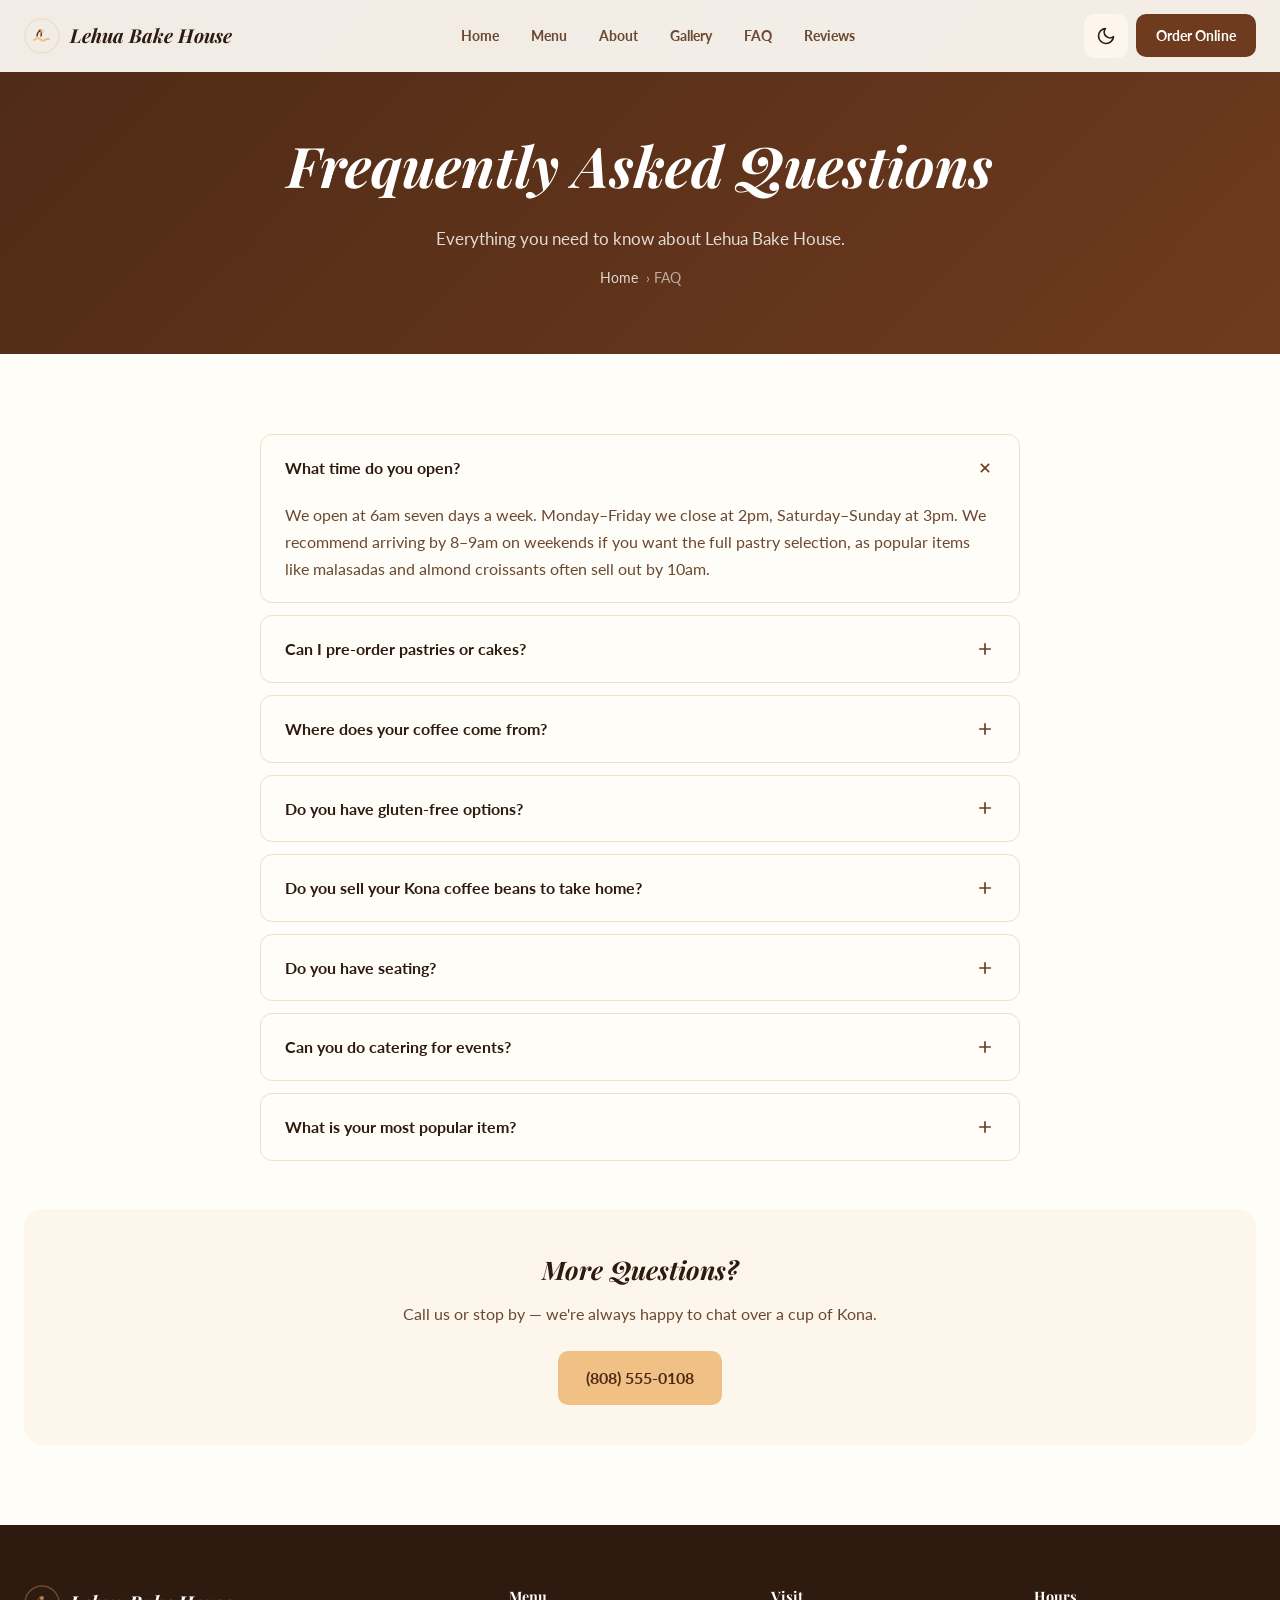
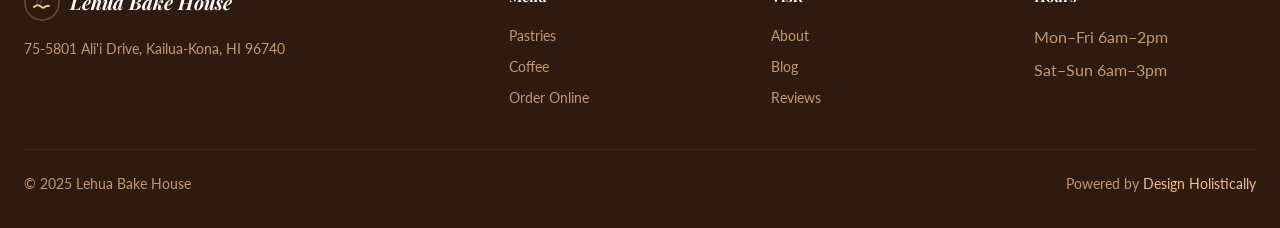
<file: faq.html>
<!DOCTYPE html><html lang="en" data-theme="light"><head><meta charset="UTF-8"><meta name="viewport" content="width=device-width, initial-scale=1.0"><title>FAQ — Lehua Bake House</title><link rel="stylesheet" href="css/style.css">  <link rel="icon" type="image/x-icon" href="images/favicon.ico">
  <link rel="icon" type="image/png" sizes="32x32" href="images/favicon-32x32.png">
  <link rel="icon" type="image/png" sizes="16x16" href="images/favicon-16x16.png">
  <link rel="apple-touch-icon" sizes="180x180" href="images/apple-touch-icon.png">
</head><body><header class="header"><div class="header-inner"><a href="index.html" class="logo"><svg viewBox="0 0 36 36" fill="none" width="36" height="36"><circle cx="18" cy="18" r="17" stroke="var(--accent)" stroke-width="1.5" opacity="0.3"/><path d="M10 22c1.5-1.5 3-2 5-1.5s3 3 5 2 3.5-2.5 5-1.5" stroke="#F0C085" stroke-width="2" stroke-linecap="round" fill="none"/><path d="M13 18c0-3 2-5 3-6 1 1 2 3 1 6" stroke="#6E3B1F" stroke-width="1.5" fill="none" stroke-linecap="round"/><circle cx="18" cy="13" r="2" fill="#F0C085" opacity="0.6"/></svg>Lehua Bake House</a><nav class="nav"><a href="index.html">Home</a><a href="services.html">Menu</a><a href="about.html">About</a><a href="gallery.html">Gallery</a><a href="blog.html" class=">Blog</a><a href="faq.html" class="active">FAQ</a><a href="reviews.html">Reviews</a></nav><div class="header-actions"><button id="themeToggle" class="btn-theme" aria-label="Toggle dark mode"></button><a href="booking.html" class="btn-order">Order Online</a><button id="hamburger" class="btn-hamburger" aria-label="Open menu"><span></span><span></span><span></span></button></div></div></header><nav id="mobileNav" class="mobile-nav"><a href="index.html">Home</a><a href="services.html">Menu</a><a href="about.html">About</a><a href="gallery.html">Gallery</a><a href="blog.html">Blog</a><a href="faq.html" class="active">FAQ</a><a href="reviews.html">Reviews</a><a href="booking.html">Order Online</a></nav>
<div class="page-hero"><h1>Frequently Asked Questions</h1><p>Everything you need to know about Lehua Bake House.</p><div class="breadcrumb"><a href="index.html">Home</a> › FAQ</div></div>
<section class="section"><div class="container"><div class="faq-list fade-up">
<div class="faq-item open"><div class="faq-q">What time do you open?<svg viewBox="0 0 24 24" fill="none" stroke="currentColor" stroke-width="2"><line x1="12" y1="5" x2="12" y2="19"/><line x1="5" y1="12" x2="19" y2="12"/></svg></div><div class="faq-a"><div class="faq-a-inner">We open at 6am seven days a week. Monday–Friday we close at 2pm, Saturday–Sunday at 3pm. We recommend arriving by 8–9am on weekends if you want the full pastry selection, as popular items like malasadas and almond croissants often sell out by 10am.</div></div></div>
<div class="faq-item"><div class="faq-q">Can I pre-order pastries or cakes?<svg viewBox="0 0 24 24" fill="none" stroke="currentColor" stroke-width="2"><line x1="12" y1="5" x2="12" y2="19"/><line x1="5" y1="12" x2="19" y2="12"/></svg></div><div class="faq-a"><div class="faq-a-inner">Yes! You can pre-order standard items (pastry boxes, malasada packs, croissant packs) through our online order form with same-day or next-day pickup. Custom cakes require at least 48 hours advance notice. For wedding cakes or large event orders, please contact us 2+ weeks in advance.</div></div></div>
<div class="faq-item"><div class="faq-q">Where does your coffee come from?<svg viewBox="0 0 24 24" fill="none" stroke="currentColor" stroke-width="2"><line x1="12" y1="5" x2="12" y2="19"/><line x1="5" y1="12" x2="19" y2="12"/></svg></div><div class="faq-a"><div class="faq-a-inner">All our coffee is sourced from farms on the Kona coffee belt — specifically from Holualoa and Kealakekua, within 20 miles of our bakery. Our coffee director Mele grew up on one of our partner farms. We offer single-origin Kona exclusively, roasted locally and never blended with cheaper beans.</div></div></div>
<div class="faq-item"><div class="faq-q">Do you have gluten-free options?<svg viewBox="0 0 24 24" fill="none" stroke="currentColor" stroke-width="2"><line x1="12" y1="5" x2="12" y2="19"/><line x1="5" y1="12" x2="19" y2="12"/></svg></div><div class="faq-a"><div class="faq-a-inner">We offer gluten-free muffins daily (two flavors) and gluten-free coffee cake on Fridays and Saturdays. All our coffee drinks, lilikoi lemonade, and coconut matcha are naturally gluten-free. Please note our kitchen does handle wheat flour, so there is a risk of cross-contamination for those with celiac disease.</div></div></div>
<div class="faq-item"><div class="faq-q">Do you sell your Kona coffee beans to take home?<svg viewBox="0 0 24 24" fill="none" stroke="currentColor" stroke-width="2"><line x1="12" y1="5" x2="12" y2="19"/><line x1="5" y1="12" x2="19" y2="12"/></svg></div><div class="faq-a"><div class="faq-a-inner">Yes! We carry 100% Kona coffee beans in 8oz and 16oz bags, available whole bean or ground. Roasted fresh weekly. These make exceptional gifts to bring home from the Big Island. We can also ship bags to the mainland — ask at the counter for details.</div></div></div>
<div class="faq-item"><div class="faq-q">Do you have seating?<svg viewBox="0 0 24 24" fill="none" stroke="currentColor" stroke-width="2"><line x1="12" y1="5" x2="12" y2="19"/><line x1="5" y1="12" x2="19" y2="12"/></svg></div><div class="faq-a"><div class="faq-a-inner">We have indoor seating for 16 and a small covered lanai with 8 additional seats overlooking Ali'i Drive. It gets busy on weekend mornings, so if you have a group of 4+, we recommend coming on a weekday or arriving early on weekends to secure your spot.</div></div></div>
<div class="faq-item"><div class="faq-q">Can you do catering for events?<svg viewBox="0 0 24 24" fill="none" stroke="currentColor" stroke-width="2"><line x1="12" y1="5" x2="12" y2="19"/><line x1="5" y1="12" x2="19" y2="12"/></svg></div><div class="faq-a"><div class="faq-a-inner">Yes! We offer breakfast catering for corporate events, weddings, and private gatherings. A typical catering order includes assorted pastry platters, coffee service, and fresh bread. For events of 20+ guests, we ask for at least one week advance notice. Contact us directly at (808) 555-0108 for catering inquiries.</div></div></div>
<div class="faq-item"><div class="faq-q">What is your most popular item?<svg viewBox="0 0 24 24" fill="none" stroke="currentColor" stroke-width="2"><line x1="12" y1="5" x2="12" y2="19"/><line x1="5" y1="12" x2="19" y2="12"/></svg></div><div class="faq-a"><div class="faq-a-inner">On the pastry side, it's a close race between the fresh malasadas (especially haupia cream-filled) and the almond croissant. For drinks, the single-origin Kona pour-over is our signature and what most people rave about. Our coffee scone is an underrated local favorite — we'd recommend it to anyone looking beyond the obvious choices.</div></div></div>
</div>
<div class="fade-up" style="background:var(--gray-100);border-radius:20px;padding:40px;text-align:center;margin-top:48px;">
<h3 style="font-family:var(--font-display);font-size:1.6rem;margin-bottom:12px;font-style:italic;">More Questions?</h3>
<p style="color:var(--text-muted);margin-bottom:24px;">Call us or stop by — we're always happy to chat over a cup of Kona.</p>
<a href="tel:+18085550108" class="btn-primary" style="display:inline-flex;">(808) 555-0108</a>
</div>
</div></section>
<footer class="footer"><div class="footer-grid"><div class="footer-brand"><div class="logo" style="color:white;"><svg viewBox="0 0 36 36" fill="none" width="36" height="36"><circle cx="18" cy="18" r="17" stroke="var(--accent)" stroke-width="1.5" opacity="0.3"/><path d="M10 22c1.5-1.5 3-2 5-1.5s3 3 5 2 3.5-2.5 5-1.5" stroke="#F0C085" stroke-width="2" stroke-linecap="round" fill="none"/><path d="M13 18c0-3 2-5 3-6 1 1 2 3 1 6" stroke="#6E3B1F" stroke-width="1.5" fill="none" stroke-linecap="round"/><circle cx="18" cy="13" r="2" fill="#F0C085" opacity="0.6"/></svg>Lehua Bake House</div><p>75-5801 Ali'i Drive, Kailua-Kona, HI 96740</p></div><div><h4>Menu</h4><div class="footer-links"><a href="services.html">Pastries</a><a href="services.html">Coffee</a><a href="booking.html">Order Online</a></div></div><div><h4>Visit</h4><div class="footer-links"><a href="about.html">About</a><a href="blog.html">Blog</a><a href="reviews.html">Reviews</a></div></div><div><h4>Hours</h4><div class="footer-links"><span style="color:var(--gray-400);">Mon–Fri 6am–2pm</span><span style="color:var(--gray-400);">Sat–Sun 6am–3pm</span></div></div></div><div class="footer-bottom"><p>© 2025 Lehua Bake House</p><p>Powered by <a href="https://designholistically.com" target="_blank" rel="noopener">Design Holistically</a></p></div></footer><button id="backToTop" class="back-to-top"><svg width="20" height="20" viewBox="0 0 24 24" fill="none" stroke="currentColor" stroke-width="2"><polyline points="18 15 12 9 6 15"/></svg></button><script src="js/main.js"></script>
</body></html>
</file>
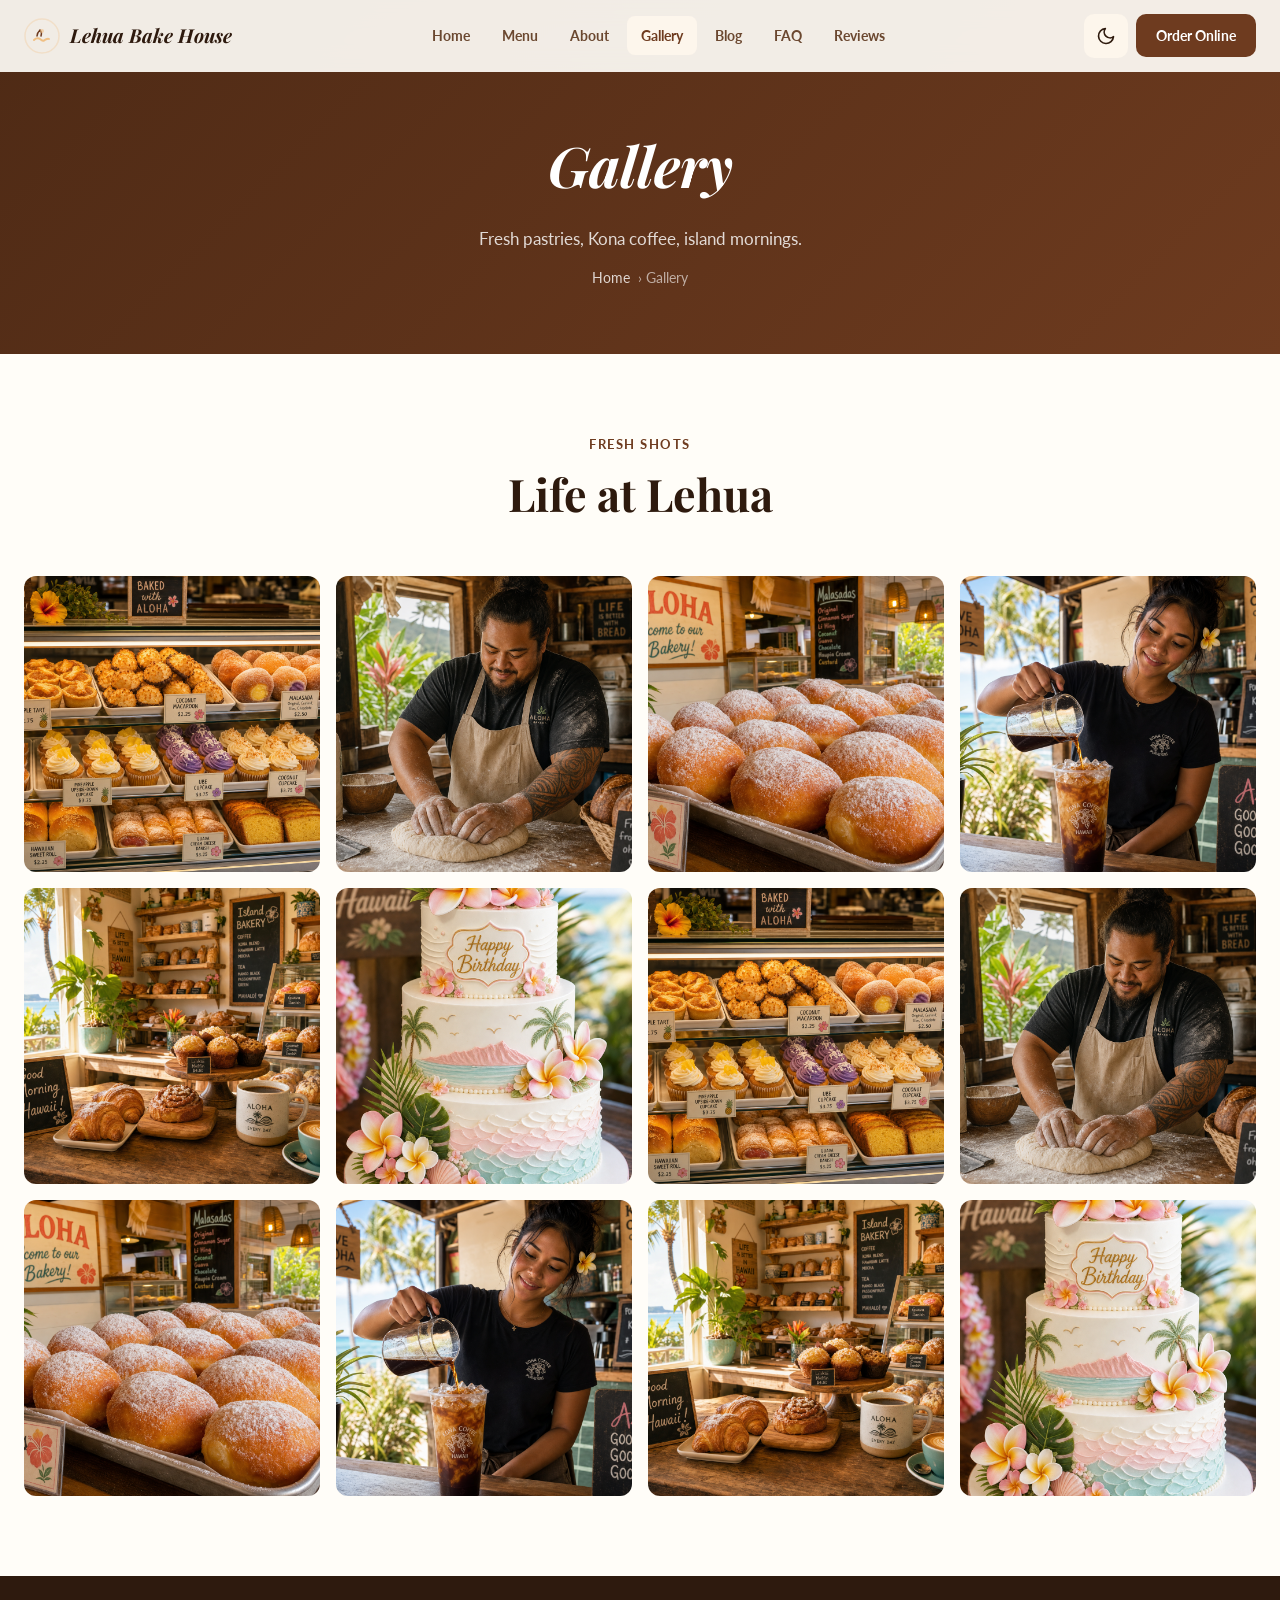
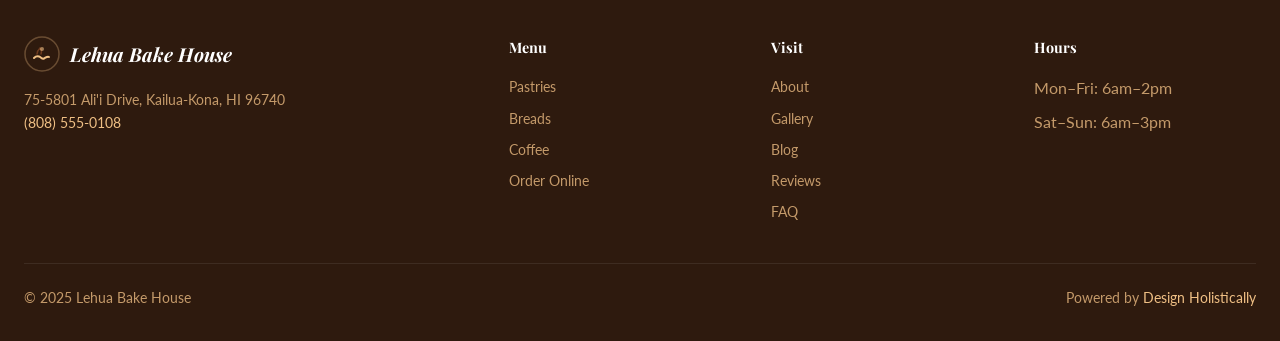
<file: gallery.html>
<!DOCTYPE html>
<html lang="en" data-theme="light">
<head>
<meta charset="UTF-8"><meta name="viewport" content="width=device-width, initial-scale=1.0">
<title>Gallery — Lehua Bake House</title>
<meta name="description" content="Photos from Lehua Bake House in Kailua-Kona.">
<meta property="og:title" content="Gallery — Lehua Bake House">
<link rel="stylesheet" href="css/style.css">
  <link rel="icon" type="image/x-icon" href="images/favicon.ico">
  <link rel="icon" type="image/png" sizes="32x32" href="images/favicon-32x32.png">
  <link rel="icon" type="image/png" sizes="16x16" href="images/favicon-16x16.png">
  <link rel="apple-touch-icon" sizes="180x180" href="images/apple-touch-icon.png">
</head>
<body>
<header class="header"><div class="header-inner">
<a href="index.html" class="logo"><svg viewBox="0 0 36 36" fill="none" width="36" height="36"><circle cx="18" cy="18" r="17" stroke="var(--accent)" stroke-width="1.5" opacity="0.3"/><path d="M10 22c1.5-1.5 3-2 5-1.5s3 3 5 2 3.5-2.5 5-1.5" stroke="#F0C085" stroke-width="2" stroke-linecap="round" fill="none"/><path d="M13 18c0-3 2-5 3-6 1 1 2 3 1 6" stroke="#6E3B1F" stroke-width="1.5" fill="none" stroke-linecap="round"/><circle cx="18" cy="13" r="2" fill="#F0C085" opacity="0.6"/></svg>Lehua Bake House</a>
<nav class="nav"><a href="index.html" >Home</a><a href="services.html" >Menu</a><a href="about.html" >About</a><a href="gallery.html" class="active">Gallery</a><a href="blog.html" >Blog</a><a href="faq.html" >FAQ</a><a href="reviews.html" >Reviews</a></nav>
<div class="header-actions"><button id="themeToggle" class="btn-theme" aria-label="Toggle dark mode"></button><a href="booking.html" class="btn-order">Order Online</a><button id="hamburger" class="btn-hamburger" aria-label="Open menu" aria-expanded="false"><span></span><span></span><span></span></button></div>
</div></header>
<nav id="mobileNav" class="mobile-nav"><a href="index.html">Home</a><a href="services.html">Menu</a><a href="about.html">About</a><a href="gallery.html">Gallery</a><a href="blog.html">Blog</a><a href="faq.html">FAQ</a><a href="reviews.html">Reviews</a><a href="booking.html">Order Online</a><a href="admin.html">Admin</a></nav>
<div class="page-hero"><h1>Gallery</h1><p>Fresh pastries, Kona coffee, island mornings.</p><div class="breadcrumb"><a href="index.html">Home</a> › Gallery</div></div>
<section class="section"><div class="container">
<div class="section-header fade-up"><span class="section-label">Fresh Shots</span><h2>Life at Lehua</h2></div>
<div class="gallery-grid">
<div class="gallery-item fade-up"><img src="images/gallery-1.png" alt="Gallery 1" loading="lazy"><div class="gallery-item-overlay">Lehua Bake House</div></div><div class="gallery-item fade-up"><img src="images/gallery-2.png" alt="Gallery 2" loading="lazy"><div class="gallery-item-overlay">Lehua Bake House</div></div><div class="gallery-item fade-up"><img src="images/gallery-3.png" alt="Gallery 3" loading="lazy"><div class="gallery-item-overlay">Lehua Bake House</div></div><div class="gallery-item fade-up"><img src="images/gallery-4.png" alt="Gallery 4" loading="lazy"><div class="gallery-item-overlay">Lehua Bake House</div></div><div class="gallery-item fade-up"><img src="images/gallery-5.png" alt="Gallery 5" loading="lazy"><div class="gallery-item-overlay">Lehua Bake House</div></div><div class="gallery-item fade-up"><img src="images/gallery-6.png" alt="Gallery 6" loading="lazy"><div class="gallery-item-overlay">Lehua Bake House</div></div><div class="gallery-item fade-up"><img src="images/gallery-1.png" alt="Gallery 7" loading="lazy"><div class="gallery-item-overlay">Lehua Bake House</div></div><div class="gallery-item fade-up"><img src="images/gallery-2.png" alt="Gallery 8" loading="lazy"><div class="gallery-item-overlay">Lehua Bake House</div></div><div class="gallery-item fade-up"><img src="images/gallery-3.png" alt="Gallery 9" loading="lazy"><div class="gallery-item-overlay">Lehua Bake House</div></div><div class="gallery-item fade-up"><img src="images/gallery-4.png" alt="Gallery 10" loading="lazy"><div class="gallery-item-overlay">Lehua Bake House</div></div><div class="gallery-item fade-up"><img src="images/gallery-5.png" alt="Gallery 11" loading="lazy"><div class="gallery-item-overlay">Lehua Bake House</div></div><div class="gallery-item fade-up"><img src="images/gallery-6.png" alt="Gallery 12" loading="lazy"><div class="gallery-item-overlay">Lehua Bake House</div></div>
</div></div></section>
<footer class="footer"><div class="footer-grid">
<div class="footer-brand"><div class="logo" style="color:white;"><svg viewBox="0 0 36 36" fill="none" width="36" height="36"><circle cx="18" cy="18" r="17" stroke="var(--accent)" stroke-width="1.5" opacity="0.3"/><path d="M10 22c1.5-1.5 3-2 5-1.5s3 3 5 2 3.5-2.5 5-1.5" stroke="#F0C085" stroke-width="2" stroke-linecap="round" fill="none"/><path d="M13 18c0-3 2-5 3-6 1 1 2 3 1 6" stroke="#6E3B1F" stroke-width="1.5" fill="none" stroke-linecap="round"/><circle cx="18" cy="13" r="2" fill="#F0C085" opacity="0.6"/></svg>Lehua Bake House</div>
<p>75-5801 Ali'i Drive, Kailua-Kona, HI 96740<br><a href="tel:+18085550108" style="color:var(--accent);">(808) 555-0108</a></p></div>
<div><h4>Menu</h4><div class="footer-links"><a href="services.html">Pastries</a><a href="services.html">Breads</a><a href="services.html">Coffee</a><a href="booking.html">Order Online</a></div></div>
<div><h4>Visit</h4><div class="footer-links"><a href="about.html">About</a><a href="gallery.html">Gallery</a><a href="blog.html">Blog</a><a href="reviews.html">Reviews</a><a href="faq.html">FAQ</a></div></div>
<div><h4>Hours</h4><div class="footer-links"><span style="color:var(--gray-400);">Mon–Fri: 6am–2pm</span><span style="color:var(--gray-400);">Sat–Sun: 6am–3pm</span></div></div>
</div><div class="footer-bottom"><p>© 2025 Lehua Bake House</p><p>Powered by <a href="https://designholistically.com" target="_blank" rel="noopener">Design Holistically</a></p></div></footer>
<button id="backToTop" class="back-to-top" aria-label="Back to top"><svg width="20" height="20" viewBox="0 0 24 24" fill="none" stroke="currentColor" stroke-width="2"><polyline points="18 15 12 9 6 15"/></svg></button>
<script src="js/main.js"></script>
</body>
</html>
</file>
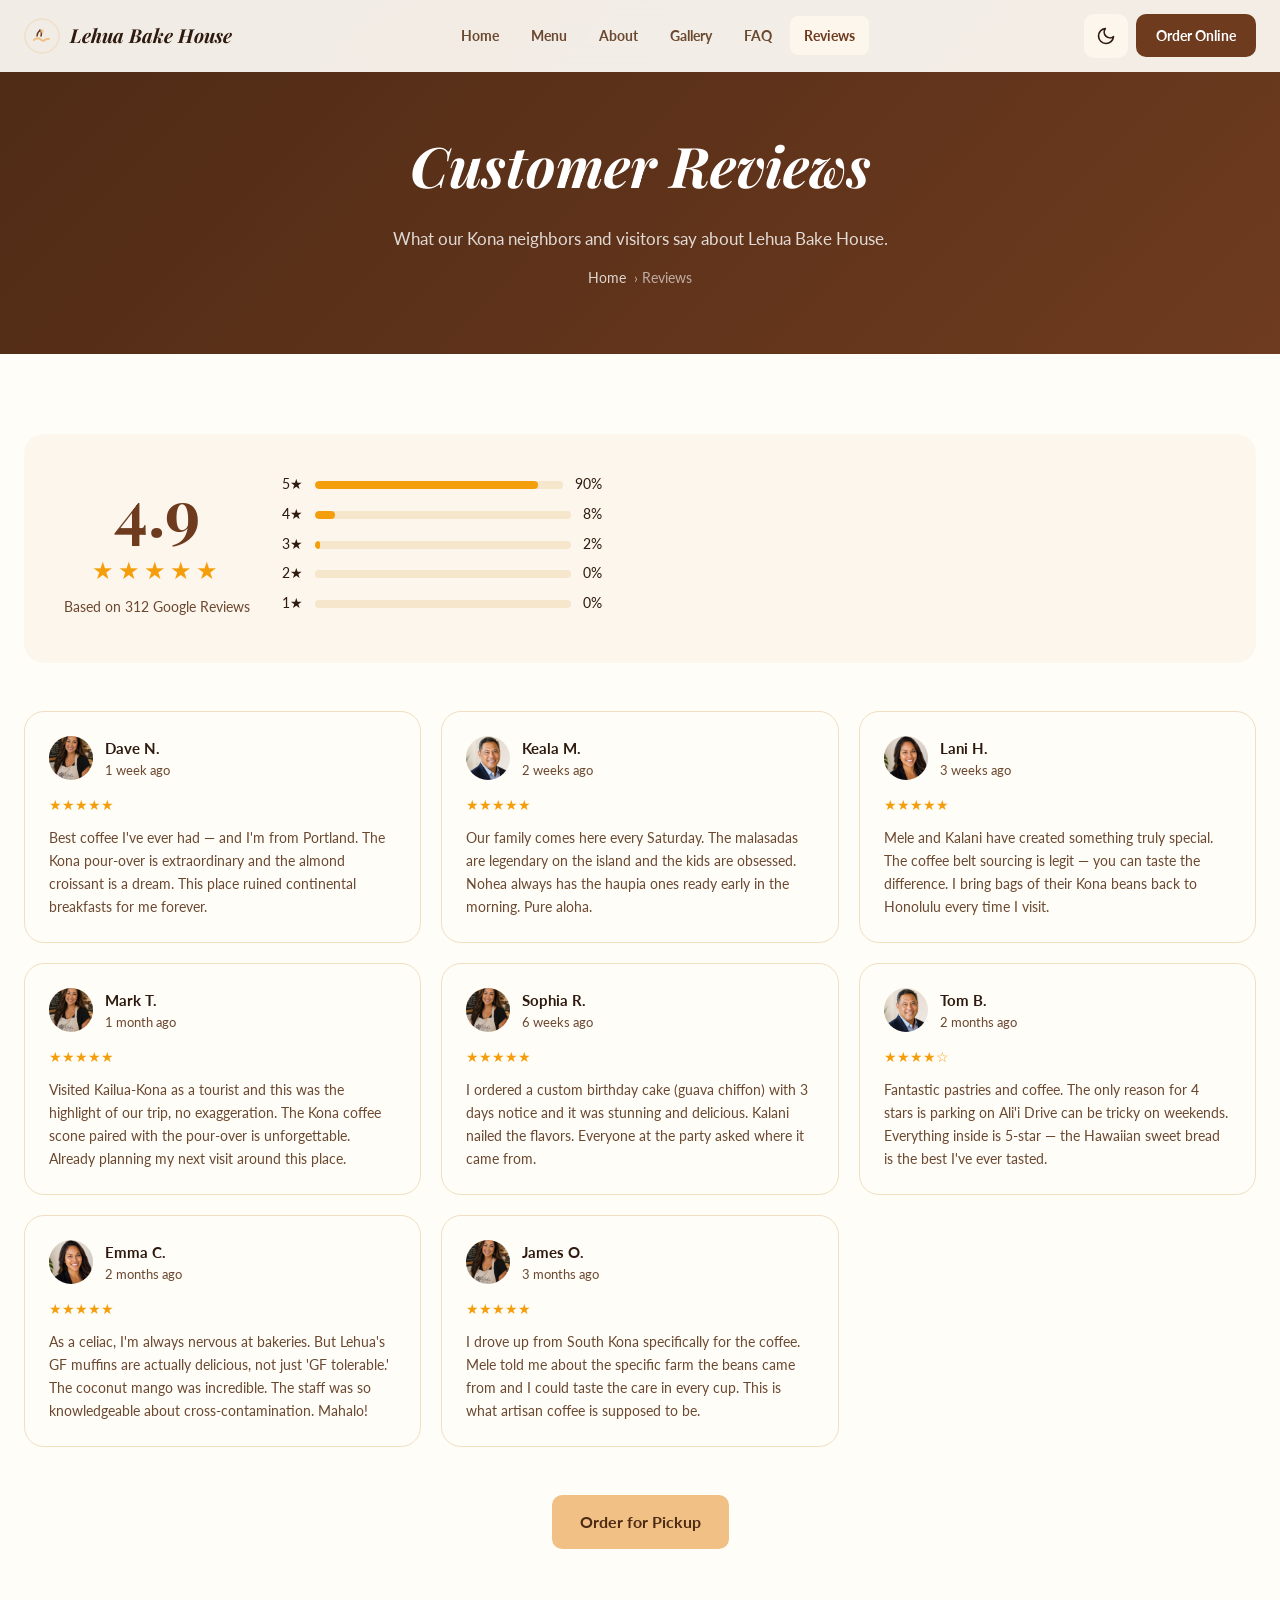
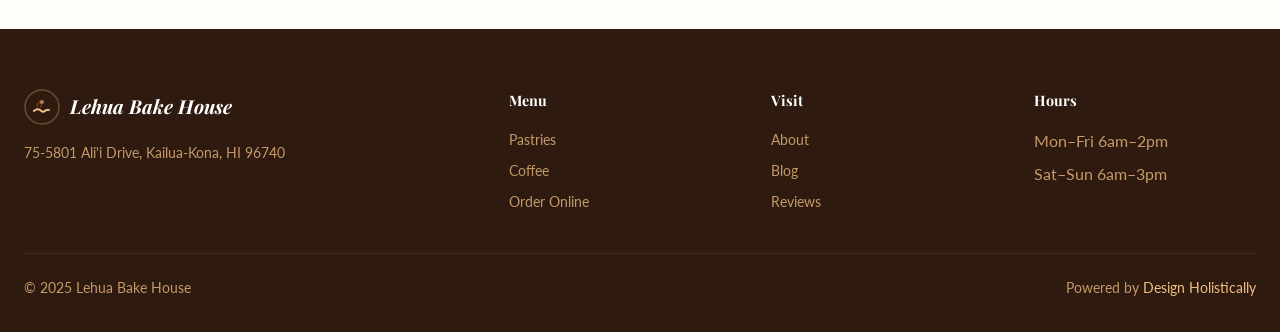
<file: reviews.html>
<!DOCTYPE html><html lang="en" data-theme="light"><head><meta charset="UTF-8"><meta name="viewport" content="width=device-width, initial-scale=1.0"><title>Reviews — Lehua Bake House</title><link rel="stylesheet" href="css/style.css">  <link rel="icon" type="image/x-icon" href="images/favicon.ico">
  <link rel="icon" type="image/png" sizes="32x32" href="images/favicon-32x32.png">
  <link rel="icon" type="image/png" sizes="16x16" href="images/favicon-16x16.png">
  <link rel="apple-touch-icon" sizes="180x180" href="images/apple-touch-icon.png">
</head><body><header class="header"><div class="header-inner"><a href="index.html" class="logo"><svg viewBox="0 0 36 36" fill="none" width="36" height="36"><circle cx="18" cy="18" r="17" stroke="var(--accent)" stroke-width="1.5" opacity="0.3"/><path d="M10 22c1.5-1.5 3-2 5-1.5s3 3 5 2 3.5-2.5 5-1.5" stroke="#F0C085" stroke-width="2" stroke-linecap="round" fill="none"/><path d="M13 18c0-3 2-5 3-6 1 1 2 3 1 6" stroke="#6E3B1F" stroke-width="1.5" fill="none" stroke-linecap="round"/><circle cx="18" cy="13" r="2" fill="#F0C085" opacity="0.6"/></svg>Lehua Bake House</a><nav class="nav"><a href="index.html">Home</a><a href="services.html">Menu</a><a href="about.html">About</a><a href="gallery.html">Gallery</a><a href="blog.html" class=">Blog</a><a href="faq.html">FAQ</a><a href="reviews.html" class="active">Reviews</a></nav><div class="header-actions"><button id="themeToggle" class="btn-theme" aria-label="Toggle dark mode"></button><a href="booking.html" class="btn-order">Order Online</a><button id="hamburger" class="btn-hamburger" aria-label="Open menu"><span></span><span></span><span></span></button></div></div></header><nav id="mobileNav" class="mobile-nav"><a href="index.html">Home</a><a href="services.html">Menu</a><a href="about.html">About</a><a href="gallery.html">Gallery</a><a href="blog.html">Blog</a><a href="faq.html">FAQ</a><a href="reviews.html" class="active">Reviews</a><a href="booking.html">Order Online</a></nav>
<div class="page-hero"><h1>Customer Reviews</h1><p>What our Kona neighbors and visitors say about Lehua Bake House.</p><div class="breadcrumb"><a href="index.html">Home</a> › Reviews</div></div>
<section class="section"><div class="container">
<div class="reviews-summary fade-up"><div class="reviews-score"><div class="score-num">4.9</div><div class="score-stars">★★★★★</div><div class="score-count">Based on 312 Google Reviews</div></div><div class="rating-bars"><div class="rating-bar-row"><span>5★</span><div class="rating-bar-track"><div class="rating-bar-fill" style="width:90%"></div></div><span>90%</span></div><div class="rating-bar-row"><span>4★</span><div class="rating-bar-track"><div class="rating-bar-fill" style="width:8%"></div></div><span>8%</span></div><div class="rating-bar-row"><span>3★</span><div class="rating-bar-track"><div class="rating-bar-fill" style="width:2%"></div></div><span>2%</span></div><div class="rating-bar-row"><span>2★</span><div class="rating-bar-track"><div class="rating-bar-fill" style="width:0%"></div></div><span>0%</span></div><div class="rating-bar-row"><span>1★</span><div class="rating-bar-track"><div class="rating-bar-fill" style="width:0%"></div></div><span>0%</span></div></div></div>
<div class="reviews-grid">
<div class="review-card fade-up"><div class="review-header"><div class="review-avatar"><img src="images/avatar-1.png" loading="lazy"></div><div><div class="review-name">Dave N.</div><div class="review-date">1 week ago</div></div></div><div class="review-stars">★★★★★</div><p class="review-text">Best coffee I've ever had — and I'm from Portland. The Kona pour-over is extraordinary and the almond croissant is a dream. This place ruined continental breakfasts for me forever.</p></div>
<div class="review-card fade-up"><div class="review-header"><div class="review-avatar"><img src="images/avatar-2.png" loading="lazy"></div><div><div class="review-name">Keala M.</div><div class="review-date">2 weeks ago</div></div></div><div class="review-stars">★★★★★</div><p class="review-text">Our family comes here every Saturday. The malasadas are legendary on the island and the kids are obsessed. Nohea always has the haupia ones ready early in the morning. Pure aloha.</p></div>
<div class="review-card fade-up"><div class="review-header"><div class="review-avatar"><img src="images/avatar-3.png" loading="lazy"></div><div><div class="review-name">Lani H.</div><div class="review-date">3 weeks ago</div></div></div><div class="review-stars">★★★★★</div><p class="review-text">Mele and Kalani have created something truly special. The coffee belt sourcing is legit — you can taste the difference. I bring bags of their Kona beans back to Honolulu every time I visit.</p></div>
<div class="review-card fade-up"><div class="review-header"><div class="review-avatar"><img src="images/avatar-1.png" loading="lazy"></div><div><div class="review-name">Mark T.</div><div class="review-date">1 month ago</div></div></div><div class="review-stars">★★★★★</div><p class="review-text">Visited Kailua-Kona as a tourist and this was the highlight of our trip, no exaggeration. The Kona coffee scone paired with the pour-over is unforgettable. Already planning my next visit around this place.</p></div>
<div class="review-card fade-up"><div class="review-header"><div class="review-avatar"><img src="images/avatar-1.png" loading="lazy"></div><div><div class="review-name">Sophia R.</div><div class="review-date">6 weeks ago</div></div></div><div class="review-stars">★★★★★</div><p class="review-text">I ordered a custom birthday cake (guava chiffon) with 3 days notice and it was stunning and delicious. Kalani nailed the flavors. Everyone at the party asked where it came from.</p></div>
<div class="review-card fade-up"><div class="review-header"><div class="review-avatar"><img src="images/avatar-2.png" loading="lazy"></div><div><div class="review-name">Tom B.</div><div class="review-date">2 months ago</div></div></div><div class="review-stars">★★★★☆</div><p class="review-text">Fantastic pastries and coffee. The only reason for 4 stars is parking on Ali'i Drive can be tricky on weekends. Everything inside is 5-star — the Hawaiian sweet bread is the best I've ever tasted.</p></div>
<div class="review-card fade-up"><div class="review-header"><div class="review-avatar"><img src="images/avatar-3.png" loading="lazy"></div><div><div class="review-name">Emma C.</div><div class="review-date">2 months ago</div></div></div><div class="review-stars">★★★★★</div><p class="review-text">As a celiac, I'm always nervous at bakeries. But Lehua's GF muffins are actually delicious, not just 'GF tolerable.' The coconut mango was incredible. The staff was so knowledgeable about cross-contamination. Mahalo!</p></div>
<div class="review-card fade-up"><div class="review-header"><div class="review-avatar"><img src="images/avatar-1.png" loading="lazy"></div><div><div class="review-name">James O.</div><div class="review-date">3 months ago</div></div></div><div class="review-stars">★★★★★</div><p class="review-text">I drove up from South Kona specifically for the coffee. Mele told me about the specific farm the beans came from and I could taste the care in every cup. This is what artisan coffee is supposed to be.</p></div>
</div>
<div style="text-align:center;margin-top:48px;" class="fade-up"><a href="booking.html" class="btn-primary" style="display:inline-flex;">Order for Pickup</a></div>
</div></section>
<footer class="footer"><div class="footer-grid"><div class="footer-brand"><div class="logo" style="color:white;"><svg viewBox="0 0 36 36" fill="none" width="36" height="36"><circle cx="18" cy="18" r="17" stroke="var(--accent)" stroke-width="1.5" opacity="0.3"/><path d="M10 22c1.5-1.5 3-2 5-1.5s3 3 5 2 3.5-2.5 5-1.5" stroke="#F0C085" stroke-width="2" stroke-linecap="round" fill="none"/><path d="M13 18c0-3 2-5 3-6 1 1 2 3 1 6" stroke="#6E3B1F" stroke-width="1.5" fill="none" stroke-linecap="round"/><circle cx="18" cy="13" r="2" fill="#F0C085" opacity="0.6"/></svg>Lehua Bake House</div><p>75-5801 Ali'i Drive, Kailua-Kona, HI 96740</p></div><div><h4>Menu</h4><div class="footer-links"><a href="services.html">Pastries</a><a href="services.html">Coffee</a><a href="booking.html">Order Online</a></div></div><div><h4>Visit</h4><div class="footer-links"><a href="about.html">About</a><a href="blog.html">Blog</a><a href="reviews.html">Reviews</a></div></div><div><h4>Hours</h4><div class="footer-links"><span style="color:var(--gray-400);">Mon–Fri 6am–2pm</span><span style="color:var(--gray-400);">Sat–Sun 6am–3pm</span></div></div></div><div class="footer-bottom"><p>© 2025 Lehua Bake House</p><p>Powered by <a href="https://designholistically.com" target="_blank" rel="noopener">Design Holistically</a></p></div></footer><button id="backToTop" class="back-to-top"><svg width="20" height="20" viewBox="0 0 24 24" fill="none" stroke="currentColor" stroke-width="2"><polyline points="18 15 12 9 6 15"/></svg></button><script src="js/main.js"></script>
</body></html>
</file>
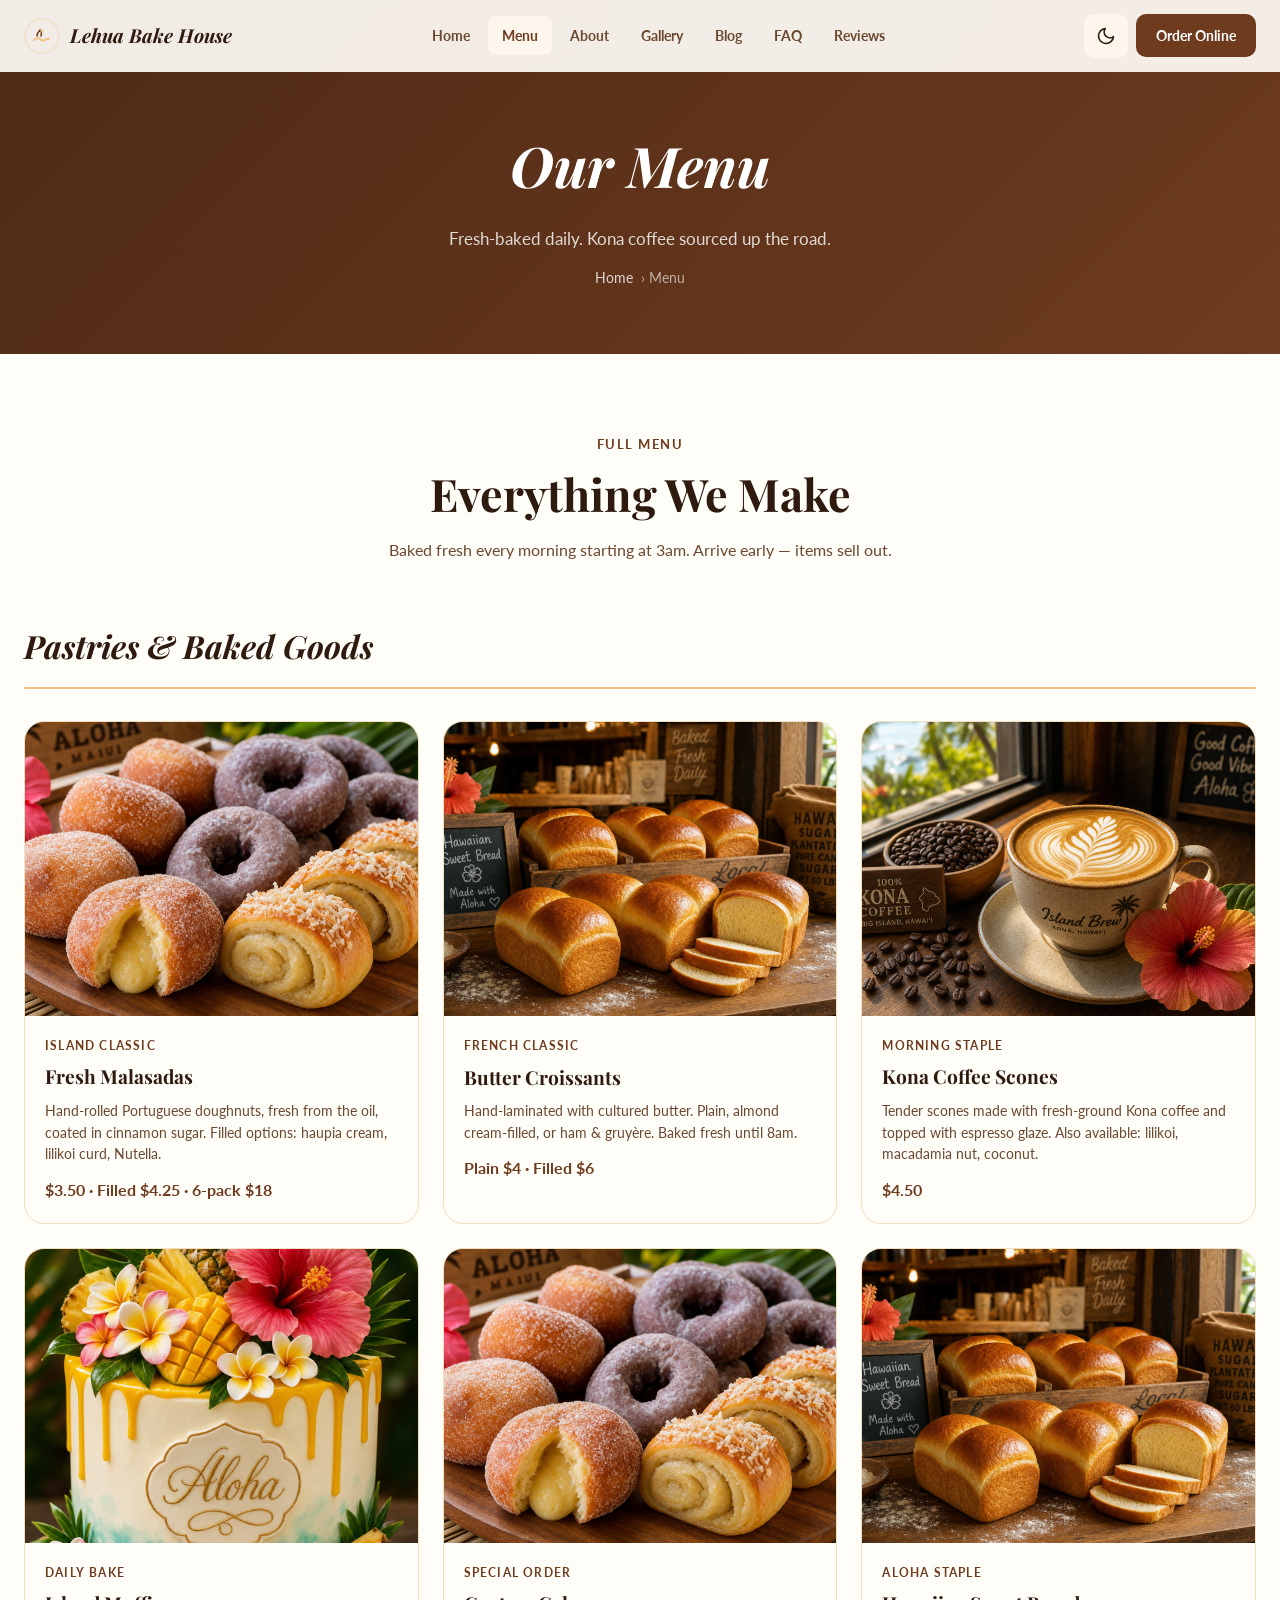
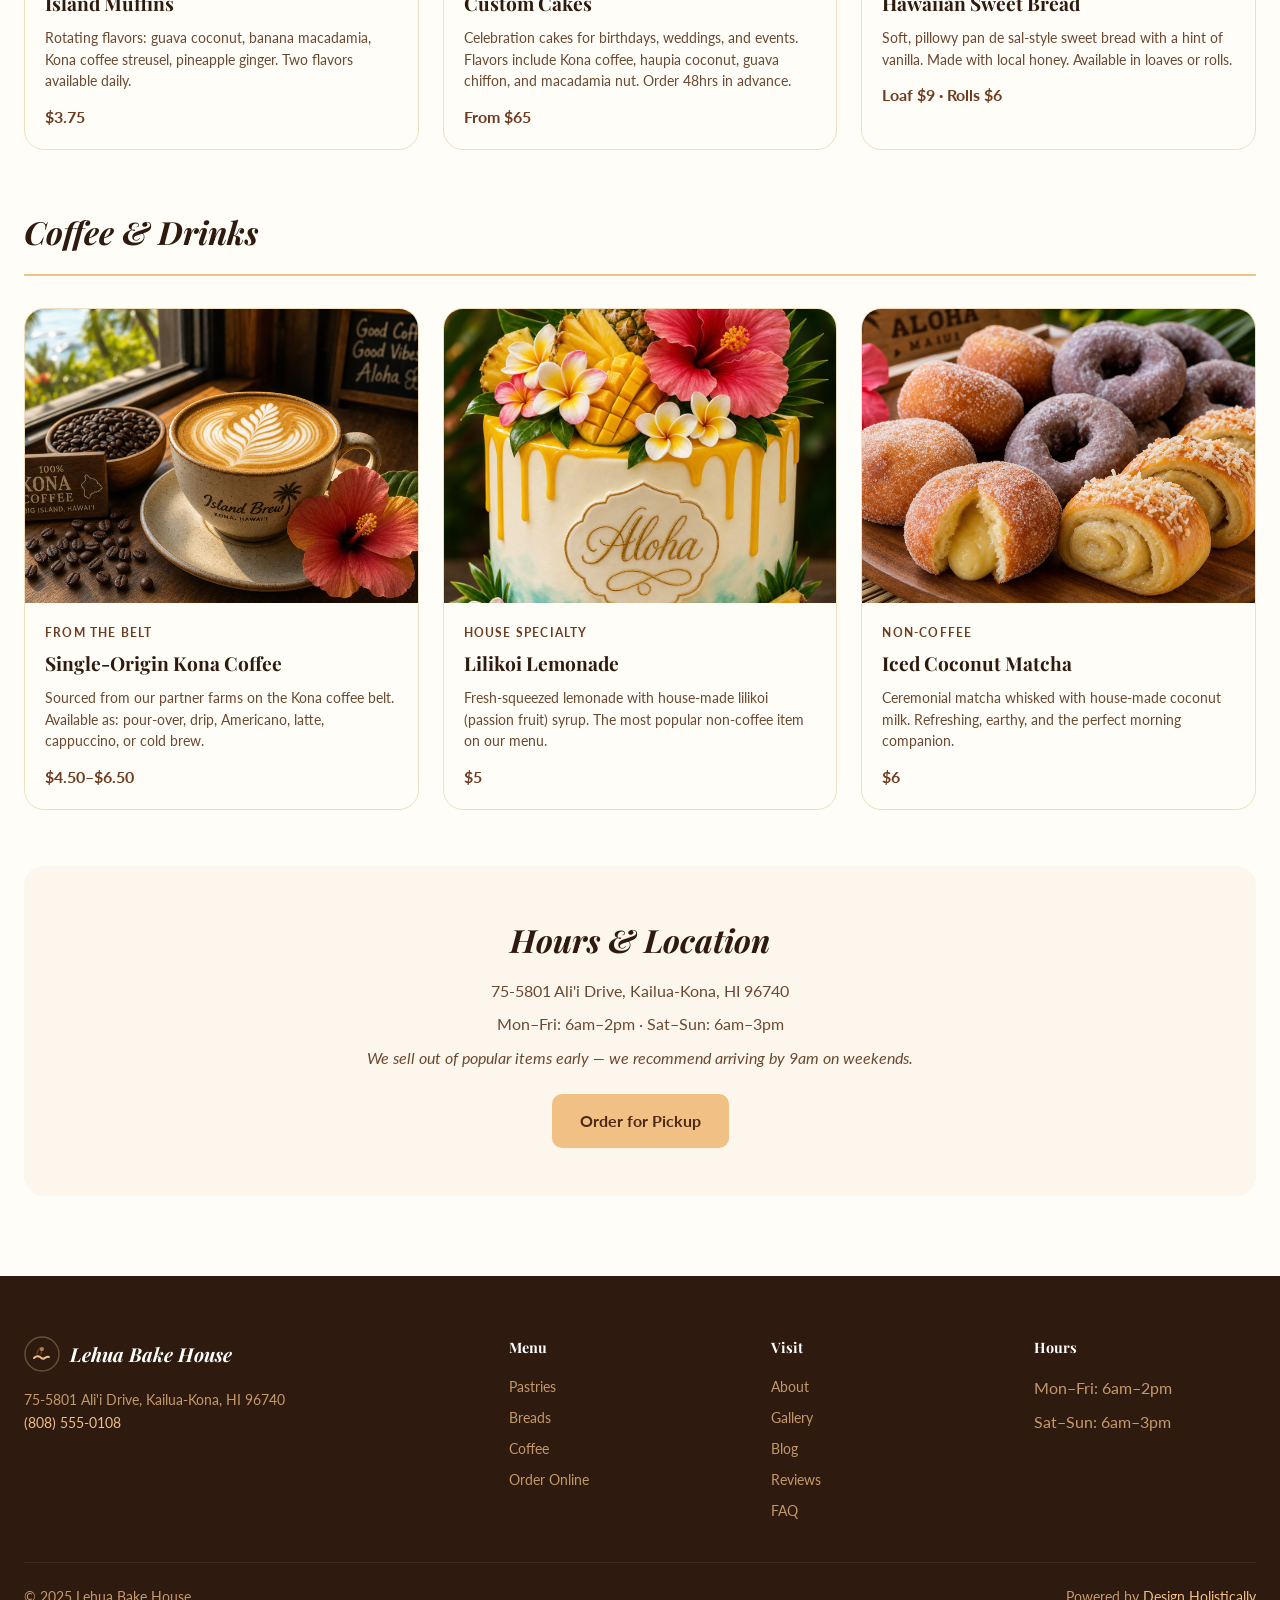
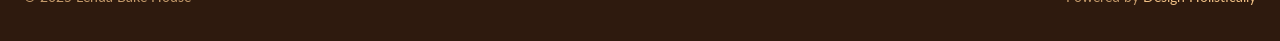
<file: services.html>
<!DOCTYPE html>
<html lang="en" data-theme="light">
<head>
<meta charset="UTF-8"><meta name="viewport" content="width=device-width, initial-scale=1.0">
<title>Menu — Lehua Bake House | Kailua-Kona</title>
<meta name="description" content="Artisan pastries, Hawaiian sweet bread, cakes, and Kona coffee in Kailua-Kona.">
<meta property="og:title" content="Menu — Lehua Bake House | Kailua-Kona">
<link rel="stylesheet" href="css/style.css">
  <link rel="icon" type="image/x-icon" href="images/favicon.ico">
  <link rel="icon" type="image/png" sizes="32x32" href="images/favicon-32x32.png">
  <link rel="icon" type="image/png" sizes="16x16" href="images/favicon-16x16.png">
  <link rel="apple-touch-icon" sizes="180x180" href="images/apple-touch-icon.png">
</head>
<body>
<header class="header"><div class="header-inner">
<a href="index.html" class="logo"><svg viewBox="0 0 36 36" fill="none" width="36" height="36"><circle cx="18" cy="18" r="17" stroke="var(--accent)" stroke-width="1.5" opacity="0.3"/><path d="M10 22c1.5-1.5 3-2 5-1.5s3 3 5 2 3.5-2.5 5-1.5" stroke="#F0C085" stroke-width="2" stroke-linecap="round" fill="none"/><path d="M13 18c0-3 2-5 3-6 1 1 2 3 1 6" stroke="#6E3B1F" stroke-width="1.5" fill="none" stroke-linecap="round"/><circle cx="18" cy="13" r="2" fill="#F0C085" opacity="0.6"/></svg>Lehua Bake House</a>
<nav class="nav"><a href="index.html" >Home</a><a href="services.html" class="active">Menu</a><a href="about.html" >About</a><a href="gallery.html" >Gallery</a><a href="blog.html" >Blog</a><a href="faq.html" >FAQ</a><a href="reviews.html" >Reviews</a></nav>
<div class="header-actions"><button id="themeToggle" class="btn-theme" aria-label="Toggle dark mode"></button><a href="booking.html" class="btn-order">Order Online</a><button id="hamburger" class="btn-hamburger" aria-label="Open menu" aria-expanded="false"><span></span><span></span><span></span></button></div>
</div></header>
<nav id="mobileNav" class="mobile-nav"><a href="index.html">Home</a><a href="services.html">Menu</a><a href="about.html">About</a><a href="gallery.html">Gallery</a><a href="blog.html">Blog</a><a href="faq.html">FAQ</a><a href="reviews.html">Reviews</a><a href="booking.html">Order Online</a><a href="admin.html">Admin</a></nav>
<div class="page-hero"><h1>Our Menu</h1><p>Fresh-baked daily. Kona coffee sourced up the road.</p><div class="breadcrumb"><a href="index.html">Home</a> › Menu</div></div>
<section class="section"><div class="container">
<div class="section-header fade-up"><span class="section-label">Full Menu</span><h2>Everything We Make</h2><p>Baked fresh every morning starting at 3am. Arrive early — items sell out.</p></div>
<div style="margin-bottom:56px;"><h2 class="fade-up" style="font-family:var(--font-display);font-size:2rem;margin-bottom:32px;padding-bottom:16px;border-bottom:2px solid var(--accent);font-style:italic;">Pastries & Baked Goods</h2>
<div class="menu-grid">
<div class="menu-card fade-up"><div class="menu-card-img"><img src="images/service-pastries.png" alt="Malasadas" loading="lazy"></div><div class="menu-card-body"><span class="menu-tag">Island Classic</span><h3>Fresh Malasadas</h3><p>Hand-rolled Portuguese doughnuts, fresh from the oil, coated in cinnamon sugar. Filled options: haupia cream, lilikoi curd, Nutella.</p><div class="menu-price">$3.50 · Filled $4.25 · 6-pack $18</div></div></div>
<div class="menu-card fade-up"><div class="menu-card-img"><img src="images/service-bread.png" alt="Croissants" loading="lazy"></div><div class="menu-card-body"><span class="menu-tag">French Classic</span><h3>Butter Croissants</h3><p>Hand-laminated with cultured butter. Plain, almond cream-filled, or ham & gruyère. Baked fresh until 8am.</p><div class="menu-price">Plain $4 · Filled $6</div></div></div>
<div class="menu-card fade-up"><div class="menu-card-img"><img src="images/service-coffee.png" alt="Scones" loading="lazy"></div><div class="menu-card-body"><span class="menu-tag">Morning Staple</span><h3>Kona Coffee Scones</h3><p>Tender scones made with fresh-ground Kona coffee and topped with espresso glaze. Also available: lilikoi, macadamia nut, coconut.</p><div class="menu-price">$4.50</div></div></div>
<div class="menu-card fade-up"><div class="menu-card-img"><img src="images/service-cakes.png" alt="Muffins" loading="lazy"></div><div class="menu-card-body"><span class="menu-tag">Daily Bake</span><h3>Island Muffins</h3><p>Rotating flavors: guava coconut, banana macadamia, Kona coffee streusel, pineapple ginger. Two flavors available daily.</p><div class="menu-price">$3.75</div></div></div>
<div class="menu-card fade-up"><div class="menu-card-img"><img src="images/service-pastries.png" alt="Cakes" loading="lazy"></div><div class="menu-card-body"><span class="menu-tag">Special Order</span><h3>Custom Cakes</h3><p>Celebration cakes for birthdays, weddings, and events. Flavors include Kona coffee, haupia coconut, guava chiffon, and macadamia nut. Order 48hrs in advance.</p><div class="menu-price">From $65</div></div></div>
<div class="menu-card fade-up"><div class="menu-card-img"><img src="images/service-bread.png" alt="Sweet bread" loading="lazy"></div><div class="menu-card-body"><span class="menu-tag">Aloha Staple</span><h3>Hawaiian Sweet Bread</h3><p>Soft, pillowy pan de sal-style sweet bread with a hint of vanilla. Made with local honey. Available in loaves or rolls.</p><div class="menu-price">Loaf $9 · Rolls $6</div></div></div>
</div></div>
<div style="margin-bottom:56px;"><h2 class="fade-up" style="font-family:var(--font-display);font-size:2rem;margin-bottom:32px;padding-bottom:16px;border-bottom:2px solid var(--accent);font-style:italic;">Coffee & Drinks</h2>
<div class="menu-grid">
<div class="menu-card fade-up"><div class="menu-card-img"><img src="images/service-coffee.png" alt="Kona Coffee" loading="lazy"></div><div class="menu-card-body"><span class="menu-tag">From the Belt</span><h3>Single-Origin Kona Coffee</h3><p>Sourced from our partner farms on the Kona coffee belt. Available as: pour-over, drip, Americano, latte, cappuccino, or cold brew.</p><div class="menu-price">$4.50–$6.50</div></div></div>
<div class="menu-card fade-up"><div class="menu-card-img"><img src="images/service-cakes.png" alt="Lilikoi Lemonade" loading="lazy"></div><div class="menu-card-body"><span class="menu-tag">House Specialty</span><h3>Lilikoi Lemonade</h3><p>Fresh-squeezed lemonade with house-made lilikoi (passion fruit) syrup. The most popular non-coffee item on our menu.</p><div class="menu-price">$5</div></div></div>
<div class="menu-card fade-up"><div class="menu-card-img"><img src="images/service-pastries.png" alt="Iced Matcha" loading="lazy"></div><div class="menu-card-body"><span class="menu-tag">Non-Coffee</span><h3>Iced Coconut Matcha</h3><p>Ceremonial matcha whisked with house-made coconut milk. Refreshing, earthy, and the perfect morning companion.</p><div class="menu-price">$6</div></div></div>
</div></div>
<div class="fade-up" style="background:var(--gray-100);border-radius:20px;padding:48px;text-align:center;">
<h2 style="font-family:var(--font-display);font-size:2rem;margin-bottom:12px;font-style:italic;">Hours & Location</h2>
<p style="color:var(--text-muted);margin-bottom:8px;">75-5801 Ali'i Drive, Kailua-Kona, HI 96740</p>
<p style="color:var(--text-muted);margin-bottom:8px;">Mon–Fri: 6am–2pm · Sat–Sun: 6am–3pm</p>
<p style="color:var(--text-muted);margin-bottom:24px;font-style:italic;">We sell out of popular items early — we recommend arriving by 9am on weekends.</p>
<a href="booking.html" class="btn-primary" style="display:inline-flex;">Order for Pickup</a>
</div>
</div></section>
<footer class="footer"><div class="footer-grid">
<div class="footer-brand"><div class="logo" style="color:white;"><svg viewBox="0 0 36 36" fill="none" width="36" height="36"><circle cx="18" cy="18" r="17" stroke="var(--accent)" stroke-width="1.5" opacity="0.3"/><path d="M10 22c1.5-1.5 3-2 5-1.5s3 3 5 2 3.5-2.5 5-1.5" stroke="#F0C085" stroke-width="2" stroke-linecap="round" fill="none"/><path d="M13 18c0-3 2-5 3-6 1 1 2 3 1 6" stroke="#6E3B1F" stroke-width="1.5" fill="none" stroke-linecap="round"/><circle cx="18" cy="13" r="2" fill="#F0C085" opacity="0.6"/></svg>Lehua Bake House</div>
<p>75-5801 Ali'i Drive, Kailua-Kona, HI 96740<br><a href="tel:+18085550108" style="color:var(--accent);">(808) 555-0108</a></p></div>
<div><h4>Menu</h4><div class="footer-links"><a href="services.html">Pastries</a><a href="services.html">Breads</a><a href="services.html">Coffee</a><a href="booking.html">Order Online</a></div></div>
<div><h4>Visit</h4><div class="footer-links"><a href="about.html">About</a><a href="gallery.html">Gallery</a><a href="blog.html">Blog</a><a href="reviews.html">Reviews</a><a href="faq.html">FAQ</a></div></div>
<div><h4>Hours</h4><div class="footer-links"><span style="color:var(--gray-400);">Mon–Fri: 6am–2pm</span><span style="color:var(--gray-400);">Sat–Sun: 6am–3pm</span></div></div>
</div><div class="footer-bottom"><p>© 2025 Lehua Bake House</p><p>Powered by <a href="https://designholistically.com" target="_blank" rel="noopener">Design Holistically</a></p></div></footer>
<button id="backToTop" class="back-to-top" aria-label="Back to top"><svg width="20" height="20" viewBox="0 0 24 24" fill="none" stroke="currentColor" stroke-width="2"><polyline points="18 15 12 9 6 15"/></svg></button>
<script src="js/main.js"></script>
</body>
</html>
</file>
<file: css/style.css>
@import url('https://fonts.googleapis.com/css2?family=Playfair+Display:ital,wght@0,400;0,600;0,700;1,400;1,600&family=Lato:wght@300;400;700&display=swap');

:root {
  --primary: #6E3B1F;
  --primary-dark: #4e2a15;
  --primary-light: #8a4a27;
  --accent: #F0C085;
  --accent-dark: #d9a55a;
  --white: #fffdf8;
  --gray-100: #fdf6ec;
  --gray-200: #f5e6cc;
  --gray-400: #c49a6a;
  --gray-600: #8a6040;
  --gray-800: #2e1a0e;
  --text: #2e1a0e;
  --text-muted: #6b4830;
  --bg: #fffdf8;
  --bg-alt: #fdf6ec;
  --card-bg: #fffdf8;
  --border: #f0dfc0;
  --shadow: 0 2px 20px rgba(110,59,31,0.10);
  --shadow-lg: 0 8px 40px rgba(110,59,31,0.15);
  --radius: 12px;
  --radius-lg: 20px;
  --transition: 0.3s cubic-bezier(0.4,0,0.2,1);
  --font-body: 'Lato', sans-serif;
  --font-display: 'Playfair Display', serif;
  --header-h: 72px;
}
[data-theme="dark"] {
  --primary: #d4956a; --primary-dark: #b8733f; --accent: #c49a6a;
  --gray-100: #1e0f07; --gray-200: #2d1810; --gray-400: #6b4830; --gray-600: #c49a6a; --gray-800: #e8d5b5;
  --text: #f5e6cc; --text-muted: #c49a6a; --bg: #160c06; --bg-alt: #1e0f07; --card-bg: #2d1810; --border: #3d2215;
  --shadow: 0 2px 20px rgba(0,0,0,0.4); --shadow-lg: 0 8px 40px rgba(0,0,0,0.5);
}
*,*::before,*::after{box-sizing:border-box;margin:0;padding:0;}
html{scroll-behavior:smooth;}
body{font-family:var(--font-body);color:var(--text);background:var(--bg);line-height:1.6;overflow-x:hidden;transition:background var(--transition),color var(--transition);}
img{max-width:100%;height:auto;display:block;}a{color:var(--primary);text-decoration:none;transition:color var(--transition);}ul{list-style:none;}button{cursor:pointer;font-family:var(--font-body);border:none;background:none;}
.header{position:fixed;top:0;left:0;right:0;z-index:1000;height:var(--header-h);display:flex;align-items:center;padding:0 24px;background:rgba(255,253,248,0.92);backdrop-filter:blur(12px);border-bottom:1px solid transparent;transition:all var(--transition);}
[data-theme="dark"] .header{background:rgba(22,12,6,0.92);}
.header.scrolled{border-bottom-color:var(--border);box-shadow:var(--shadow);}
.header-inner{width:100%;max-width:1280px;margin:0 auto;display:flex;align-items:center;justify-content:space-between;}
.logo{display:flex;align-items:center;gap:10px;font-family:var(--font-display);font-size:1.2rem;font-weight:700;color:var(--text);font-style:italic;}
.logo svg{width:36px;height:36px;}
.nav{display:none;gap:4px;}@media(min-width:768px){.nav{display:flex;}}
.nav a{padding:8px 14px;border-radius:8px;font-size:0.9rem;font-weight:700;color:var(--text-muted);transition:all var(--transition);}
.nav a:hover,.nav a.active{background:var(--gray-100);color:var(--primary);}
.header-actions{display:flex;align-items:center;gap:8px;}
.btn-theme{width:44px;height:44px;border-radius:10px;display:flex;align-items:center;justify-content:center;background:var(--gray-100);color:var(--text);}
.btn-hamburger{width:44px;height:44px;border-radius:10px;display:flex;flex-direction:column;align-items:center;justify-content:center;gap:5px;background:var(--gray-100);}
@media(min-width:768px){.btn-hamburger{display:none;}}
.btn-hamburger span{width:20px;height:2px;background:var(--text);border-radius:2px;display:block;}
.btn-order{display:none;padding:10px 20px;background:var(--primary);color:white;border-radius:10px;font-weight:700;font-size:0.9rem;}
.btn-order:hover{background:var(--primary-dark);color:white;}
@media(min-width:768px){.btn-order{display:flex;align-items:center;}}
.mobile-nav{position:fixed;top:var(--header-h);left:0;right:0;bottom:0;background:var(--bg);z-index:999;padding:32px 24px;display:flex;flex-direction:column;gap:8px;transform:translateX(100%);transition:transform var(--transition);}
.mobile-nav.open{transform:translateX(0);}
.mobile-nav a{padding:16px;border-radius:12px;font-size:1.1rem;font-weight:700;color:var(--text);border-bottom:1px solid var(--border);}
.hero{min-height:100svh;padding-top:var(--header-h);display:flex;align-items:center;position:relative;overflow:hidden;background:linear-gradient(135deg,var(--primary-dark) 0%,var(--primary) 60%,#8a4a27 100%);}
.hero-bg{position:absolute;inset:0;overflow:hidden;}
.hero-bg img{width:100%;height:100%;object-fit:cover;opacity:0.25;}
.hero-content{position:relative;z-index:1;max-width:1280px;margin:0 auto;padding:80px 24px;}
.hero-badge{display:inline-flex;align-items:center;gap:8px;background:rgba(240,192,133,0.2);border:1px solid rgba(240,192,133,0.4);color:var(--accent);padding:6px 16px;border-radius:100px;font-size:0.85rem;font-weight:700;margin-bottom:24px;}
.hero h1{font-family:var(--font-display);font-size:clamp(2.5rem,8vw,5.5rem);color:white;line-height:1.1;margin-bottom:20px;}
.hero h1 em{font-style:italic;color:var(--accent);}
.hero p{font-size:clamp(1rem,2vw,1.2rem);color:rgba(255,255,255,0.85);max-width:500px;margin-bottom:36px;line-height:1.7;}
.hero-actions{display:flex;flex-wrap:wrap;gap:16px;}
.btn-primary{padding:14px 28px;background:var(--accent);color:var(--primary-dark);font-weight:700;font-size:1rem;border-radius:10px;transition:all var(--transition);display:inline-flex;align-items:center;gap:8px;min-height:44px;}
.btn-primary:hover{background:white;color:var(--primary);transform:translateY(-2px);box-shadow:0 8px 24px rgba(0,0,0,0.2);}
.btn-secondary{padding:14px 28px;background:rgba(255,255,255,0.1);border:1.5px solid rgba(255,255,255,0.3);color:white;font-weight:700;font-size:1rem;border-radius:10px;transition:all var(--transition);display:inline-flex;align-items:center;gap:8px;min-height:44px;}
.btn-secondary:hover{background:rgba(255,255,255,0.2);color:white;}
.hero-badges{display:flex;flex-wrap:wrap;gap:12px;margin-top:48px;}
.hero-badge-item{background:rgba(255,255,255,0.08);border:1px solid rgba(255,255,255,0.15);color:rgba(255,255,255,0.85);padding:8px 16px;border-radius:100px;font-size:0.85rem;font-weight:700;}
.section{padding:80px 24px;}.section-alt{background:var(--bg-alt);}
.container{max-width:1280px;margin:0 auto;}
.section-header{text-align:center;max-width:640px;margin:0 auto 56px;}
.section-label{font-size:0.8rem;font-weight:700;letter-spacing:0.12em;text-transform:uppercase;color:var(--primary);margin-bottom:12px;display:block;}
.section-header h2{font-family:var(--font-display);font-size:clamp(1.8rem,4vw,2.8rem);line-height:1.2;margin-bottom:16px;}
.section-header p{color:var(--text-muted);font-size:1rem;line-height:1.7;}
.menu-grid{display:grid;grid-template-columns:1fr;gap:24px;}
@media(min-width:640px){.menu-grid{grid-template-columns:repeat(2,1fr);}}
@media(min-width:1024px){.menu-grid{grid-template-columns:repeat(3,1fr);}}
.menu-card{background:var(--card-bg);border:1px solid var(--border);border-radius:var(--radius-lg);overflow:hidden;transition:all var(--transition);}
.menu-card:hover{transform:translateY(-4px);box-shadow:var(--shadow-lg);}
.menu-card-img{aspect-ratio:4/3;overflow:hidden;}
.menu-card-img img{width:100%;height:100%;object-fit:cover;transition:transform var(--transition);}
.menu-card:hover .menu-card-img img{transform:scale(1.05);}
.menu-card-body{padding:20px;}
.menu-tag{font-size:0.75rem;font-weight:700;color:var(--primary);text-transform:uppercase;letter-spacing:0.1em;margin-bottom:6px;display:block;}
.menu-card h3{font-family:var(--font-display);font-size:1.2rem;margin-bottom:8px;}
.menu-card p{color:var(--text-muted);font-size:0.9rem;line-height:1.5;margin-bottom:12px;}
.menu-price{font-weight:700;color:var(--primary);font-size:1rem;}
.testimonials-grid{display:grid;grid-template-columns:1fr;gap:24px;}
@media(min-width:640px){.testimonials-grid{grid-template-columns:repeat(2,1fr);}}
@media(min-width:1024px){.testimonials-grid{grid-template-columns:repeat(3,1fr);}}
.testimonial-card{background:var(--card-bg);border:1px solid var(--border);border-radius:var(--radius-lg);padding:28px;}
.stars{color:#f59e0b;margin-bottom:12px;font-size:1rem;letter-spacing:2px;}
.testimonial-card p{color:var(--text-muted);font-size:0.95rem;line-height:1.6;margin-bottom:20px;font-style:italic;}
.reviewer{display:flex;align-items:center;gap:12px;}
.reviewer-avatar{width:40px;height:40px;border-radius:50%;overflow:hidden;}
.reviewer-avatar img{width:100%;height:100%;object-fit:cover;}
.reviewer-name{font-weight:700;font-size:0.9rem;}
.reviewer-location{font-size:0.8rem;color:var(--text-muted);}
.cta-section{background:linear-gradient(135deg,var(--primary-dark) 0%,var(--primary) 100%);padding:80px 24px;text-align:center;}
.cta-section h2{font-family:var(--font-display);font-size:clamp(1.8rem,4vw,2.8rem);color:white;margin-bottom:16px;}
.cta-section p{color:rgba(255,255,255,0.85);font-size:1.05rem;margin-bottom:36px;}
.page-hero{padding:120px 24px 64px;background:linear-gradient(135deg,var(--primary-dark) 0%,var(--primary) 100%);text-align:center;}
.page-hero h1{font-family:var(--font-display);font-size:clamp(2rem,5vw,3.5rem);color:white;margin-bottom:16px;font-style:italic;}
.page-hero p{color:rgba(255,255,255,0.82);font-size:1.05rem;max-width:600px;margin:0 auto;}
.breadcrumb{display:flex;align-items:center;gap:8px;font-size:0.85rem;color:rgba(255,255,255,0.6);justify-content:center;margin-top:16px;}
.breadcrumb a{color:rgba(255,255,255,0.8);}
.gallery-grid{display:grid;grid-template-columns:repeat(2,1fr);gap:16px;}
@media(min-width:640px){.gallery-grid{grid-template-columns:repeat(3,1fr);}}
@media(min-width:1024px){.gallery-grid{grid-template-columns:repeat(4,1fr);}}
.gallery-item{border-radius:var(--radius);overflow:hidden;aspect-ratio:1;position:relative;cursor:pointer;}
.gallery-item img{width:100%;height:100%;object-fit:cover;transition:transform var(--transition);}
.gallery-item:hover img{transform:scale(1.05);}
.gallery-item-overlay{position:absolute;inset:0;background:rgba(110,59,31,0.75);display:flex;align-items:center;justify-content:center;opacity:0;transition:opacity var(--transition);color:white;font-weight:700;font-size:0.9rem;}
.gallery-item:hover .gallery-item-overlay{opacity:1;}
.blog-grid{display:grid;grid-template-columns:1fr;gap:32px;}
@media(min-width:640px){.blog-grid{grid-template-columns:repeat(2,1fr);}}
@media(min-width:1024px){.blog-grid{grid-template-columns:repeat(3,1fr);}}
.blog-card{background:var(--card-bg);border:1px solid var(--border);border-radius:var(--radius-lg);overflow:hidden;transition:all var(--transition);}
.blog-card:hover{transform:translateY(-4px);box-shadow:var(--shadow-lg);}
.blog-card-img{aspect-ratio:16/9;overflow:hidden;}
.blog-card-img img{width:100%;height:100%;object-fit:cover;transition:transform var(--transition);}
.blog-card:hover .blog-card-img img{transform:scale(1.05);}
.blog-card-body{padding:20px;}
.blog-tag{font-size:0.75rem;font-weight:700;color:var(--primary);text-transform:uppercase;letter-spacing:0.1em;margin-bottom:8px;display:block;}
.blog-card h3{font-family:var(--font-display);font-size:1.05rem;margin-bottom:10px;line-height:1.4;}
.blog-card h3 a{color:var(--text);}
.blog-card h3 a:hover{color:var(--primary);}
.blog-card p{color:var(--text-muted);font-size:0.9rem;line-height:1.6;}
.blog-meta{display:flex;gap:16px;font-size:0.8rem;color:var(--text-muted);margin-top:16px;padding-top:16px;border-top:1px solid var(--border);}
.blog-post{max-width:760px;margin:0 auto;padding:60px 24px;}
.blog-post h1{font-family:var(--font-display);font-size:clamp(1.8rem,4vw,2.8rem);line-height:1.2;margin-bottom:24px;font-style:italic;}
.blog-post-meta{display:flex;flex-wrap:wrap;gap:16px;font-size:0.85rem;color:var(--text-muted);margin-bottom:32px;padding-bottom:24px;border-bottom:1px solid var(--border);}
.blog-post img{border-radius:var(--radius-lg);margin:32px 0;}
.blog-post h2{font-family:var(--font-display);font-size:1.8rem;margin:32px 0 16px;}
.blog-post h3{font-family:var(--font-display);font-size:1.3rem;margin:24px 0 12px;}
.blog-post p{color:var(--text-muted);line-height:1.8;margin-bottom:20px;}
.blog-post ul,.blog-post ol{padding-left:24px;margin-bottom:20px;}
.blog-post li{color:var(--text-muted);line-height:1.8;margin-bottom:8px;}
.blog-post blockquote{border-left:4px solid var(--accent);padding:16px 24px;margin:24px 0;background:var(--gray-100);border-radius:0 var(--radius) var(--radius) 0;font-style:italic;font-family:var(--font-display);font-size:1.1rem;}
.booking-section{max-width:760px;margin:0 auto;}
.booking-steps{display:flex;gap:8px;margin-bottom:40px;}
.step-item{flex:1;text-align:center;}
.step-num{width:36px;height:36px;border-radius:50%;background:var(--gray-200);color:var(--text-muted);font-weight:700;font-size:0.9rem;display:flex;align-items:center;justify-content:center;margin:0 auto 8px;transition:all var(--transition);}
.step-item.active .step-num{background:var(--primary);color:white;}
.step-item.done .step-num{background:var(--accent);color:var(--primary-dark);}
.step-label{font-size:0.75rem;color:var(--text-muted);font-weight:700;}
.form-step{display:none;}.form-step.active{display:block;animation:fadeIn 0.3s ease;}
@keyframes fadeIn{from{opacity:0;transform:translateY(10px);}to{opacity:1;transform:translateY(0);}}
.form-step h3{font-family:var(--font-display);font-size:1.4rem;margin-bottom:24px;}
.form-group{margin-bottom:20px;}
.form-group label{display:block;font-weight:700;font-size:0.9rem;margin-bottom:8px;}
.form-group input,.form-group select,.form-group textarea{width:100%;padding:12px 16px;border:1.5px solid var(--border);border-radius:10px;background:var(--bg);color:var(--text);font-family:var(--font-body);font-size:1rem;transition:border-color var(--transition);min-height:44px;}
.form-group input:focus,.form-group select:focus,.form-group textarea:focus{outline:none;border-color:var(--primary);}
.form-group textarea{min-height:120px;resize:vertical;}
.service-options{display:grid;grid-template-columns:1fr;gap:12px;}
@media(min-width:640px){.service-options{grid-template-columns:repeat(2,1fr);}}
.service-option{border:1.5px solid var(--border);border-radius:12px;padding:20px;cursor:pointer;transition:all var(--transition);}
.service-option:hover,.service-option.selected{border-color:var(--primary);background:var(--gray-100);}
.service-option h4{font-family:var(--font-display);font-weight:700;margin-bottom:4px;}
.service-option p{font-size:0.85rem;color:var(--text-muted);}
.form-nav{display:flex;justify-content:space-between;margin-top:32px;gap:16px;}
.btn-next,.btn-prev,.btn-submit{padding:14px 28px;border-radius:10px;font-weight:700;font-size:1rem;min-height:44px;transition:all var(--transition);}
.btn-next,.btn-submit{background:var(--primary);color:white;}
.btn-next:hover,.btn-submit:hover{background:var(--primary-dark);}
.btn-prev{background:var(--gray-100);color:var(--text);}
.time-slots{display:grid;grid-template-columns:repeat(3,1fr);gap:8px;}
@media(min-width:640px){.time-slots{grid-template-columns:repeat(4,1fr);}}
.time-slot{padding:10px;border:1.5px solid var(--border);border-radius:8px;text-align:center;cursor:pointer;font-size:0.9rem;transition:all var(--transition);min-height:44px;display:flex;align-items:center;justify-content:center;}
.time-slot.selected{background:var(--primary);border-color:var(--primary);color:white;}
.confirmation-box{background:var(--gray-100);border-radius:var(--radius-lg);padding:40px;text-align:center;}
.confirmation-icon{width:64px;height:64px;background:var(--primary);border-radius:50%;display:flex;align-items:center;justify-content:center;margin:0 auto 20px;}
.faq-list{max-width:760px;margin:0 auto;}
.faq-item{border:1px solid var(--border);border-radius:var(--radius);margin-bottom:12px;overflow:hidden;}
.faq-q{padding:20px 24px;font-weight:700;cursor:pointer;display:flex;justify-content:space-between;align-items:center;gap:16px;min-height:44px;transition:background var(--transition);}
.faq-q:hover{background:var(--gray-100);}
.faq-q svg{width:20px;height:20px;color:var(--primary);flex-shrink:0;transition:transform var(--transition);}
.faq-item.open .faq-q svg{transform:rotate(45deg);}
.faq-a{max-height:0;overflow:hidden;transition:max-height 0.4s ease;}
.faq-item.open .faq-a{max-height:500px;}
.faq-a-inner{padding:0 24px 20px;color:var(--text-muted);line-height:1.7;}
.reviews-summary{display:flex;flex-direction:column;gap:32px;align-items:center;background:var(--gray-100);border-radius:var(--radius-lg);padding:40px;margin-bottom:48px;}
@media(min-width:640px){.reviews-summary{flex-direction:row;}}
.reviews-score{text-align:center;}
.score-num{font-family:var(--font-display);font-size:4rem;font-weight:700;color:var(--primary);line-height:1;}
.score-stars{font-size:1.5rem;color:#f59e0b;letter-spacing:4px;margin:8px 0;}
.score-count{font-size:0.85rem;color:var(--text-muted);}
.rating-bars{flex:1;width:100%;max-width:320px;}
.rating-bar-row{display:flex;align-items:center;gap:12px;margin-bottom:8px;font-size:0.85rem;}
.rating-bar-track{flex:1;height:8px;background:var(--gray-200);border-radius:4px;overflow:hidden;}
.rating-bar-fill{height:100%;background:#f59e0b;border-radius:4px;}
.reviews-grid{display:grid;grid-template-columns:1fr;gap:20px;}
@media(min-width:640px){.reviews-grid{grid-template-columns:repeat(2,1fr);}}
@media(min-width:1024px){.reviews-grid{grid-template-columns:repeat(3,1fr);}}
.review-card{background:var(--card-bg);border:1px solid var(--border);border-radius:var(--radius-lg);padding:24px;}
.review-header{display:flex;align-items:center;gap:12px;margin-bottom:12px;}
.review-avatar{width:44px;height:44px;border-radius:50%;overflow:hidden;flex-shrink:0;}
.review-avatar img{width:100%;height:100%;object-fit:cover;}
.review-name{font-weight:700;font-size:0.95rem;}
.review-date{font-size:0.8rem;color:var(--text-muted);}
.review-stars{font-size:0.9rem;color:#f59e0b;margin-bottom:10px;}
.review-text{color:var(--text-muted);font-size:0.9rem;line-height:1.6;}
.google-badge{display:flex;align-items:center;gap:6px;font-size:0.8rem;color:var(--text-muted);margin-top:12px;}
.admin-login{max-width:400px;margin:0 auto;padding:60px 24px;}
.admin-login-card{background:var(--card-bg);border:1px solid var(--border);border-radius:var(--radius-lg);padding:40px;text-align:center;}
.admin-login-card h2{font-family:var(--font-display);font-size:1.8rem;margin-bottom:8px;}
.admin-dash{max-width:1280px;margin:0 auto;padding:40px 24px;}
.admin-stats{display:grid;grid-template-columns:repeat(2,1fr);gap:16px;margin-bottom:32px;}
@media(min-width:640px){.admin-stats{grid-template-columns:repeat(4,1fr);}}
.stat-card{background:var(--card-bg);border:1px solid var(--border);border-radius:var(--radius);padding:20px;}
.stat-val{font-family:var(--font-display);font-size:2rem;font-weight:700;color:var(--primary);}
.stat-label{font-size:0.85rem;color:var(--text-muted);margin-top:4px;}
.admin-table{width:100%;border-collapse:collapse;}
.admin-table th{text-align:left;padding:12px 16px;font-size:0.8rem;text-transform:uppercase;letter-spacing:0.08em;color:var(--text-muted);border-bottom:1px solid var(--border);}
.admin-table td{padding:14px 16px;border-bottom:1px solid var(--border);font-size:0.9rem;}
.status-badge{display:inline-flex;padding:4px 10px;border-radius:100px;font-size:0.75rem;font-weight:700;}
.status-pending{background:rgba(240,192,133,0.15);color:var(--accent-dark);}
.status-confirmed{background:rgba(110,59,31,0.1);color:var(--primary);}
.status-done{background:var(--gray-100);color:var(--text-muted);}
.fade-up{opacity:0;transform:translateY(30px);transition:opacity 0.6s ease,transform 0.6s ease;}
.fade-up.visible{opacity:1;transform:translateY(0);}
.back-to-top{position:fixed;bottom:24px;right:24px;width:44px;height:44px;background:var(--primary);color:white;border-radius:12px;display:flex;align-items:center;justify-content:center;opacity:0;pointer-events:none;transition:all var(--transition);z-index:99;}
.back-to-top.visible{opacity:1;pointer-events:auto;}
.footer{background:var(--gray-800);color:var(--gray-400);padding:60px 24px 32px;}
[data-theme="dark"] .footer{background:#0e0605;}
.footer-grid{display:grid;grid-template-columns:1fr;gap:40px;max-width:1280px;margin:0 auto;}
@media(min-width:640px){.footer-grid{grid-template-columns:repeat(2,1fr);}}
@media(min-width:1024px){.footer-grid{grid-template-columns:2fr 1fr 1fr 1fr;}}
.footer-brand .logo{color:white;margin-bottom:16px;}
.footer-brand p{font-size:0.9rem;line-height:1.6;}
.footer h4{color:white;font-family:var(--font-display);font-size:0.9rem;font-weight:700;margin-bottom:16px;}
.footer-links{display:flex;flex-direction:column;gap:8px;}
.footer-links a{font-size:0.9rem;color:var(--gray-400);transition:color var(--transition);}
.footer-links a:hover{color:var(--accent);}
.footer-bottom{max-width:1280px;margin:40px auto 0;padding-top:24px;border-top:1px solid rgba(255,255,255,0.08);display:flex;flex-wrap:wrap;gap:16px;justify-content:space-between;font-size:0.85rem;}
.footer-bottom a{color:var(--accent);}

.hero h1, .hero p, .hero-content, .hero .eyebrow-label, .hero .tag { color: #fff !important; }

[data-theme="dark"] .hero { background: transparent !important; }
[data-theme="dark"] .hero-bg img { opacity: 1 !important; }
</file>
